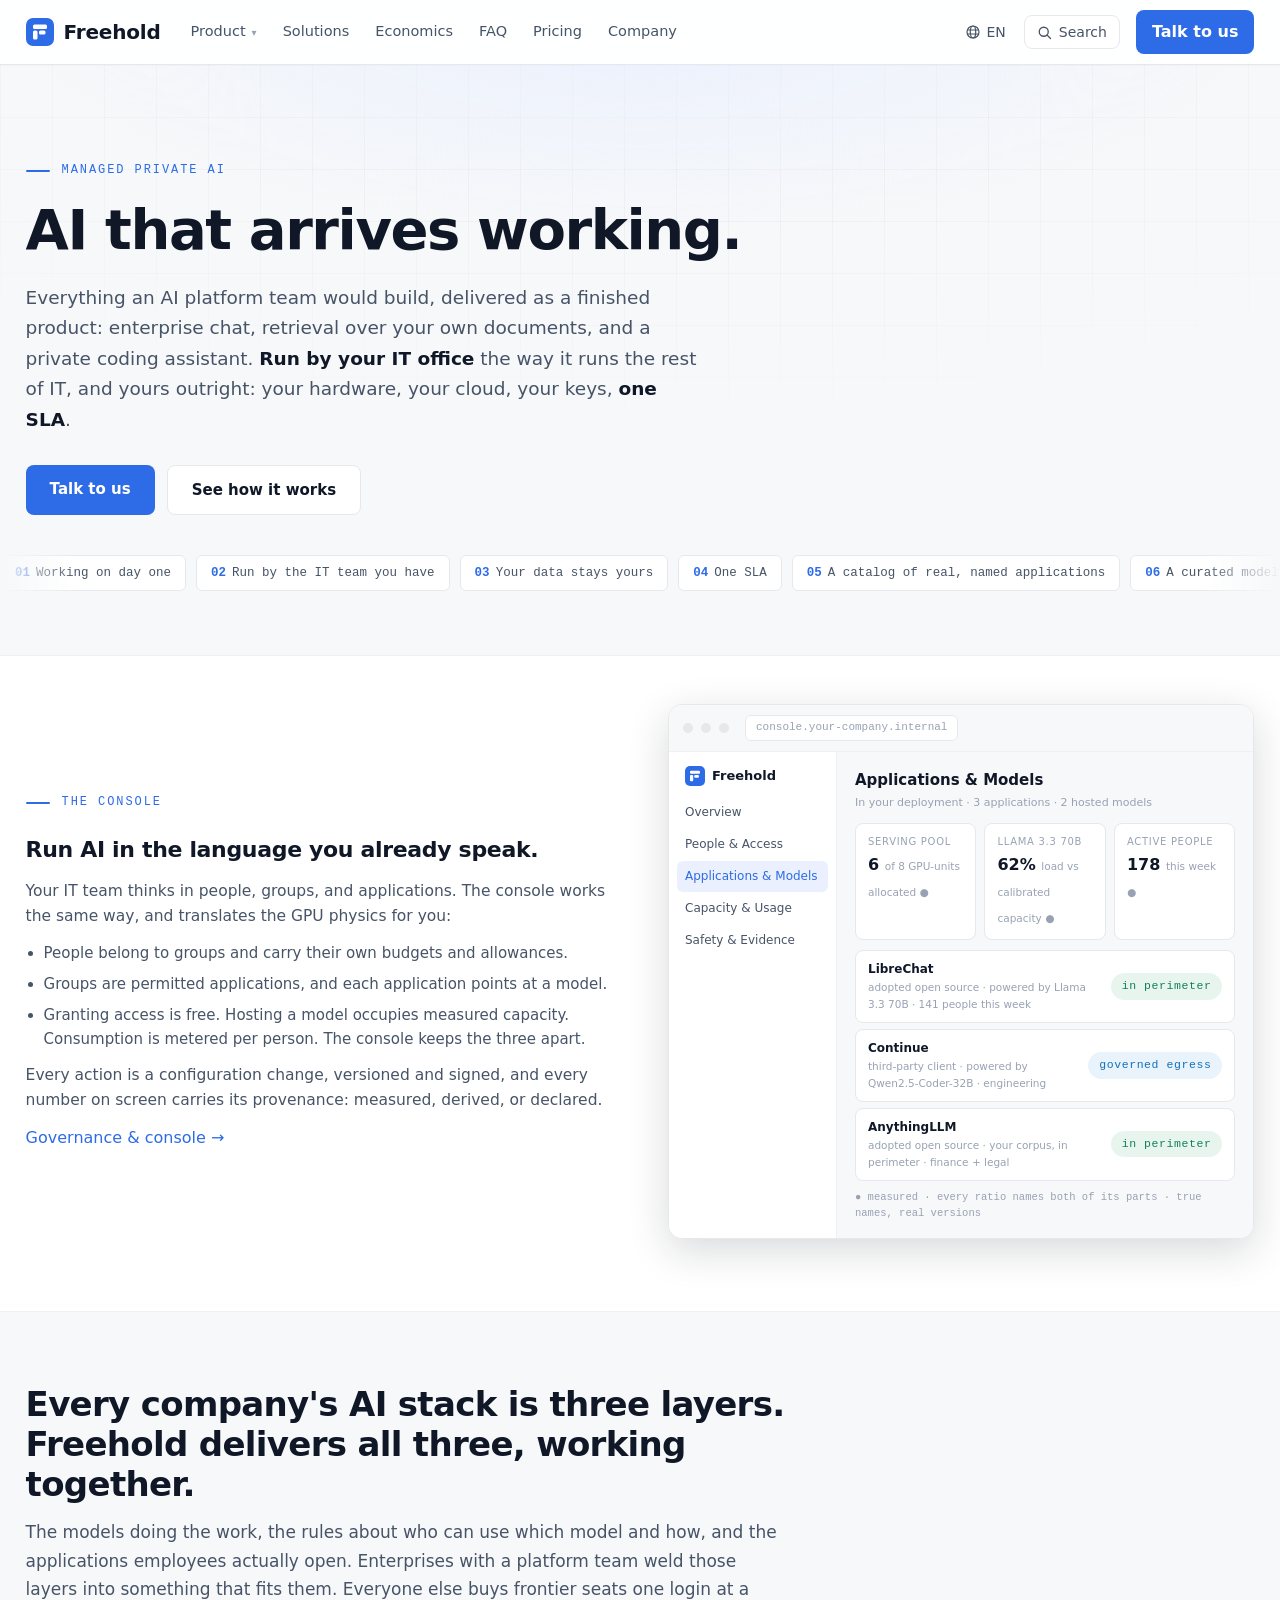
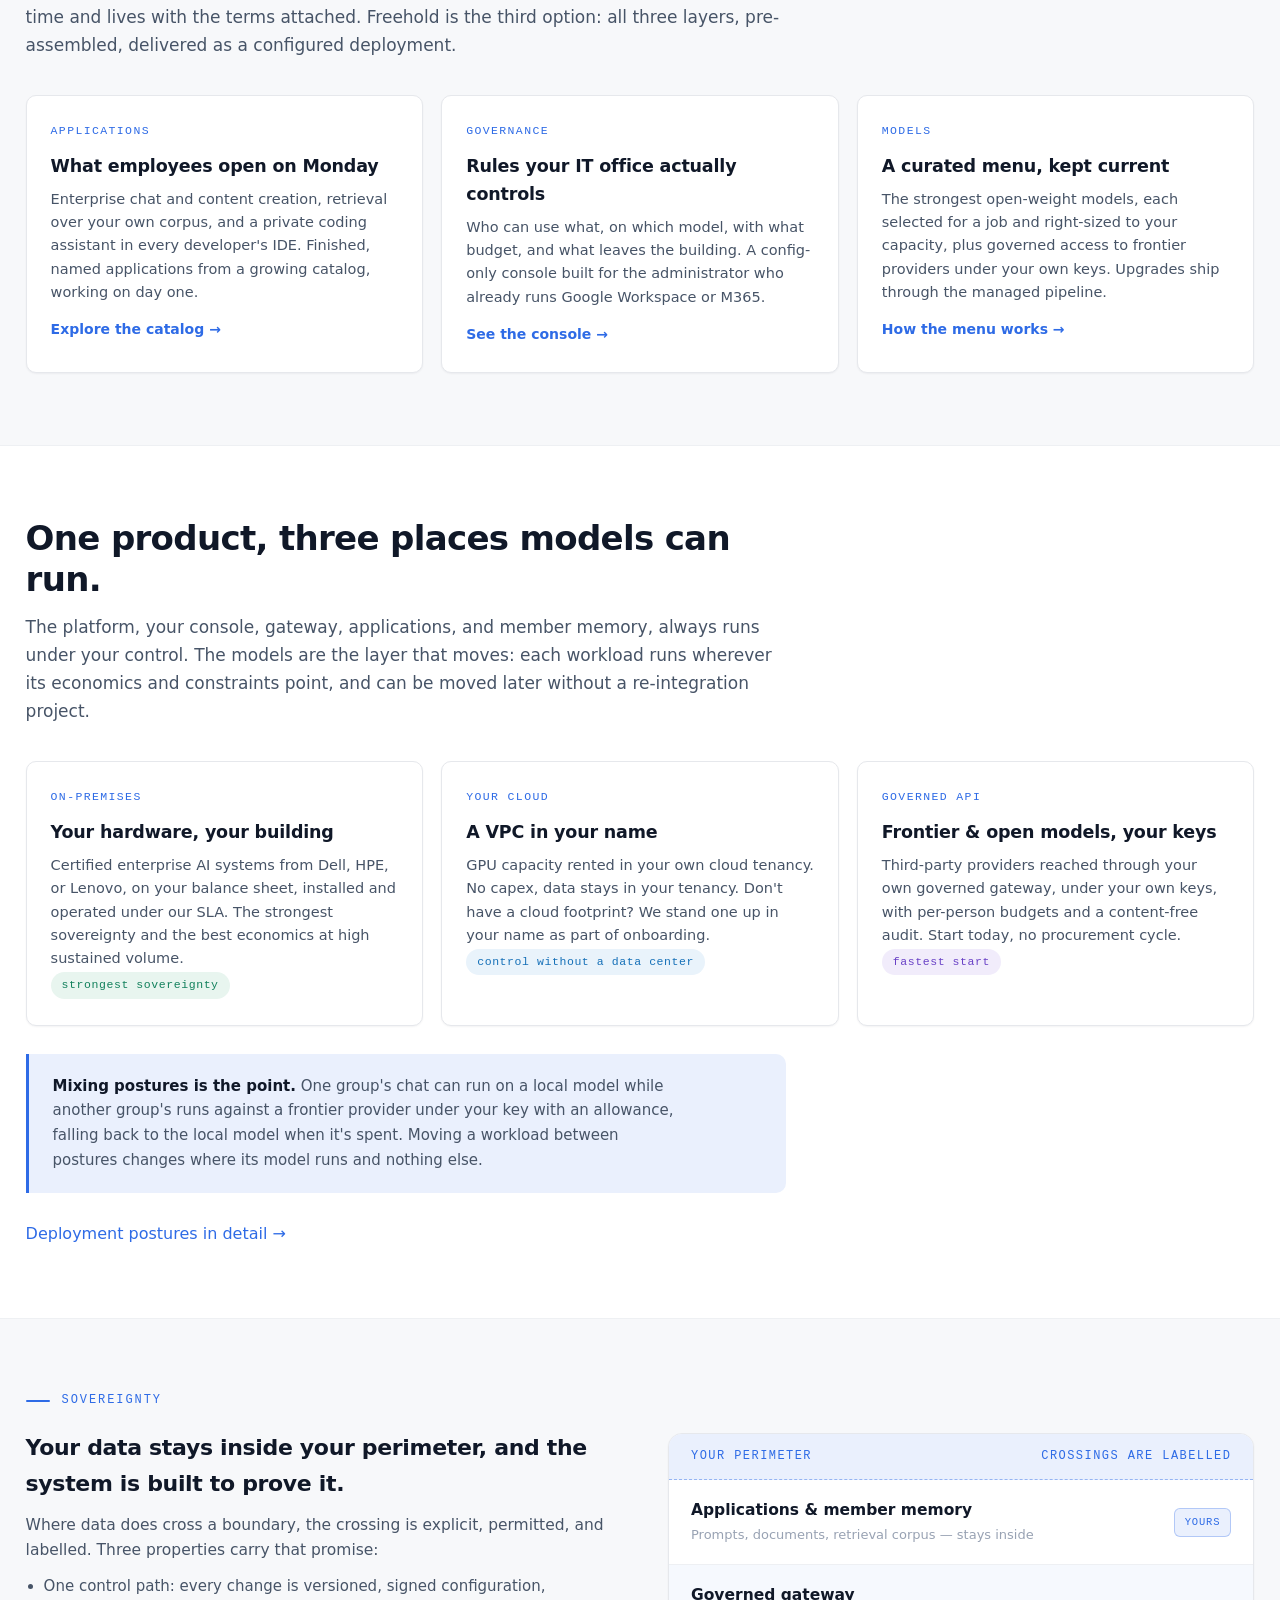
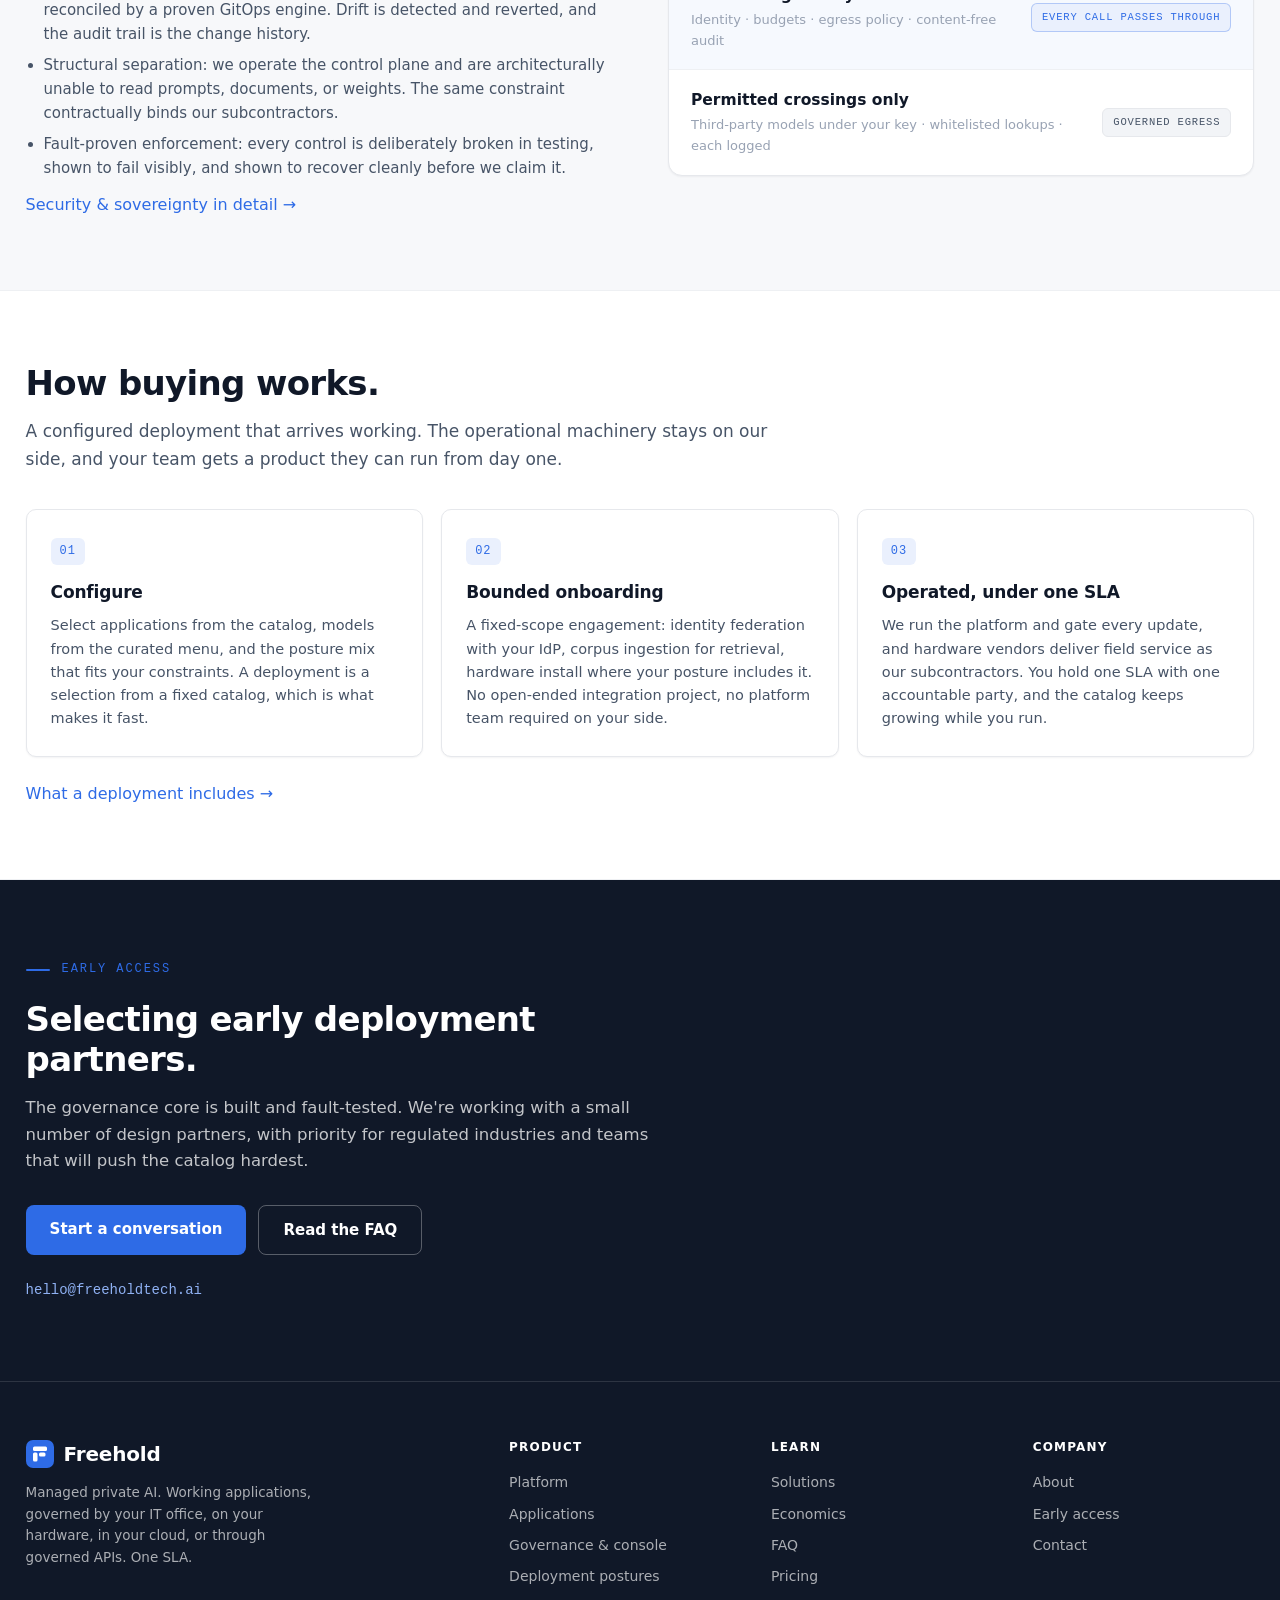
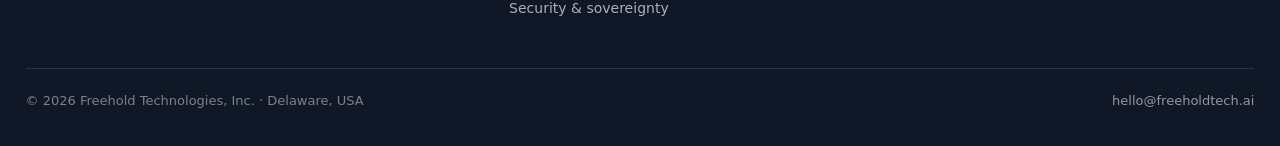
<file: index.html>
<!DOCTYPE html>
<html lang="en">
<head>
<meta charset="UTF-8">
<meta name="viewport" content="width=device-width, initial-scale=1.0">
<title>Freehold — AI that arrives working | Managed private AI</title>
<meta name="description" content="Everything an AI platform team would build, delivered as a finished product: enterprise chat, retrieval over your own documents, and a private coding assistant. Run by your IT office like the rest of IT, and yours outright: your hardware, your cloud, your keys. One SLA.">
<meta property="og:title" content="Freehold — AI that arrives working">
<meta property="og:description" content="Everything an AI platform team would build, delivered as a finished product, run by your IT office, and yours outright. One SLA.">
<meta property="og:type" content="website">
<meta property="og:url" content="https://freeholdtech.ai">
<link rel="canonical" href="https://freeholdtech.ai/">
<link rel="icon" href="data:image/svg+xml,%3Csvg xmlns='http://www.w3.org/2000/svg' viewBox='0 0 28 28'%3E%3Crect width='28' height='28' rx='7' fill='%232e6be6'/%3E%3Crect x='7' y='6.5' width='14' height='4.5' rx='1.5' fill='white'/%3E%3Crect x='7' y='12.5' width='4.5' height='9' rx='1.5' fill='white'/%3E%3Crect x='13' y='12.5' width='6.5' height='4' rx='1.5' fill='white'/%3E%3C/svg%3E">
<link rel="stylesheet" href="assets/site.css?v=10">
</head>
<body>

<header class="site-header">
  <div class="wrap header-inner">
    <a class="wordmark" href="./"><svg class="brand-tile" viewBox="0 0 28 28" aria-hidden="true"><rect width="28" height="28" rx="7" fill="var(--accent)"/><rect x="7" y="6.5" width="14" height="4.5" rx="1.5" fill="#fff"/><rect x="7" y="12.5" width="4.5" height="9" rx="1.5" fill="#fff"/><rect x="13" y="12.5" width="6.5" height="4" rx="1.5" fill="#fff"/></svg>Freehold</a>
    <input type="checkbox" id="nav-toggle" class="nav-toggle" aria-label="Toggle navigation">
    <nav class="main-nav" aria-label="Main">
      <ul>
        <li class="has-sub">
          <a href="platform/">Product</a>
          <ul class="submenu">
            <li><a href="platform/">Platform<span class="sub-d">A deployment that arrives working</span></a></li>
            <li><a href="applications/">Applications<span class="sub-d">The catalog your employees open</span></a></li>
            <li><a href="governance/">Governance &amp; console<span class="sub-d">Built for IT generalists</span></a></li>
            <li><a href="deployment/">Deployment postures<span class="sub-d">On-prem, your cloud, governed API</span></a></li>
            <li><a href="security/">Security &amp; sovereignty<span class="sub-d">Your data stays yours, by architecture</span></a></li>
          </ul>
        </li>
        <li><a href="solutions/">Solutions</a></li>
        <li><a href="economics/">Economics</a></li>
        <li><a href="faq/">FAQ</a></li>
        <li><a href="pricing/">Pricing</a></li>
        <li><a href="company/">Company</a></li>
      </ul>
    </nav>
    <div class="header-tools">
      <details class="lang-menu">
        <summary aria-label="Language: English"><svg width="16" height="16" viewBox="0 0 20 20" aria-hidden="true" fill="none" stroke="currentColor" stroke-width="1.5"><circle cx="10" cy="10" r="7.5"/><ellipse cx="10" cy="10" rx="3.4" ry="7.5"/><path d="M2.8 7.5h14.4M2.8 12.5h14.4"/></svg>EN</summary>
        <ul class="lang-list"><li><a href="./" aria-current="true">English</a></li></ul>
      </details>
      <button class="search-btn" type="button" data-search-open aria-label="Search the site"><svg width="15" height="15" viewBox="0 0 20 20" aria-hidden="true" fill="none" stroke="currentColor" stroke-width="1.8"><circle cx="9" cy="9" r="6"/><path d="M13.5 13.5L18 18" stroke-linecap="round"/></svg><span class="sb-label">Search</span></button>
      <a class="nav-cta" href="mailto:hello@freeholdtech.ai?subject=Freehold%20deployment">Talk to us</a>
      <label for="nav-toggle" class="nav-toggle-label"><svg width="20" height="20" viewBox="0 0 20 20" aria-hidden="true"><path d="M2 5h16M2 10h16M2 15h16" stroke="#101828" stroke-width="1.8" stroke-linecap="round"/></svg></label>
    </div>
  </div>
</header>

<div class="hero">
  <div class="hero-bg"></div>
  <div class="wrap">
    <div class="eyebrow">Managed Private AI</div>
    <h1>AI that arrives working.</h1>
    <p class="hero-sub">Everything an AI platform team would build, delivered as a finished product: enterprise chat, retrieval over your own documents, and a private coding assistant. <strong>Run by your IT office</strong> the way it runs the rest of IT, and yours outright: your hardware, your cloud, your keys, <strong>one SLA</strong>.</p>
    <div class="hero-ctas">
      <a class="btn btn-primary" href="mailto:hello@freeholdtech.ai?subject=Freehold%20deployment">Talk to us</a>
      <a class="btn btn-ghost" href="platform/">See how it works</a>
    </div>
    <div class="ticker" aria-label="Freehold in four points">
      <div class="ticker-track">
        <div class="tick-set"><span class="chip"><b>01</b>Working on day one</span><span class="chip"><b>02</b>Run by the IT team you have</span><span class="chip"><b>03</b>Your data stays yours</span><span class="chip"><b>04</b>One SLA</span><span class="chip"><b>05</b>A catalog of real, named applications</span><span class="chip"><b>06</b>A curated model menu, kept current</span><span class="chip"><b>07</b>Frontier providers under your own keys</span><span class="chip"><b>08</b>People, groups, applications, models</span><span class="chip"><b>09</b>Per-person budgets, enforced at the gateway</span><span class="chip"><b>10</b>Premium while it lasts, sovereign after</span><span class="chip"><b>11</b>A content-free audit trail</span><span class="chip"><b>12</b>Every number carries its provenance</span><span class="chip"><b>13</b>Changes versioned, signed, applied in seconds</span><span class="chip"><b>14</b>Egress allow-listed, logged, and labelled</span><span class="chip"><b>15</b>One governed memory beneath every app</span><span class="chip"><b>16</b>Air-gapped, controlled, or connected</span><span class="chip"><b>17</b>On-prem, your cloud, or governed APIs</span><span class="chip"><b>18</b>Offboard once, prove it everywhere</span></div>
        <div class="tick-set" aria-hidden="true"><span class="chip"><b>01</b>Working on day one</span><span class="chip"><b>02</b>Run by the IT team you have</span><span class="chip"><b>03</b>Your data stays yours</span><span class="chip"><b>04</b>One SLA</span><span class="chip"><b>05</b>A catalog of real, named applications</span><span class="chip"><b>06</b>A curated model menu, kept current</span><span class="chip"><b>07</b>Frontier providers under your own keys</span><span class="chip"><b>08</b>People, groups, applications, models</span><span class="chip"><b>09</b>Per-person budgets, enforced at the gateway</span><span class="chip"><b>10</b>Premium while it lasts, sovereign after</span><span class="chip"><b>11</b>A content-free audit trail</span><span class="chip"><b>12</b>Every number carries its provenance</span><span class="chip"><b>13</b>Changes versioned, signed, applied in seconds</span><span class="chip"><b>14</b>Egress allow-listed, logged, and labelled</span><span class="chip"><b>15</b>One governed memory beneath every app</span><span class="chip"><b>16</b>Air-gapped, controlled, or connected</span><span class="chip"><b>17</b>On-prem, your cloud, or governed APIs</span><span class="chip"><b>18</b>Offboard once, prove it everywhere</span></div>
      </div>
      </div>
    </div>
  </div>
</div>

<section class="alt">
  <div class="wrap">
    <div class="split">
      <div class="txt">
        <div class="eyebrow">The Console</div>
        <h3>Run AI in the language you already speak.</h3>
        <p>Your IT team thinks in people, groups, and applications. The console works the same way, and translates the GPU physics for you:</p>
        <ul>
          <li>People belong to groups and carry their own budgets and allowances.</li>
          <li>Groups are permitted applications, and each application points at a model.</li>
          <li>Granting access is free. Hosting a model occupies measured capacity. Consumption is metered per person. The console keeps the three apart.</li>
        </ul>
        <p>Every action is a configuration change, versioned and signed, and every number on screen carries its provenance: measured, derived, or declared.</p>
        <a class="foot-link" href="governance/">Governance &amp; console →</a>
      </div>
      <div>
        <div class="shot" role="img" aria-label="Illustration of the Freehold console's Applications and Models area">
          <div class="shot-top"><span class="shot-dot"></span><span class="shot-dot"></span><span class="shot-dot"></span><span class="shot-url">console.your-company.internal</span></div>
          <div class="shot-body">
            <div class="shot-side">
              <div class="shot-brand"><svg class="brand-tile" viewBox="0 0 28 28" aria-hidden="true"><rect width="28" height="28" rx="7" fill="var(--accent)"/><rect x="7" y="6.5" width="14" height="4.5" rx="1.5" fill="#fff"/><rect x="7" y="12.5" width="4.5" height="9" rx="1.5" fill="#fff"/><rect x="13" y="12.5" width="6.5" height="4" rx="1.5" fill="#fff"/></svg>Freehold</div>
              <ul class="shot-nav">
                <li>Overview</li>
                <li>People &amp; Access</li>
                <li class="on">Applications &amp; Models</li>
                <li>Capacity &amp; Usage</li>
                <li>Safety &amp; Evidence</li>
              </ul>
            </div>
            <div class="shot-main">
              <div class="shot-h">Applications &amp; Models</div>
              <div class="shot-sub">In your deployment · 3 applications · 2 hosted models</div>
              <div class="shot-kpis">
                <div class="shot-kpi"><div class="kl">Serving pool</div><div class="kv">6 <span class="u">of 8 GPU-units allocated &#9679;</span></div></div>
                <div class="shot-kpi"><div class="kl">Llama 3.3 70B</div><div class="kv">62% <span class="u">load vs calibrated capacity &#9679;</span></div></div>
                <div class="shot-kpi"><div class="kl">Active people</div><div class="kv">178 <span class="u">this week &#9679;</span></div></div>
              </div>
              <div class="shot-row"><div><div class="rn">LibreChat</div><div class="rd">adopted open source · powered by Llama 3.3 70B · 141 people this week</div></div><span class="pill pill-ok">in perimeter</span></div>
              <div class="shot-row"><div><div class="rn">Continue</div><div class="rd">third-party client · powered by Qwen2.5-Coder-32B · engineering</div></div><span class="pill pill-info">governed egress</span></div>
              <div class="shot-row"><div><div class="rn">AnythingLLM</div><div class="rd">adopted open source · your corpus, in perimeter · finance + legal</div></div><span class="pill pill-ok">in perimeter</span></div>
              <div class="shot-note">&#9679; measured · every ratio names both of its parts · true names, real versions</div>
            </div>
          </div>
        </div>
      </div>
    </div>
  </div>
</section>

<section>
  <div class="wrap">
    <div class="sec-head">
      <h2>Every company's AI stack is three layers. Freehold delivers all three, working together.</h2>
      <p>The models doing the work, the rules about who can use which model and how, and the applications employees actually open. Enterprises with a platform team weld those layers into something that fits them. Everyone else buys frontier seats one login at a time and lives with the terms attached. Freehold is the third option: all three layers, pre-assembled, delivered as a configured deployment.</p>
    </div>
    <div class="cards">
      <div class="card">
        <div class="k">Applications</div>
        <h3>What employees open on Monday</h3>
        <p>Enterprise chat and content creation, retrieval over your own corpus, and a private coding assistant in every developer's IDE. Finished, named applications from a growing catalog, working on day one.</p>
        <a class="foot-link" href="applications/">Explore the catalog →</a>
      </div>
      <div class="card">
        <div class="k">Governance</div>
        <h3>Rules your IT office actually controls</h3>
        <p>Who can use what, on which model, with what budget, and what leaves the building. A config-only console built for the administrator who already runs Google Workspace or M365.</p>
        <a class="foot-link" href="governance/">See the console →</a>
      </div>
      <div class="card">
        <div class="k">Models</div>
        <h3>A curated menu, kept current</h3>
        <p>The strongest open-weight models, each selected for a job and right-sized to your capacity, plus governed access to frontier providers under your own keys. Upgrades ship through the managed pipeline.</p>
        <a class="foot-link" href="platform/#models">How the menu works →</a>
      </div>
    </div>
  </div>
</section>

<section class="alt">
  <div class="wrap">
    <div class="sec-head">
      <h2>One product, three places models can run.</h2>
      <p>The platform, your console, gateway, applications, and member memory, always runs under your control. The models are the layer that moves: each workload runs wherever its economics and constraints point, and can be moved later without a re-integration project.</p>
    </div>
    <div class="cards">
      <div class="card">
        <div class="k">On-premises</div>
        <h3>Your hardware, your building</h3>
        <p>Certified enterprise AI systems from Dell, HPE, or Lenovo, on your balance sheet, installed and operated under our SLA. The strongest sovereignty and the best economics at high sustained volume.</p>
        <span class="pill pill-ok">strongest sovereignty</span>
      </div>
      <div class="card">
        <div class="k">Your cloud</div>
        <h3>A VPC in your name</h3>
        <p>GPU capacity rented in your own cloud tenancy. No capex, data stays in your tenancy. Don't have a cloud footprint? We stand one up in your name as part of onboarding.</p>
        <span class="pill pill-info">control without a data center</span>
      </div>
      <div class="card">
        <div class="k">Governed API</div>
        <h3>Frontier &amp; open models, your keys</h3>
        <p>Third-party providers reached through your own governed gateway, under your own keys, with per-person budgets and a content-free audit. Start today, no procurement cycle.</p>
        <span class="pill pill-pend">fastest start</span>
      </div>
    </div>
    <div class="callout">
      <p><strong>Mixing postures is the point.</strong> One group's chat can run on a local model while another group's runs against a frontier provider under your key with an allowance, falling back to the local model when it's spent. Moving a workload between postures changes where its model runs and nothing else.</p>
    </div>
    <div style="margin-top:8px"><a class="foot-link" href="deployment/">Deployment postures in detail →</a></div>
  </div>
</section>

<section>
  <div class="wrap">
    <div class="split">
      <div class="txt">
        <div class="eyebrow">Sovereignty</div>
        <h3>Your data stays inside your perimeter, and the system is built to prove it.</h3>
        <p>Where data does cross a boundary, the crossing is explicit, permitted, and labelled. Three properties carry that promise:</p>
        <ul>
          <li>One control path: every change is versioned, signed configuration, reconciled by a proven GitOps engine. Drift is detected and reverted, and the audit trail is the change history.</li>
          <li>Structural separation: we operate the control plane and are architecturally unable to read prompts, documents, or weights. The same constraint contractually binds our subcontractors.</li>
          <li>Fault-proven enforcement: every control is deliberately broken in testing, shown to fail visibly, and shown to recover cleanly before we claim it.</li>
        </ul>
        <a class="foot-link" href="security/">Security &amp; sovereignty in detail →</a>
      </div>
      <div>
        <div class="arch">
          <div class="arch-perimeter"><span>Your perimeter</span><span>crossings are labelled</span></div>
          <div class="layer">
            <div><div class="l-name">Applications &amp; member memory</div><div class="l-desc">Prompts, documents, retrieval corpus — stays inside</div></div>
            <span class="l-tag tag-ours">Yours</span>
          </div>
          <div class="layer layer-ours">
            <div><div class="l-name">Governed gateway</div><div class="l-desc">Identity · budgets · egress policy · content-free audit</div></div>
            <span class="l-tag tag-ours">Every call passes through</span>
          </div>
          <div class="layer">
            <div><div class="l-name">Permitted crossings only</div><div class="l-desc">Third-party models under your key · whitelisted lookups · each logged</div></div>
            <span class="l-tag tag-theirs">Governed egress</span>
          </div>
        </div>
      </div>
    </div>
  </div>
</section>

<section class="alt">
  <div class="wrap">
    <div class="sec-head">
      <h2>How buying works.</h2>
      <p>A configured deployment that arrives working. The operational machinery stays on our side, and your team gets a product they can run from day one.</p>
    </div>
    <div class="steps">
      <div class="step">
        <h3>Configure</h3>
        <p>Select applications from the catalog, models from the curated menu, and the posture mix that fits your constraints. A deployment is a selection from a fixed catalog, which is what makes it fast.</p>
      </div>
      <div class="step">
        <h3>Bounded onboarding</h3>
        <p>A fixed-scope engagement: identity federation with your IdP, corpus ingestion for retrieval, hardware install where your posture includes it. No open-ended integration project, no platform team required on your side.</p>
      </div>
      <div class="step">
        <h3>Operated, under one SLA</h3>
        <p>We run the platform and gate every update, and hardware vendors deliver field service as our subcontractors. You hold one SLA with one accountable party, and the catalog keeps growing while you run.</p>
      </div>
    </div>
    <div style="margin-top:24px"><a class="foot-link" href="platform/">What a deployment includes →</a></div>
  </div>
</section>

<div class="cta-band">
  <div class="wrap">
    <div class="eyebrow">Early access</div>
    <h2>Selecting early deployment partners.</h2>
    <p>The governance core is built and fault-tested. We're working with a small number of design partners, with priority for regulated industries and teams that will push the catalog hardest.</p>
    <div class="hero-ctas">
      <a class="btn btn-primary" href="mailto:hello@freeholdtech.ai?subject=Design%20partner%20conversation">Start a conversation</a>
      <a class="btn btn-ghost" href="faq/">Read the FAQ</a>
    </div>
    <div class="contact-line"><a href="mailto:hello@freeholdtech.ai">hello@freeholdtech.ai</a></div>
  </div>
</div>

<footer class="site-footer">
  <div class="wrap">
    <div class="foot-grid">
      <div class="foot-brand">
        <a class="wordmark" href="./"><svg class="brand-tile" viewBox="0 0 28 28" aria-hidden="true"><rect width="28" height="28" rx="7" fill="var(--accent)"/><rect x="7" y="6.5" width="14" height="4.5" rx="1.5" fill="#fff"/><rect x="7" y="12.5" width="4.5" height="9" rx="1.5" fill="#fff"/><rect x="13" y="12.5" width="6.5" height="4" rx="1.5" fill="#fff"/></svg>Freehold</a>
        <p>Managed private AI. Working applications, governed by your IT office, on your hardware, in your cloud, or through governed APIs. One SLA.</p>
      </div>
      <div class="foot-col">
        <h4>Product</h4>
        <ul>
          <li><a href="platform/">Platform</a></li>
          <li><a href="applications/">Applications</a></li>
          <li><a href="governance/">Governance &amp; console</a></li>
          <li><a href="deployment/">Deployment postures</a></li>
          <li><a href="security/">Security &amp; sovereignty</a></li>
        </ul>
      </div>
      <div class="foot-col">
        <h4>Learn</h4>
        <ul>
          <li><a href="solutions/">Solutions</a></li>
          <li><a href="economics/">Economics</a></li>
          <li><a href="faq/">FAQ</a></li>
          <li><a href="pricing/">Pricing</a></li>
        </ul>
      </div>
      <div class="foot-col">
        <h4>Company</h4>
        <ul>
          <li><a href="company/">About</a></li>
          <li><a href="company/#early-access">Early access</a></li>
          <li><a href="mailto:hello@freeholdtech.ai">Contact</a></li>
        </ul>
      </div>
    </div>
    <div class="foot-legal">
      <span>© <span id="yr">2026</span> Freehold Technologies, Inc. · Delaware, USA</span>
      <span><a href="mailto:hello@freeholdtech.ai">hello@freeholdtech.ai</a></span>
    </div>
  </div>
</footer>

<script src="assets/site.js?v=3"></script>
<div class="search-overlay" id="search-overlay" hidden>
  <div class="search-panel"><div id="search-box"></div></div>
</div>
<script src="assets/search.js?v=1" defer></script>
</body>
</html>
</file>
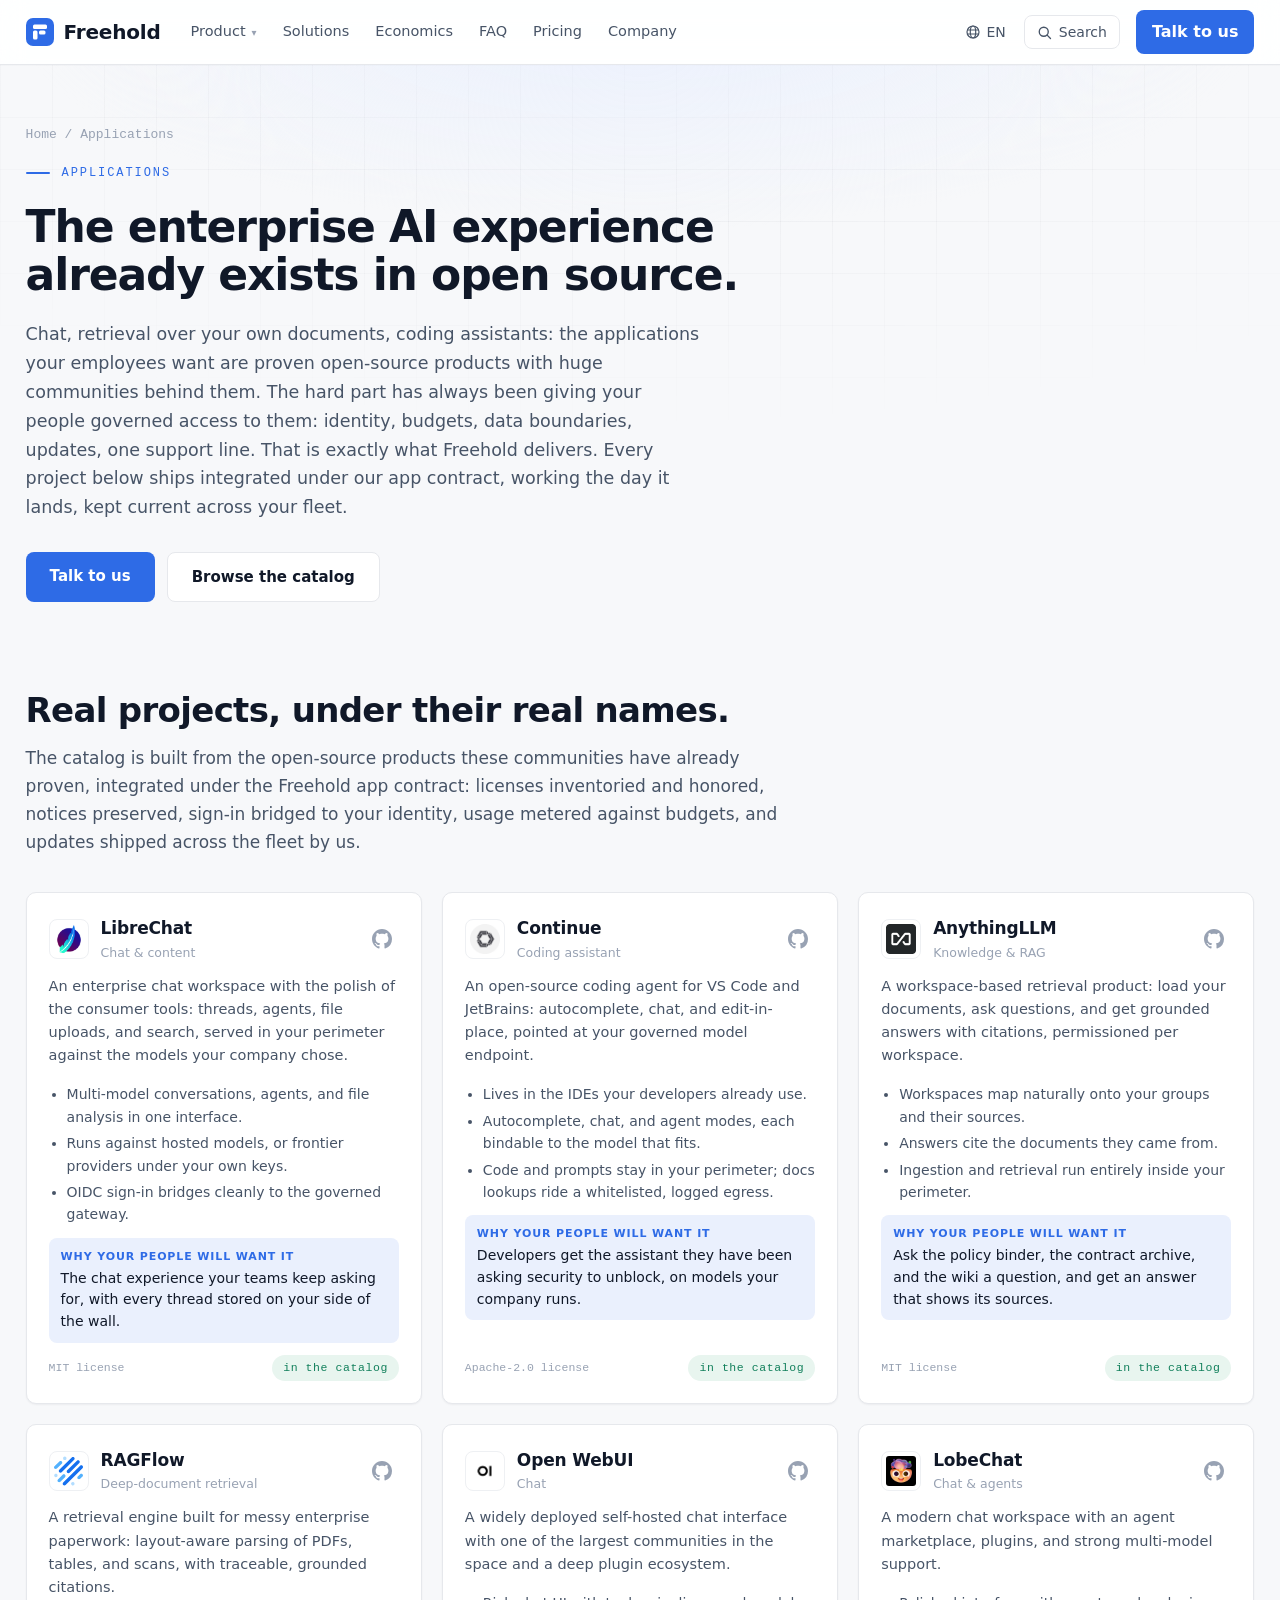
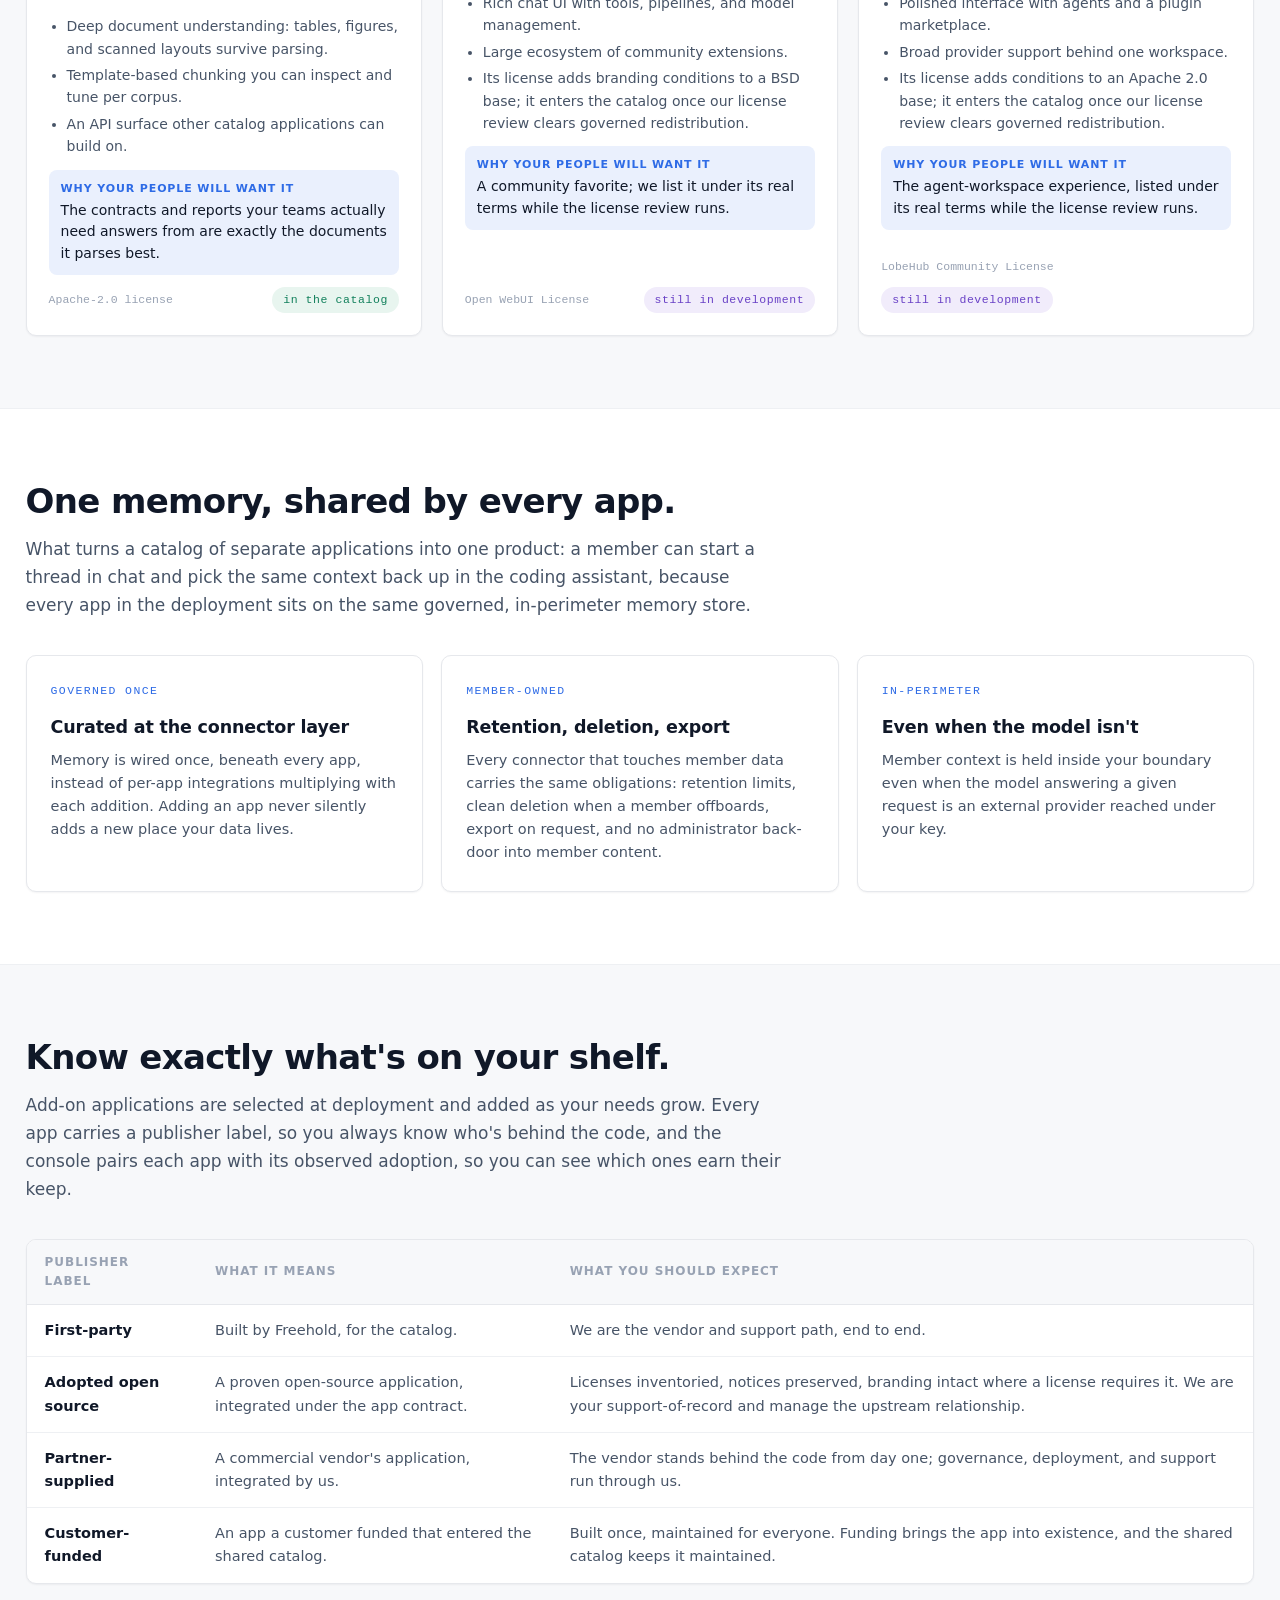
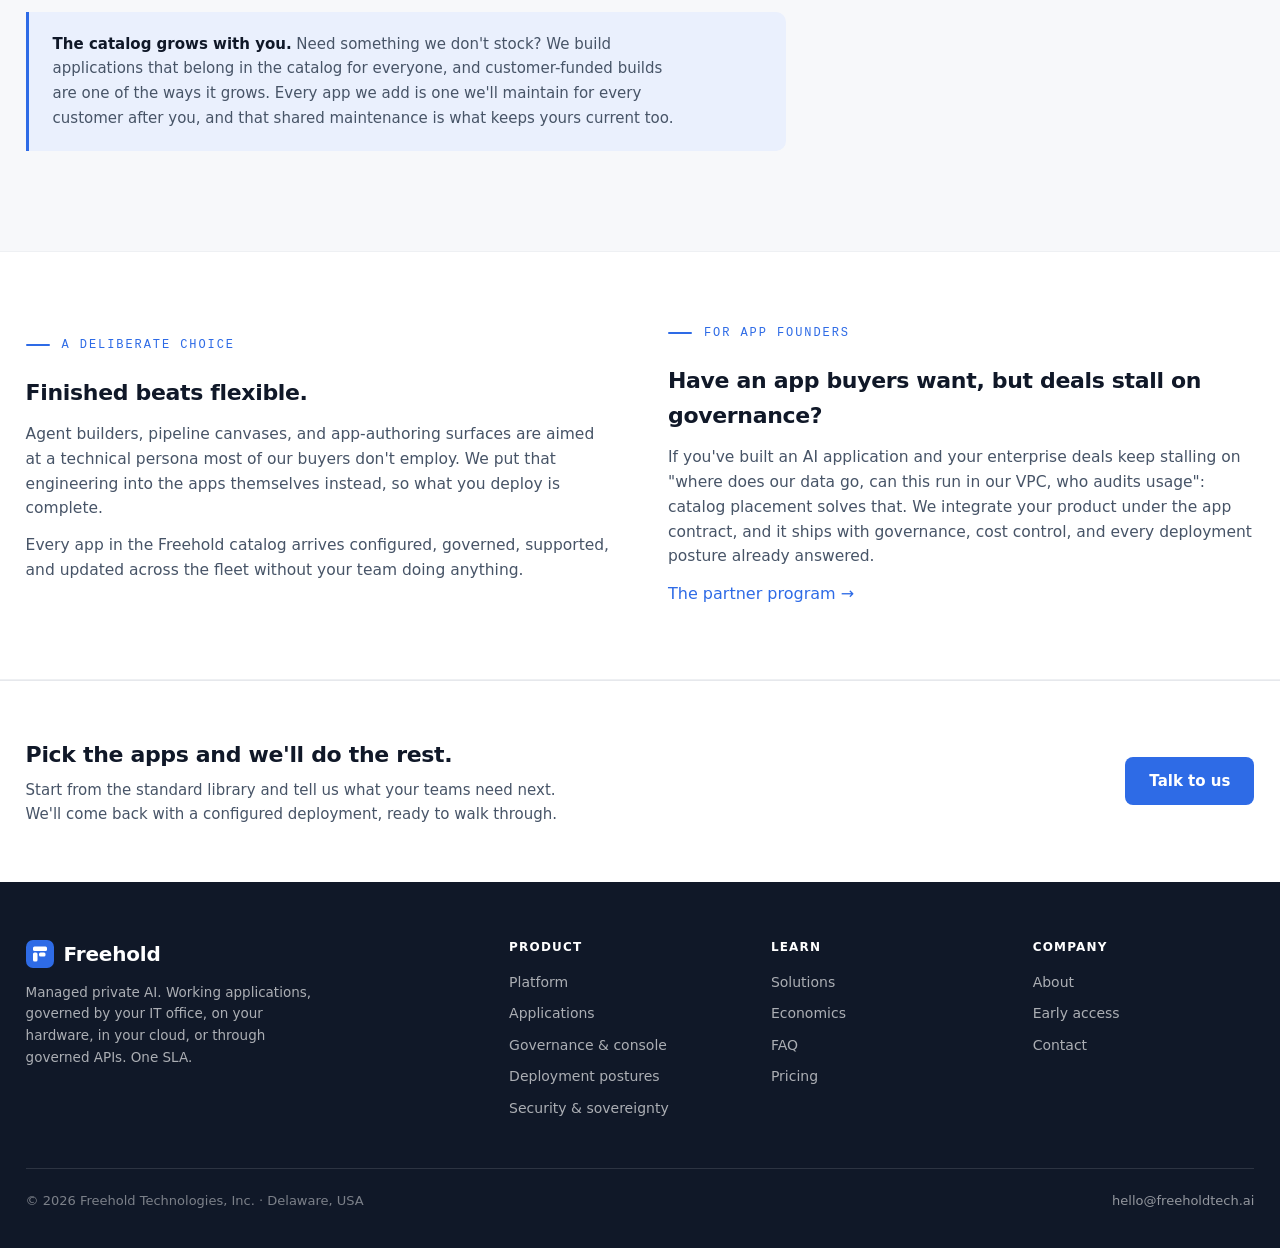
<file: applications/index.html>
<!DOCTYPE html>
<html lang="en">
<head>
<meta charset="UTF-8">
<meta name="viewport" content="width=device-width, initial-scale=1.0">
<title>Applications — The open-source catalog, governed | Freehold</title>
<meta name="description" content="The enterprise AI experience already exists in open source. The Freehold catalog delivers those proven projects governed: LibreChat, Continue, AnythingLLM, RAGFlow and more, integrated, metered, and kept current across your fleet.">
<meta property="og:title" content="Freehold Applications — The open-source catalog, governed">
<meta property="og:description" content="Proven open-source AI applications, delivered with enterprise control: identity, budgets, data boundaries, and updates, under one SLA.">
<meta property="og:type" content="website">
<meta property="og:url" content="https://freeholdtech.ai/applications/">
<link rel="canonical" href="https://freeholdtech.ai/applications/">
<link rel="icon" href="data:image/svg+xml,%3Csvg xmlns='http://www.w3.org/2000/svg' viewBox='0 0 28 28'%3E%3Crect width='28' height='28' rx='7' fill='%232e6be6'/%3E%3Crect x='7' y='6.5' width='14' height='4.5' rx='1.5' fill='white'/%3E%3Crect x='7' y='12.5' width='4.5' height='9' rx='1.5' fill='white'/%3E%3Crect x='13' y='12.5' width='6.5' height='4' rx='1.5' fill='white'/%3E%3C/svg%3E">
<link rel="stylesheet" href="../assets/site.css?v=10">
</head>
<body>

<header class="site-header">
  <div class="wrap header-inner">
    <a class="wordmark" href="../"><svg class="brand-tile" viewBox="0 0 28 28" aria-hidden="true"><rect width="28" height="28" rx="7" fill="var(--accent)"/><rect x="7" y="6.5" width="14" height="4.5" rx="1.5" fill="#fff"/><rect x="7" y="12.5" width="4.5" height="9" rx="1.5" fill="#fff"/><rect x="13" y="12.5" width="6.5" height="4" rx="1.5" fill="#fff"/></svg>Freehold</a>
    <input type="checkbox" id="nav-toggle" class="nav-toggle" aria-label="Toggle navigation">
    <nav class="main-nav" aria-label="Main">
      <ul>
        <li class="has-sub">
          <a href="../platform/">Product</a>
          <ul class="submenu">
            <li><a href="../platform/">Platform<span class="sub-d">A deployment that arrives working</span></a></li>
            <li><a href="../applications/" aria-current="page">Applications<span class="sub-d">The catalog your employees open</span></a></li>
            <li><a href="../governance/">Governance &amp; console<span class="sub-d">Built for IT generalists</span></a></li>
            <li><a href="../deployment/">Deployment postures<span class="sub-d">On-prem, your cloud, governed API</span></a></li>
            <li><a href="../security/">Security &amp; sovereignty<span class="sub-d">Your data stays yours, by architecture</span></a></li>
          </ul>
        </li>
        <li><a href="../solutions/">Solutions</a></li>
        <li><a href="../economics/">Economics</a></li>
        <li><a href="../faq/">FAQ</a></li>
        <li><a href="../pricing/">Pricing</a></li>
        <li><a href="../company/">Company</a></li>
      </ul>
    </nav>
    <div class="header-tools">
      <details class="lang-menu">
        <summary aria-label="Language: English"><svg width="16" height="16" viewBox="0 0 20 20" aria-hidden="true" fill="none" stroke="currentColor" stroke-width="1.5"><circle cx="10" cy="10" r="7.5"/><ellipse cx="10" cy="10" rx="3.4" ry="7.5"/><path d="M2.8 7.5h14.4M2.8 12.5h14.4"/></svg>EN</summary>
        <ul class="lang-list"><li><a href="./" aria-current="true">English</a></li></ul>
      </details>
      <button class="search-btn" type="button" data-search-open aria-label="Search the site"><svg width="15" height="15" viewBox="0 0 20 20" aria-hidden="true" fill="none" stroke="currentColor" stroke-width="1.8"><circle cx="9" cy="9" r="6"/><path d="M13.5 13.5L18 18" stroke-linecap="round"/></svg><span class="sb-label">Search</span></button>
      <a class="nav-cta" href="mailto:hello@freeholdtech.ai?subject=Freehold%20deployment">Talk to us</a>
      <label for="nav-toggle" class="nav-toggle-label"><svg width="20" height="20" viewBox="0 0 20 20" aria-hidden="true"><path d="M2 5h16M2 10h16M2 15h16" stroke="#101828" stroke-width="1.8" stroke-linecap="round"/></svg></label>
    </div>
  </div>
</header>

<div class="page-hero">
  <div class="hero-bg"></div>
  <div class="wrap">
    <div class="crumbs"><a href="../">Home</a> / Applications</div>
    <div class="eyebrow">Applications</div>
    <h1>The enterprise AI experience already exists in open source.</h1>
    <p class="hero-sub">Chat, retrieval over your own documents, coding assistants: the applications your employees want are proven open-source products with huge communities behind them. The hard part has always been giving your people governed access to them: identity, budgets, data boundaries, updates, one support line. That is exactly what Freehold delivers. Every project below ships integrated under our app contract, working the day it lands, kept current across your fleet.</p>
    <div class="hero-ctas">
      <a class="btn btn-primary" href="mailto:hello@freeholdtech.ai?subject=Freehold%20catalog">Talk to us</a>
      <a class="btn btn-ghost" href="#catalog">Browse the catalog</a>
    </div>
  </div>
</div>

<section id="catalog">
  <div class="wrap">
    <div class="sec-head">
      <h2>Real projects, under their real names.</h2>
      <p>The catalog is built from the open-source products these communities have already proven, integrated under the Freehold app contract: licenses inventoried and honored, notices preserved, sign-in bridged to your identity, usage metered against budgets, and updates shipped across the fleet by us.</p>
    </div>
    <div class="app-grid">
      <div class="app-card">
        <div class="app-head">
          <img class="app-logo" src="../assets/apps/librechat.png" alt="" width="40" height="40">
          <div><h3>LibreChat</h3><div class="app-cat">Chat &amp; content</div></div>
          <a class="app-git" href="https://github.com/danny-avila/LibreChat" aria-label="LibreChat on GitHub"><svg viewBox="0 0 16 16" width="20" height="20" aria-hidden="true" fill="currentColor"><path d="M8 0C3.58 0 0 3.58 0 8c0 3.54 2.29 6.53 5.47 7.59.4.07.55-.17.55-.38 0-.19-.01-.82-.01-1.49-2.01.37-2.53-.49-2.69-.94-.09-.23-.48-.94-.82-1.13-.28-.15-.68-.52-.01-.53.63-.01 1.08.58 1.23.82.72 1.21 1.87.87 2.33.66.07-.52.28-.87.51-1.07-1.78-.2-3.64-.89-3.64-3.95 0-.87.31-1.59.82-2.15-.08-.2-.36-1.02.08-2.12 0 0 .67-.21 2.2.82.64-.18 1.32-.27 2-.27.68 0 1.36.09 2 .27 1.53-1.04 2.2-.82 2.2-.82.44 1.1.16 1.92.08 2.12.51.56.82 1.27.82 2.15 0 3.07-1.87 3.75-3.65 3.95.29.25.54.73.54 1.48 0 1.07-.01 1.93-.01 2.2 0 .21.15.46.55.38A8.01 8.01 0 0 0 16 8c0-4.42-3.58-8-8-8z"/></svg></a>
        </div>
        <p>An enterprise chat workspace with the polish of the consumer tools: threads, agents, file uploads, and search, served in your perimeter against the models your company chose.</p>
        <ul>
          <li>Multi-model conversations, agents, and file analysis in one interface.</li>
          <li>Runs against hosted models, or frontier providers under your own keys.</li>
          <li>OIDC sign-in bridges cleanly to the governed gateway.</li>
        </ul>
        <div class="app-why"><div class="k">Why your people will want it</div>The chat experience your teams keep asking for, with every thread stored on your side of the wall.</div>
        <div class="app-meta">
          <span class="app-lic">MIT license</span>
          <span class="pill pill-ok">in the catalog</span>
        </div>
      </div>
      <div class="app-card">
        <div class="app-head">
          <img class="app-logo" src="../assets/apps/continue.png" alt="" width="40" height="40">
          <div><h3>Continue</h3><div class="app-cat">Coding assistant</div></div>
          <a class="app-git" href="https://github.com/continuedev/continue" aria-label="Continue on GitHub"><svg viewBox="0 0 16 16" width="20" height="20" aria-hidden="true" fill="currentColor"><path d="M8 0C3.58 0 0 3.58 0 8c0 3.54 2.29 6.53 5.47 7.59.4.07.55-.17.55-.38 0-.19-.01-.82-.01-1.49-2.01.37-2.53-.49-2.69-.94-.09-.23-.48-.94-.82-1.13-.28-.15-.68-.52-.01-.53.63-.01 1.08.58 1.23.82.72 1.21 1.87.87 2.33.66.07-.52.28-.87.51-1.07-1.78-.2-3.64-.89-3.64-3.95 0-.87.31-1.59.82-2.15-.08-.2-.36-1.02.08-2.12 0 0 .67-.21 2.2.82.64-.18 1.32-.27 2-.27.68 0 1.36.09 2 .27 1.53-1.04 2.2-.82 2.2-.82.44 1.1.16 1.92.08 2.12.51.56.82 1.27.82 2.15 0 3.07-1.87 3.75-3.65 3.95.29.25.54.73.54 1.48 0 1.07-.01 1.93-.01 2.2 0 .21.15.46.55.38A8.01 8.01 0 0 0 16 8c0-4.42-3.58-8-8-8z"/></svg></a>
        </div>
        <p>An open-source coding agent for VS Code and JetBrains: autocomplete, chat, and edit-in-place, pointed at your governed model endpoint.</p>
        <ul>
          <li>Lives in the IDEs your developers already use.</li>
          <li>Autocomplete, chat, and agent modes, each bindable to the model that fits.</li>
          <li>Code and prompts stay in your perimeter; docs lookups ride a whitelisted, logged egress.</li>
        </ul>
        <div class="app-why"><div class="k">Why your people will want it</div>Developers get the assistant they have been asking security to unblock, on models your company runs.</div>
        <div class="app-meta">
          <span class="app-lic">Apache-2.0 license</span>
          <span class="pill pill-ok">in the catalog</span>
        </div>
      </div>
      <div class="app-card">
        <div class="app-head">
          <img class="app-logo" src="../assets/apps/anythingllm.png" alt="" width="40" height="40">
          <div><h3>AnythingLLM</h3><div class="app-cat">Knowledge &amp; RAG</div></div>
          <a class="app-git" href="https://github.com/Mintplex-Labs/anything-llm" aria-label="AnythingLLM on GitHub"><svg viewBox="0 0 16 16" width="20" height="20" aria-hidden="true" fill="currentColor"><path d="M8 0C3.58 0 0 3.58 0 8c0 3.54 2.29 6.53 5.47 7.59.4.07.55-.17.55-.38 0-.19-.01-.82-.01-1.49-2.01.37-2.53-.49-2.69-.94-.09-.23-.48-.94-.82-1.13-.28-.15-.68-.52-.01-.53.63-.01 1.08.58 1.23.82.72 1.21 1.87.87 2.33.66.07-.52.28-.87.51-1.07-1.78-.2-3.64-.89-3.64-3.95 0-.87.31-1.59.82-2.15-.08-.2-.36-1.02.08-2.12 0 0 .67-.21 2.2.82.64-.18 1.32-.27 2-.27.68 0 1.36.09 2 .27 1.53-1.04 2.2-.82 2.2-.82.44 1.1.16 1.92.08 2.12.51.56.82 1.27.82 2.15 0 3.07-1.87 3.75-3.65 3.95.29.25.54.73.54 1.48 0 1.07-.01 1.93-.01 2.2 0 .21.15.46.55.38A8.01 8.01 0 0 0 16 8c0-4.42-3.58-8-8-8z"/></svg></a>
        </div>
        <p>A workspace-based retrieval product: load your documents, ask questions, and get grounded answers with citations, permissioned per workspace.</p>
        <ul>
          <li>Workspaces map naturally onto your groups and their sources.</li>
          <li>Answers cite the documents they came from.</li>
          <li>Ingestion and retrieval run entirely inside your perimeter.</li>
        </ul>
        <div class="app-why"><div class="k">Why your people will want it</div>Ask the policy binder, the contract archive, and the wiki a question, and get an answer that shows its sources.</div>
        <div class="app-meta">
          <span class="app-lic">MIT license</span>
          <span class="pill pill-ok">in the catalog</span>
        </div>
      </div>
      <div class="app-card">
        <div class="app-head">
          <img class="app-logo" src="../assets/apps/ragflow.svg" alt="" width="40" height="40">
          <div><h3>RAGFlow</h3><div class="app-cat">Deep-document retrieval</div></div>
          <a class="app-git" href="https://github.com/infiniflow/ragflow" aria-label="RAGFlow on GitHub"><svg viewBox="0 0 16 16" width="20" height="20" aria-hidden="true" fill="currentColor"><path d="M8 0C3.58 0 0 3.58 0 8c0 3.54 2.29 6.53 5.47 7.59.4.07.55-.17.55-.38 0-.19-.01-.82-.01-1.49-2.01.37-2.53-.49-2.69-.94-.09-.23-.48-.94-.82-1.13-.28-.15-.68-.52-.01-.53.63-.01 1.08.58 1.23.82.72 1.21 1.87.87 2.33.66.07-.52.28-.87.51-1.07-1.78-.2-3.64-.89-3.64-3.95 0-.87.31-1.59.82-2.15-.08-.2-.36-1.02.08-2.12 0 0 .67-.21 2.2.82.64-.18 1.32-.27 2-.27.68 0 1.36.09 2 .27 1.53-1.04 2.2-.82 2.2-.82.44 1.1.16 1.92.08 2.12.51.56.82 1.27.82 2.15 0 3.07-1.87 3.75-3.65 3.95.29.25.54.73.54 1.48 0 1.07-.01 1.93-.01 2.2 0 .21.15.46.55.38A8.01 8.01 0 0 0 16 8c0-4.42-3.58-8-8-8z"/></svg></a>
        </div>
        <p>A retrieval engine built for messy enterprise paperwork: layout-aware parsing of PDFs, tables, and scans, with traceable, grounded citations.</p>
        <ul>
          <li>Deep document understanding: tables, figures, and scanned layouts survive parsing.</li>
          <li>Template-based chunking you can inspect and tune per corpus.</li>
          <li>An API surface other catalog applications can build on.</li>
        </ul>
        <div class="app-why"><div class="k">Why your people will want it</div>The contracts and reports your teams actually need answers from are exactly the documents it parses best.</div>
        <div class="app-meta">
          <span class="app-lic">Apache-2.0 license</span>
          <span class="pill pill-ok">in the catalog</span>
        </div>
      </div>
      <div class="app-card">
        <div class="app-head">
          <img class="app-logo" src="../assets/apps/openwebui.png" alt="" width="40" height="40">
          <div><h3>Open WebUI</h3><div class="app-cat">Chat</div></div>
          <a class="app-git" href="https://github.com/open-webui/open-webui" aria-label="Open WebUI on GitHub"><svg viewBox="0 0 16 16" width="20" height="20" aria-hidden="true" fill="currentColor"><path d="M8 0C3.58 0 0 3.58 0 8c0 3.54 2.29 6.53 5.47 7.59.4.07.55-.17.55-.38 0-.19-.01-.82-.01-1.49-2.01.37-2.53-.49-2.69-.94-.09-.23-.48-.94-.82-1.13-.28-.15-.68-.52-.01-.53.63-.01 1.08.58 1.23.82.72 1.21 1.87.87 2.33.66.07-.52.28-.87.51-1.07-1.78-.2-3.64-.89-3.64-3.95 0-.87.31-1.59.82-2.15-.08-.2-.36-1.02.08-2.12 0 0 .67-.21 2.2.82.64-.18 1.32-.27 2-.27.68 0 1.36.09 2 .27 1.53-1.04 2.2-.82 2.2-.82.44 1.1.16 1.92.08 2.12.51.56.82 1.27.82 2.15 0 3.07-1.87 3.75-3.65 3.95.29.25.54.73.54 1.48 0 1.07-.01 1.93-.01 2.2 0 .21.15.46.55.38A8.01 8.01 0 0 0 16 8c0-4.42-3.58-8-8-8z"/></svg></a>
        </div>
        <p>A widely deployed self-hosted chat interface with one of the largest communities in the space and a deep plugin ecosystem.</p>
        <ul>
          <li>Rich chat UI with tools, pipelines, and model management.</li>
          <li>Large ecosystem of community extensions.</li>
          <li>Its license adds branding conditions to a BSD base; it enters the catalog once our license review clears governed redistribution.</li>
        </ul>
        <div class="app-why"><div class="k">Why your people will want it</div>A community favorite; we list it under its real terms while the license review runs.</div>
        <div class="app-meta">
          <span class="app-lic">Open WebUI License</span>
          <span class="pill pill-pend">still in development</span>
        </div>
      </div>
      <div class="app-card">
        <div class="app-head">
          <img class="app-logo" src="../assets/apps/lobechat.png" alt="" width="40" height="40">
          <div><h3>LobeChat</h3><div class="app-cat">Chat &amp; agents</div></div>
          <a class="app-git" href="https://github.com/lobehub/lobe-chat" aria-label="LobeChat on GitHub"><svg viewBox="0 0 16 16" width="20" height="20" aria-hidden="true" fill="currentColor"><path d="M8 0C3.58 0 0 3.58 0 8c0 3.54 2.29 6.53 5.47 7.59.4.07.55-.17.55-.38 0-.19-.01-.82-.01-1.49-2.01.37-2.53-.49-2.69-.94-.09-.23-.48-.94-.82-1.13-.28-.15-.68-.52-.01-.53.63-.01 1.08.58 1.23.82.72 1.21 1.87.87 2.33.66.07-.52.28-.87.51-1.07-1.78-.2-3.64-.89-3.64-3.95 0-.87.31-1.59.82-2.15-.08-.2-.36-1.02.08-2.12 0 0 .67-.21 2.2.82.64-.18 1.32-.27 2-.27.68 0 1.36.09 2 .27 1.53-1.04 2.2-.82 2.2-.82.44 1.1.16 1.92.08 2.12.51.56.82 1.27.82 2.15 0 3.07-1.87 3.75-3.65 3.95.29.25.54.73.54 1.48 0 1.07-.01 1.93-.01 2.2 0 .21.15.46.55.38A8.01 8.01 0 0 0 16 8c0-4.42-3.58-8-8-8z"/></svg></a>
        </div>
        <p>A modern chat workspace with an agent marketplace, plugins, and strong multi-model support.</p>
        <ul>
          <li>Polished interface with agents and a plugin marketplace.</li>
          <li>Broad provider support behind one workspace.</li>
          <li>Its license adds conditions to an Apache 2.0 base; it enters the catalog once our license review clears governed redistribution.</li>
        </ul>
        <div class="app-why"><div class="k">Why your people will want it</div>The agent-workspace experience, listed under its real terms while the license review runs.</div>
        <div class="app-meta">
          <span class="app-lic">LobeHub Community License</span>
          <span class="pill pill-pend">still in development</span>
        </div>
      </div>
    </div>
  </div>
</section>

<section class="alt">
  <div class="wrap">
    <div class="sec-head">
      <h2>One memory, shared by every app.</h2>
      <p>What turns a catalog of separate applications into one product: a member can start a thread in chat and pick the same context back up in the coding assistant, because every app in the deployment sits on the same governed, in-perimeter memory store.</p>
    </div>
    <div class="cards">
      <div class="card">
        <div class="k">Governed once</div>
        <h3>Curated at the connector layer</h3>
        <p>Memory is wired once, beneath every app, instead of per-app integrations multiplying with each addition. Adding an app never silently adds a new place your data lives.</p>
      </div>
      <div class="card">
        <div class="k">Member-owned</div>
        <h3>Retention, deletion, export</h3>
        <p>Every connector that touches member data carries the same obligations: retention limits, clean deletion when a member offboards, export on request, and no administrator back-door into member content.</p>
      </div>
      <div class="card">
        <div class="k">In-perimeter</div>
        <h3>Even when the model isn't</h3>
        <p>Member context is held inside your boundary even when the model answering a given request is an external provider reached under your key.</p>
      </div>
    </div>
  </div>
</section>

<section>
  <div class="wrap">
    <div class="sec-head">
      <h2>Know exactly what's on your shelf.</h2>
      <p>Add-on applications are selected at deployment and added as your needs grow. Every app carries a publisher label, so you always know who's behind the code, and the console pairs each app with its observed adoption, so you can see which ones earn their keep.</p>
    </div>
    <div class="tbl-scroll">
      <table>
        <thead><tr><th>Publisher label</th><th>What it means</th><th>What you should expect</th></tr></thead>
        <tbody>
          <tr>
            <td>First-party</td>
            <td>Built by Freehold, for the catalog.</td>
            <td>We are the vendor and support path, end to end.</td>
          </tr>
          <tr>
            <td>Adopted open source</td>
            <td>A proven open-source application, integrated under the app contract.</td>
            <td>Licenses inventoried, notices preserved, branding intact where a license requires it. We are your support-of-record and manage the upstream relationship.</td>
          </tr>
          <tr>
            <td>Partner-supplied</td>
            <td>A commercial vendor's application, integrated by us.</td>
            <td>The vendor stands behind the code from day one; governance, deployment, and support run through us.</td>
          </tr>
          <tr>
            <td>Customer-funded</td>
            <td>An app a customer funded that entered the shared catalog.</td>
            <td>Built once, maintained for everyone. Funding brings the app into existence, and the shared catalog keeps it maintained.</td>
          </tr>
        </tbody>
      </table>
    </div>
    <div class="callout">
      <p><strong>The catalog grows with you.</strong> Need something we don't stock? We build applications that belong in the catalog for everyone, and customer-funded builds are one of the ways it grows. Every app we add is one we'll maintain for every customer after you, and that shared maintenance is what keeps yours current too.</p>
    </div>
  </div>
</section>

<section class="alt">
  <div class="wrap">
    <div class="split">
      <div class="txt">
        <div class="eyebrow">A deliberate choice</div>
        <h3>Finished beats flexible.</h3>
        <p>Agent builders, pipeline canvases, and app-authoring surfaces are aimed at a technical persona most of our buyers don't employ. We put that engineering into the apps themselves instead, so what you deploy is complete.</p>
        <p>Every app in the Freehold catalog arrives configured, governed, supported, and updated across the fleet without your team doing anything.</p>
      </div>
      <div class="txt">
        <div class="eyebrow">For app founders</div>
        <h3>Have an app buyers want, but deals stall on governance?</h3>
        <p>If you've built an AI application and your enterprise deals keep stalling on "where does our data go, can this run in our VPC, who audits usage": catalog placement solves that. We integrate your product under the app contract, and it ships with governance, cost control, and every deployment posture already answered.</p>
        <a class="foot-link" href="../company/#partners">The partner program →</a>
      </div>
    </div>
  </div>
</section>

<div class="closer">
  <div class="wrap closer-inner">
    <div>
      <h3>Pick the apps and we'll do the rest.</h3>
      <p>Start from the standard library and tell us what your teams need next. We'll come back with a configured deployment, ready to walk through.</p>
    </div>
    <a class="btn btn-primary" href="mailto:hello@freeholdtech.ai?subject=Freehold%20catalog">Talk to us</a>
  </div>
</div>

<footer class="site-footer">
  <div class="wrap">
    <div class="foot-grid">
      <div class="foot-brand">
        <a class="wordmark" href="../"><svg class="brand-tile" viewBox="0 0 28 28" aria-hidden="true"><rect width="28" height="28" rx="7" fill="var(--accent)"/><rect x="7" y="6.5" width="14" height="4.5" rx="1.5" fill="#fff"/><rect x="7" y="12.5" width="4.5" height="9" rx="1.5" fill="#fff"/><rect x="13" y="12.5" width="6.5" height="4" rx="1.5" fill="#fff"/></svg>Freehold</a>
        <p>Managed private AI. Working applications, governed by your IT office, on your hardware, in your cloud, or through governed APIs. One SLA.</p>
      </div>
      <div class="foot-col">
        <h4>Product</h4>
        <ul>
          <li><a href="../platform/">Platform</a></li>
          <li><a href="../applications/">Applications</a></li>
          <li><a href="../governance/">Governance &amp; console</a></li>
          <li><a href="../deployment/">Deployment postures</a></li>
          <li><a href="../security/">Security &amp; sovereignty</a></li>
        </ul>
      </div>
      <div class="foot-col">
        <h4>Learn</h4>
        <ul>
          <li><a href="../solutions/">Solutions</a></li>
          <li><a href="../economics/">Economics</a></li>
          <li><a href="../faq/">FAQ</a></li>
          <li><a href="../pricing/">Pricing</a></li>
        </ul>
      </div>
      <div class="foot-col">
        <h4>Company</h4>
        <ul>
          <li><a href="../company/">About</a></li>
          <li><a href="../company/#early-access">Early access</a></li>
          <li><a href="mailto:hello@freeholdtech.ai">Contact</a></li>
        </ul>
      </div>
    </div>
    <div class="foot-legal">
      <span>© <span id="yr">2026</span> Freehold Technologies, Inc. · Delaware, USA</span>
      <span><a href="mailto:hello@freeholdtech.ai">hello@freeholdtech.ai</a></span>
    </div>
  </div>
</footer>

<script src="../assets/site.js?v=3"></script>
<div class="search-overlay" id="search-overlay" hidden>
  <div class="search-panel"><div id="search-box"></div></div>
</div>
<script src="../assets/search.js?v=1" defer></script>
</body>
</html>
</file>
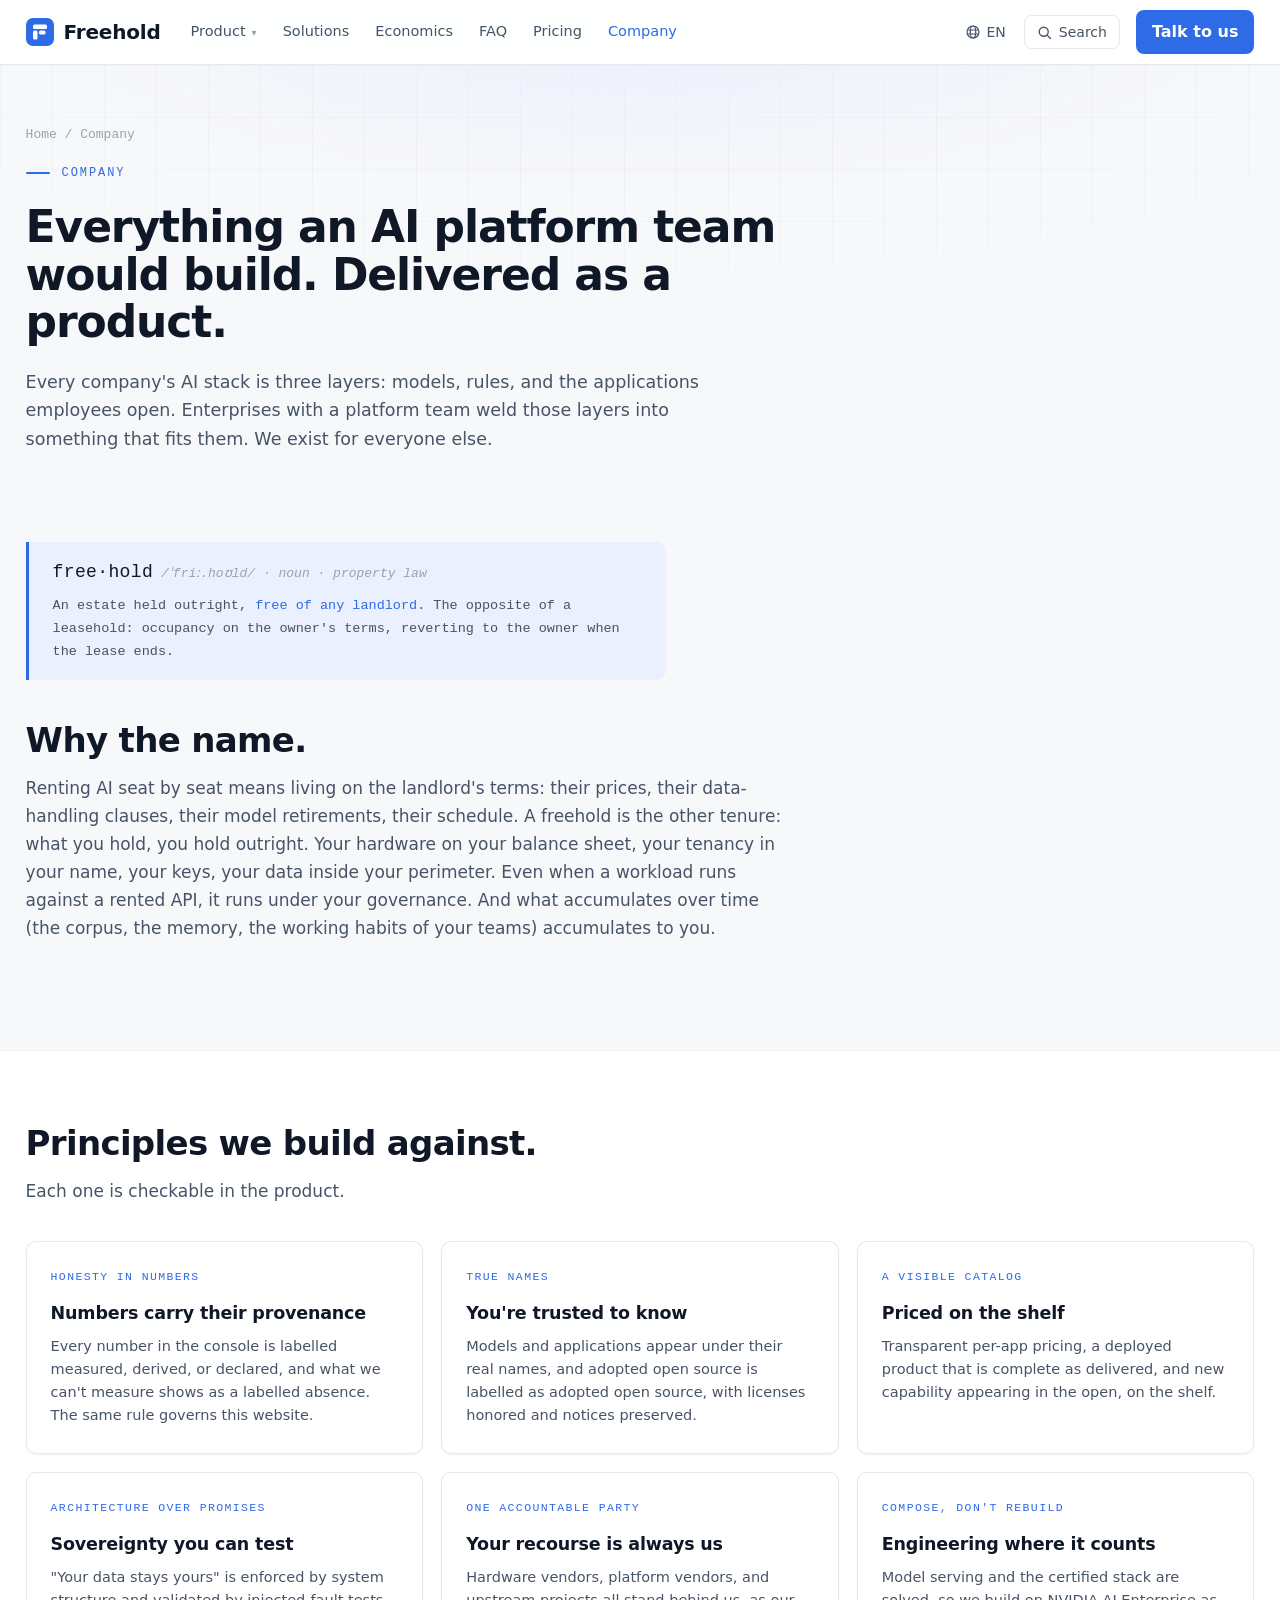
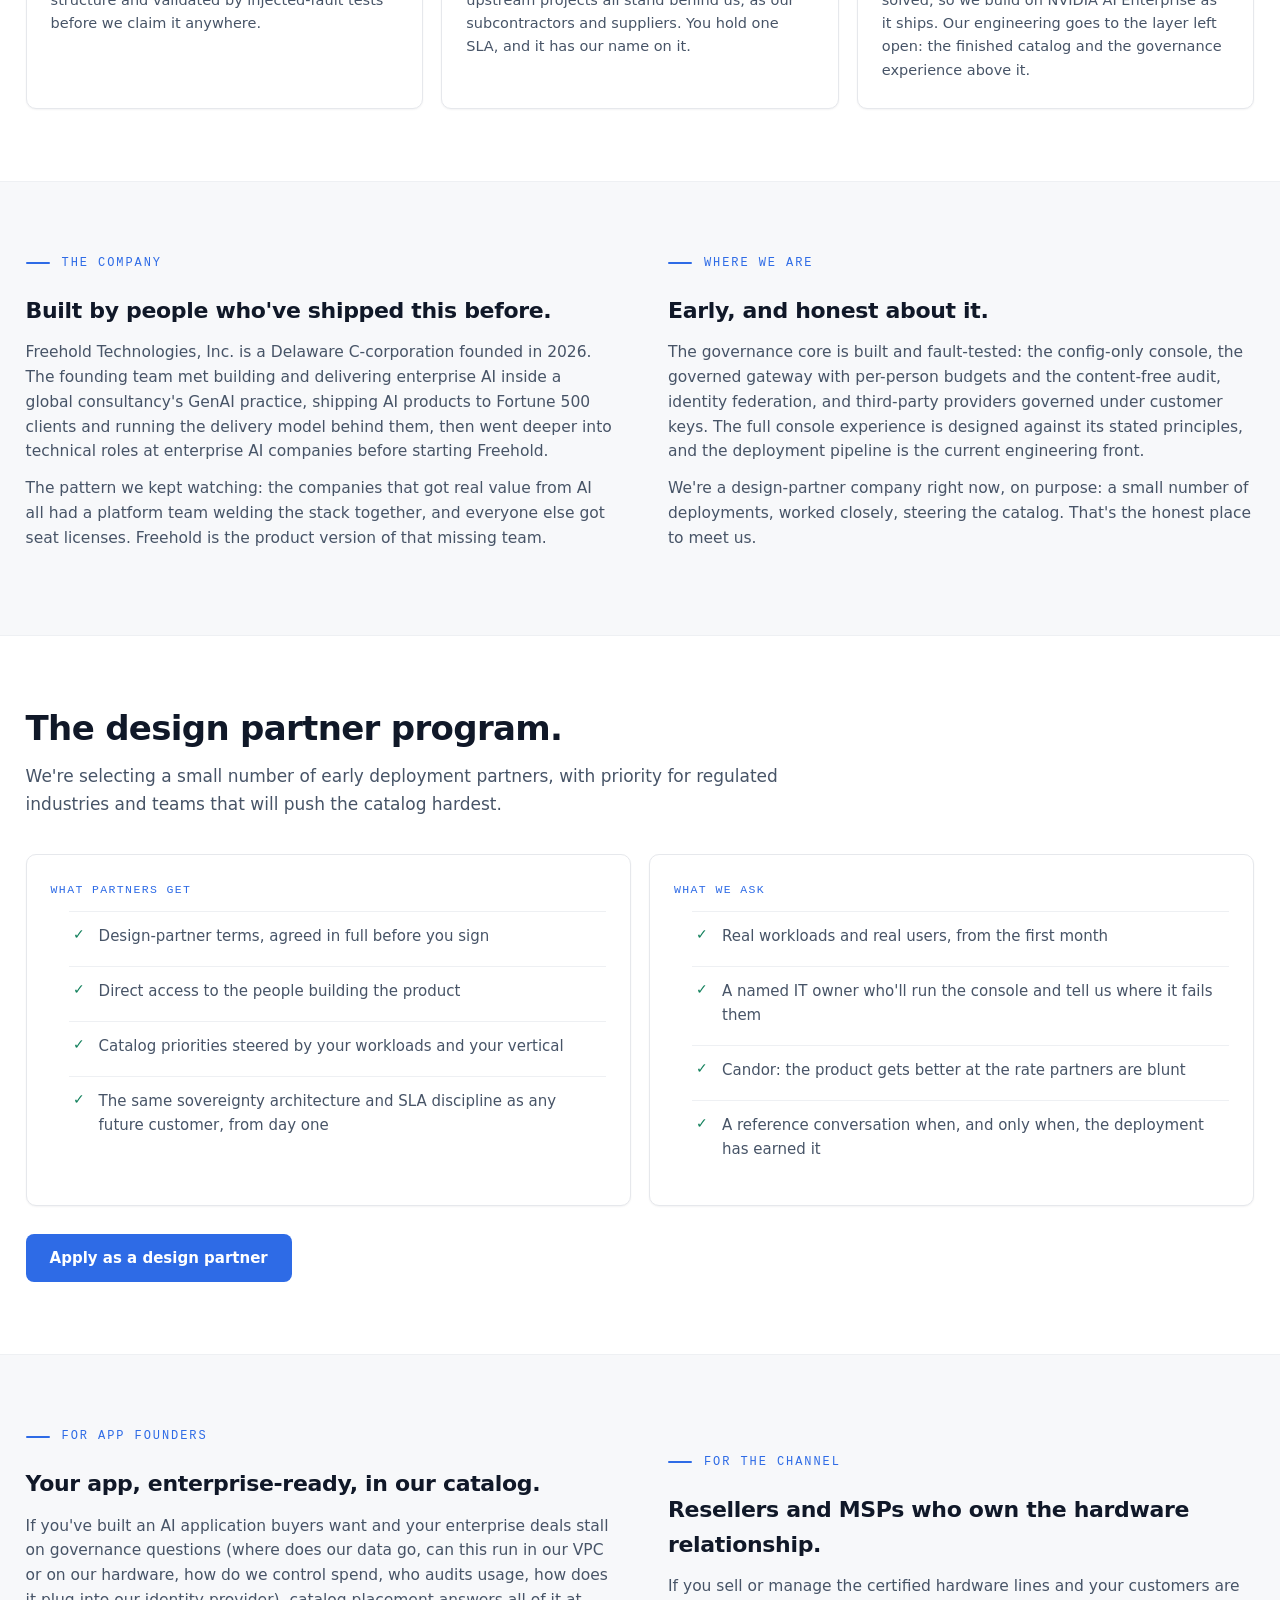
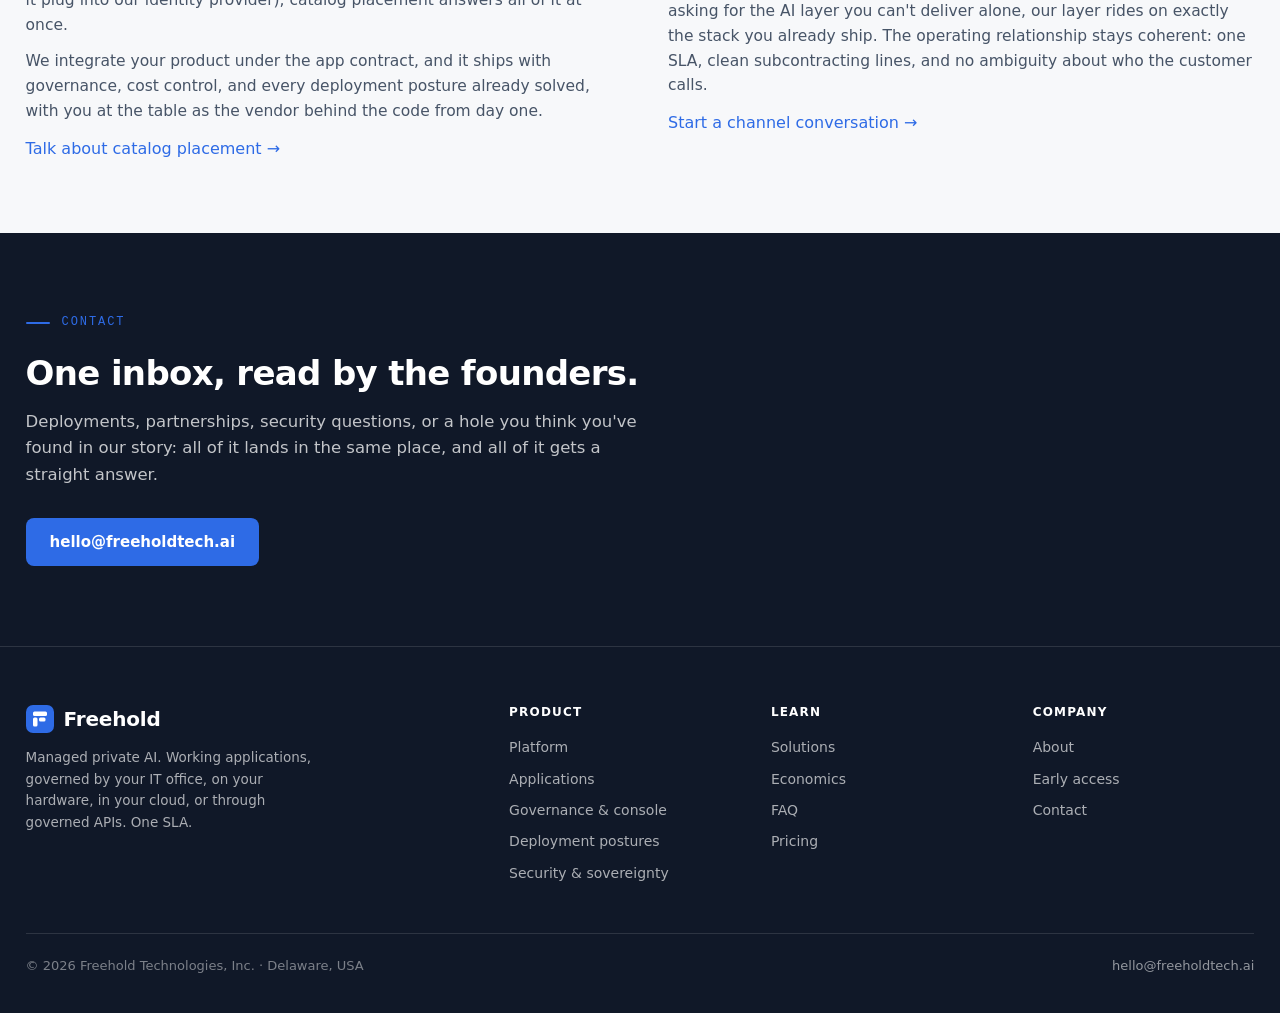
<file: company/index.html>
<!DOCTYPE html>
<html lang="en">
<head>
<meta charset="UTF-8">
<meta name="viewport" content="width=device-width, initial-scale=1.0">
<title>Company — About Freehold | Freehold</title>
<meta name="description" content="Freehold Technologies builds everything an AI platform team would, delivered as a product. What we believe, how we work, and how to become a design partner.">
<meta property="og:title" content="About Freehold">
<meta property="og:description" content="Everything an AI platform team would build, delivered as a product. What we believe, how we work, and how to become a design partner.">
<meta property="og:type" content="website">
<meta property="og:url" content="https://freeholdtech.ai/company/">
<link rel="canonical" href="https://freeholdtech.ai/company/">
<link rel="icon" href="data:image/svg+xml,%3Csvg xmlns='http://www.w3.org/2000/svg' viewBox='0 0 28 28'%3E%3Crect width='28' height='28' rx='7' fill='%232e6be6'/%3E%3Crect x='7' y='6.5' width='14' height='4.5' rx='1.5' fill='white'/%3E%3Crect x='7' y='12.5' width='4.5' height='9' rx='1.5' fill='white'/%3E%3Crect x='13' y='12.5' width='6.5' height='4' rx='1.5' fill='white'/%3E%3C/svg%3E">
<link rel="stylesheet" href="../assets/site.css?v=10">
</head>
<body>

<header class="site-header">
  <div class="wrap header-inner">
    <a class="wordmark" href="../"><svg class="brand-tile" viewBox="0 0 28 28" aria-hidden="true"><rect width="28" height="28" rx="7" fill="var(--accent)"/><rect x="7" y="6.5" width="14" height="4.5" rx="1.5" fill="#fff"/><rect x="7" y="12.5" width="4.5" height="9" rx="1.5" fill="#fff"/><rect x="13" y="12.5" width="6.5" height="4" rx="1.5" fill="#fff"/></svg>Freehold</a>
    <input type="checkbox" id="nav-toggle" class="nav-toggle" aria-label="Toggle navigation">
    <nav class="main-nav" aria-label="Main">
      <ul>
        <li class="has-sub">
          <a href="../platform/">Product</a>
          <ul class="submenu">
            <li><a href="../platform/">Platform<span class="sub-d">A deployment that arrives working</span></a></li>
            <li><a href="../applications/">Applications<span class="sub-d">The catalog your employees open</span></a></li>
            <li><a href="../governance/">Governance &amp; console<span class="sub-d">Built for IT generalists</span></a></li>
            <li><a href="../deployment/">Deployment postures<span class="sub-d">On-prem, your cloud, governed API</span></a></li>
            <li><a href="../security/">Security &amp; sovereignty<span class="sub-d">Your data stays yours, by architecture</span></a></li>
          </ul>
        </li>
        <li><a href="../solutions/">Solutions</a></li>
        <li><a href="../economics/">Economics</a></li>
        <li><a href="../faq/">FAQ</a></li>
        <li><a href="../pricing/">Pricing</a></li>
        <li><a href="../company/" aria-current="page">Company</a></li>
      </ul>
    </nav>
    <div class="header-tools">
      <details class="lang-menu">
        <summary aria-label="Language: English"><svg width="16" height="16" viewBox="0 0 20 20" aria-hidden="true" fill="none" stroke="currentColor" stroke-width="1.5"><circle cx="10" cy="10" r="7.5"/><ellipse cx="10" cy="10" rx="3.4" ry="7.5"/><path d="M2.8 7.5h14.4M2.8 12.5h14.4"/></svg>EN</summary>
        <ul class="lang-list"><li><a href="./" aria-current="true">English</a></li></ul>
      </details>
      <button class="search-btn" type="button" data-search-open aria-label="Search the site"><svg width="15" height="15" viewBox="0 0 20 20" aria-hidden="true" fill="none" stroke="currentColor" stroke-width="1.8"><circle cx="9" cy="9" r="6"/><path d="M13.5 13.5L18 18" stroke-linecap="round"/></svg><span class="sb-label">Search</span></button>
      <a class="nav-cta" href="mailto:hello@freeholdtech.ai?subject=Freehold%20deployment">Talk to us</a>
      <label for="nav-toggle" class="nav-toggle-label"><svg width="20" height="20" viewBox="0 0 20 20" aria-hidden="true"><path d="M2 5h16M2 10h16M2 15h16" stroke="#101828" stroke-width="1.8" stroke-linecap="round"/></svg></label>
    </div>
  </div>
</header>

<div class="page-hero">
  <div class="hero-bg"></div>
  <div class="wrap">
    <div class="crumbs"><a href="../">Home</a> / Company</div>
    <div class="eyebrow">Company</div>
    <h1>Everything an AI platform team would build. Delivered as a product.</h1>
    <p class="hero-sub">Every company's AI stack is three layers: models, rules, and the applications employees open. Enterprises with a platform team weld those layers into something that fits them. We exist for everyone else.</p>
  </div>
</div>

<section>
  <div class="wrap">
    <div class="definition">
      <span class="word">free·hold</span><span class="pos">/ˈfriː.hoʊld/ · noun · property law</span>
      <span class="sense">An estate held outright, <em>free of any landlord</em>. The opposite of a leasehold: occupancy on the owner's terms, reverting to the owner when the lease ends.</span>
    </div>
    <div class="sec-head">
      <h2>Why the name.</h2>
      <p>Renting AI seat by seat means living on the landlord's terms: their prices, their data-handling clauses, their model retirements, their schedule. A freehold is the other tenure: what you hold, you hold outright. Your hardware on your balance sheet, your tenancy in your name, your keys, your data inside your perimeter. Even when a workload runs against a rented API, it runs under your governance. And what accumulates over time (the corpus, the memory, the working habits of your teams) accumulates to you.</p>
    </div>
  </div>
</section>

<section class="alt">
  <div class="wrap">
    <div class="sec-head">
      <h2>Principles we build against.</h2>
      <p>Each one is checkable in the product.</p>
    </div>
    <div class="cards">
      <div class="card">
        <div class="k">Honesty in numbers</div>
        <h3>Numbers carry their provenance</h3>
        <p>Every number in the console is labelled measured, derived, or declared, and what we can't measure shows as a labelled absence. The same rule governs this website.</p>
      </div>
      <div class="card">
        <div class="k">True names</div>
        <h3>You're trusted to know</h3>
        <p>Models and applications appear under their real names, and adopted open source is labelled as adopted open source, with licenses honored and notices preserved.</p>
      </div>
      <div class="card">
        <div class="k">A visible catalog</div>
        <h3>Priced on the shelf</h3>
        <p>Transparent per-app pricing, a deployed product that is complete as delivered, and new capability appearing in the open, on the shelf.</p>
      </div>
      <div class="card">
        <div class="k">Architecture over promises</div>
        <h3>Sovereignty you can test</h3>
        <p>"Your data stays yours" is enforced by system structure and validated by injected-fault tests before we claim it anywhere.</p>
      </div>
      <div class="card">
        <div class="k">One accountable party</div>
        <h3>Your recourse is always us</h3>
        <p>Hardware vendors, platform vendors, and upstream projects all stand behind us, as our subcontractors and suppliers. You hold one SLA, and it has our name on it.</p>
      </div>
      <div class="card">
        <div class="k">Compose, don't rebuild</div>
        <h3>Engineering where it counts</h3>
        <p>Model serving and the certified stack are solved, so we build on NVIDIA AI Enterprise as it ships. Our engineering goes to the layer left open: the finished catalog and the governance experience above it.</p>
      </div>
    </div>
  </div>
</section>

<section>
  <div class="wrap">
    <div class="split">
      <div class="txt">
        <div class="eyebrow">The company</div>
        <h3>Built by people who've shipped this before.</h3>
        <p>Freehold Technologies, Inc. is a Delaware C-corporation founded in 2026. The founding team met building and delivering enterprise AI inside a global consultancy's GenAI practice, shipping AI products to Fortune 500 clients and running the delivery model behind them, then went deeper into technical roles at enterprise AI companies before starting Freehold.</p>
        <p>The pattern we kept watching: the companies that got real value from AI all had a platform team welding the stack together, and everyone else got seat licenses. Freehold is the product version of that missing team.</p>
      </div>
      <div class="txt">
        <div class="eyebrow">Where we are</div>
        <h3>Early, and honest about it.</h3>
        <p>The governance core is built and fault-tested: the config-only console, the governed gateway with per-person budgets and the content-free audit, identity federation, and third-party providers governed under customer keys. The full console experience is designed against its stated principles, and the deployment pipeline is the current engineering front.</p>
        <p>We're a design-partner company right now, on purpose: a small number of deployments, worked closely, steering the catalog. That's the honest place to meet us.</p>
      </div>
    </div>
  </div>
</section>

<section class="alt" id="early-access">
  <div class="wrap">
    <div class="sec-head">
      <h2>The design partner program.</h2>
      <p>We're selecting a small number of early deployment partners, with priority for regulated industries and teams that will push the catalog hardest.</p>
    </div>
    <div class="cards two">
      <div class="card">
        <div class="k">What partners get</div>
        <ul class="checks">
          <li>Design-partner terms, agreed in full before you sign</li>
          <li>Direct access to the people building the product</li>
          <li>Catalog priorities steered by your workloads and your vertical</li>
          <li>The same sovereignty architecture and SLA discipline as any future customer, from day one</li>
        </ul>
      </div>
      <div class="card">
        <div class="k">What we ask</div>
        <ul class="checks">
          <li>Real workloads and real users, from the first month</li>
          <li>A named IT owner who'll run the console and tell us where it fails them</li>
          <li>Candor: the product gets better at the rate partners are blunt</li>
          <li>A reference conversation when, and only when, the deployment has earned it</li>
        </ul>
      </div>
    </div>
    <div class="hero-ctas" style="margin-top:28px">
      <a class="btn btn-primary" href="mailto:hello@freeholdtech.ai?subject=Design%20partner%20conversation">Apply as a design partner</a>
    </div>
  </div>
</section>

<section id="partners">
  <div class="wrap">
    <div class="split">
      <div class="txt">
        <div class="eyebrow">For app founders</div>
        <h3>Your app, enterprise-ready, in our catalog.</h3>
        <p>If you've built an AI application buyers want and your enterprise deals stall on governance questions (where does our data go, can this run in our VPC or on our hardware, how do we control spend, who audits usage, how does it plug into our identity provider), catalog placement answers all of it at once.</p>
        <p>We integrate your product under the app contract, and it ships with governance, cost control, and every deployment posture already solved, with you at the table as the vendor behind the code from day one.</p>
        <a class="foot-link" href="mailto:hello@freeholdtech.ai?subject=Catalog%20partnership">Talk about catalog placement →</a>
      </div>
      <div class="txt">
        <div class="eyebrow">For the channel</div>
        <h3>Resellers and MSPs who own the hardware relationship.</h3>
        <p>If you sell or manage the certified hardware lines and your customers are asking for the AI layer you can't deliver alone, our layer rides on exactly the stack you already ship. The operating relationship stays coherent: one SLA, clean subcontracting lines, and no ambiguity about who the customer calls.</p>
        <a class="foot-link" href="mailto:hello@freeholdtech.ai?subject=Channel%20partnership">Start a channel conversation →</a>
      </div>
    </div>
  </div>
</section>

<div class="cta-band">
  <div class="wrap">
    <div class="eyebrow">Contact</div>
    <h2>One inbox, read by the founders.</h2>
    <p>Deployments, partnerships, security questions, or a hole you think you've found in our story: all of it lands in the same place, and all of it gets a straight answer.</p>
    <div class="hero-ctas">
      <a class="btn btn-primary" href="mailto:hello@freeholdtech.ai">hello@freeholdtech.ai</a>
    </div>
  </div>
</div>

<footer class="site-footer">
  <div class="wrap">
    <div class="foot-grid">
      <div class="foot-brand">
        <a class="wordmark" href="../"><svg class="brand-tile" viewBox="0 0 28 28" aria-hidden="true"><rect width="28" height="28" rx="7" fill="var(--accent)"/><rect x="7" y="6.5" width="14" height="4.5" rx="1.5" fill="#fff"/><rect x="7" y="12.5" width="4.5" height="9" rx="1.5" fill="#fff"/><rect x="13" y="12.5" width="6.5" height="4" rx="1.5" fill="#fff"/></svg>Freehold</a>
        <p>Managed private AI. Working applications, governed by your IT office, on your hardware, in your cloud, or through governed APIs. One SLA.</p>
      </div>
      <div class="foot-col">
        <h4>Product</h4>
        <ul>
          <li><a href="../platform/">Platform</a></li>
          <li><a href="../applications/">Applications</a></li>
          <li><a href="../governance/">Governance &amp; console</a></li>
          <li><a href="../deployment/">Deployment postures</a></li>
          <li><a href="../security/">Security &amp; sovereignty</a></li>
        </ul>
      </div>
      <div class="foot-col">
        <h4>Learn</h4>
        <ul>
          <li><a href="../solutions/">Solutions</a></li>
          <li><a href="../economics/">Economics</a></li>
          <li><a href="../faq/">FAQ</a></li>
          <li><a href="../pricing/">Pricing</a></li>
        </ul>
      </div>
      <div class="foot-col">
        <h4>Company</h4>
        <ul>
          <li><a href="../company/">About</a></li>
          <li><a href="../company/#early-access">Early access</a></li>
          <li><a href="mailto:hello@freeholdtech.ai">Contact</a></li>
        </ul>
      </div>
    </div>
    <div class="foot-legal">
      <span>© <span id="yr">2026</span> Freehold Technologies, Inc. · Delaware, USA</span>
      <span><a href="mailto:hello@freeholdtech.ai">hello@freeholdtech.ai</a></span>
    </div>
  </div>
</footer>

<script src="../assets/site.js?v=3"></script>
<div class="search-overlay" id="search-overlay" hidden>
  <div class="search-panel"><div id="search-box"></div></div>
</div>
<script src="../assets/search.js?v=1" defer></script>
</body>
</html>
</file>
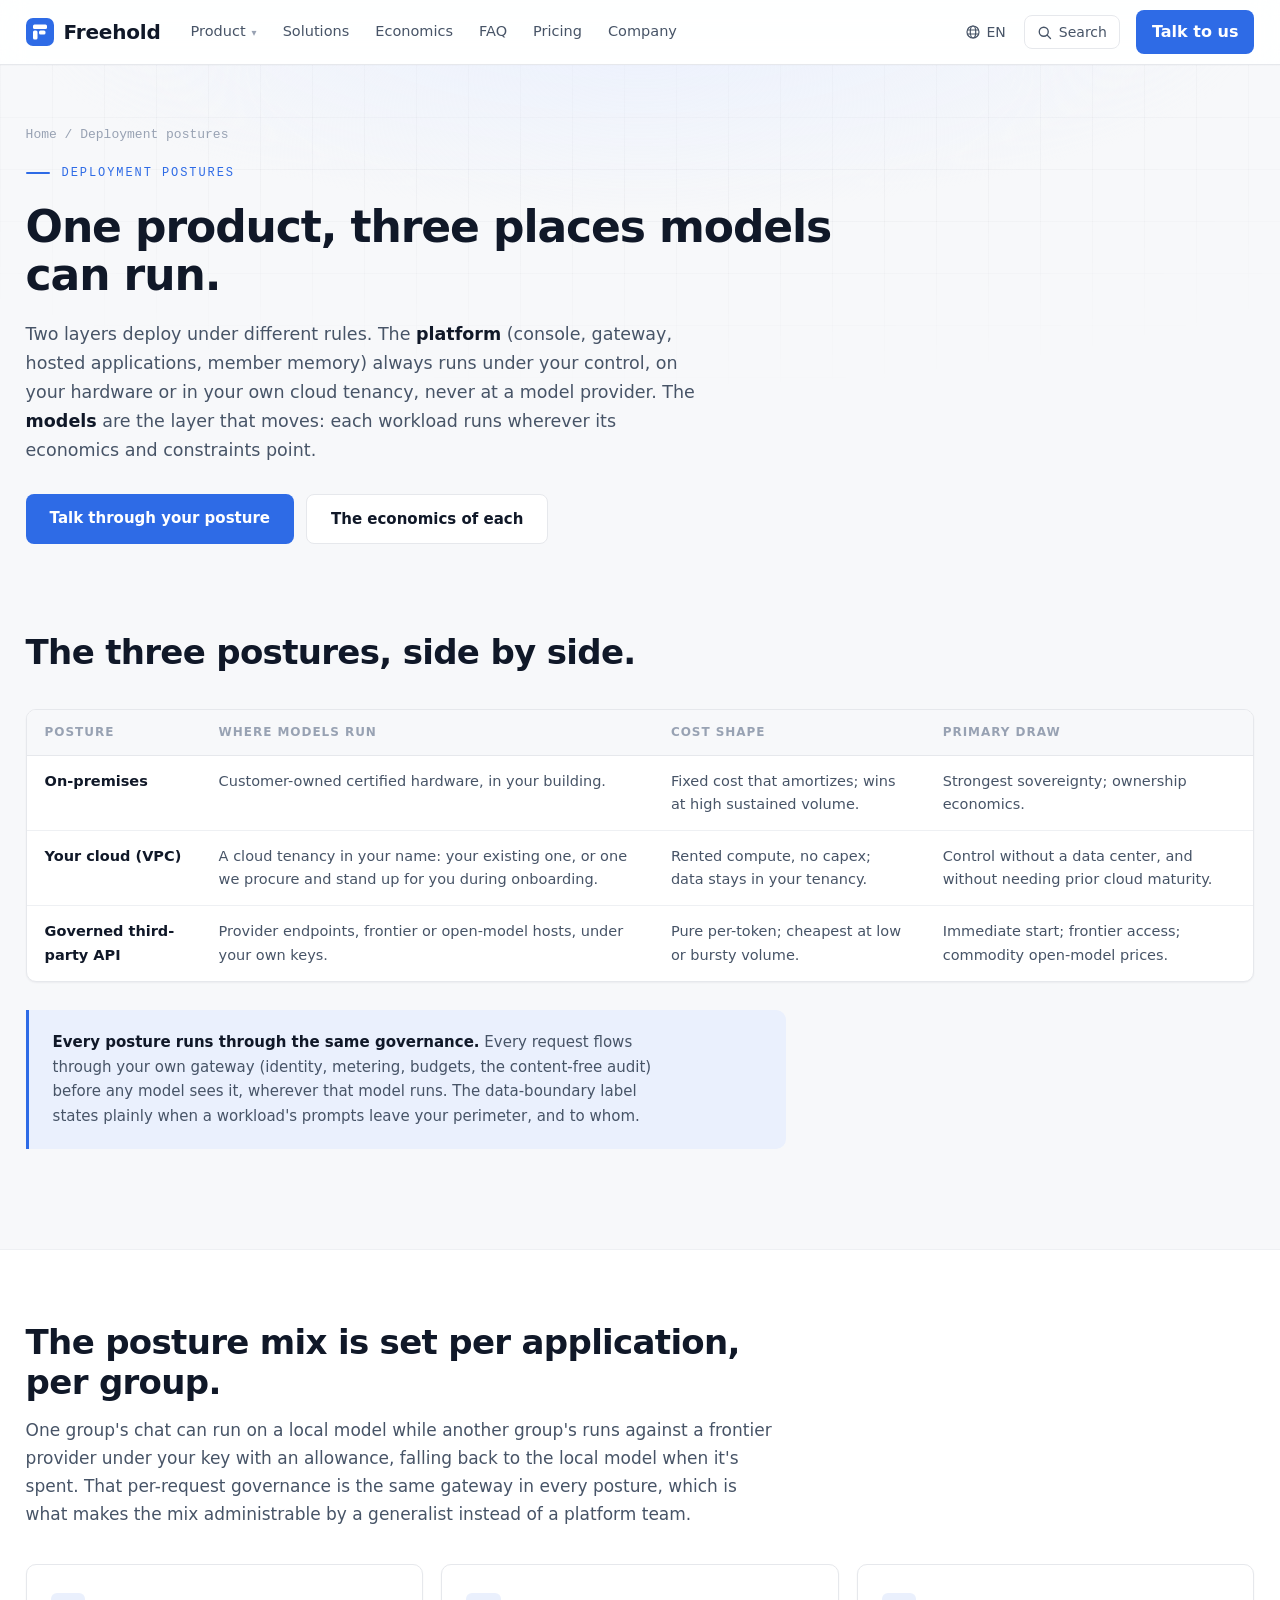
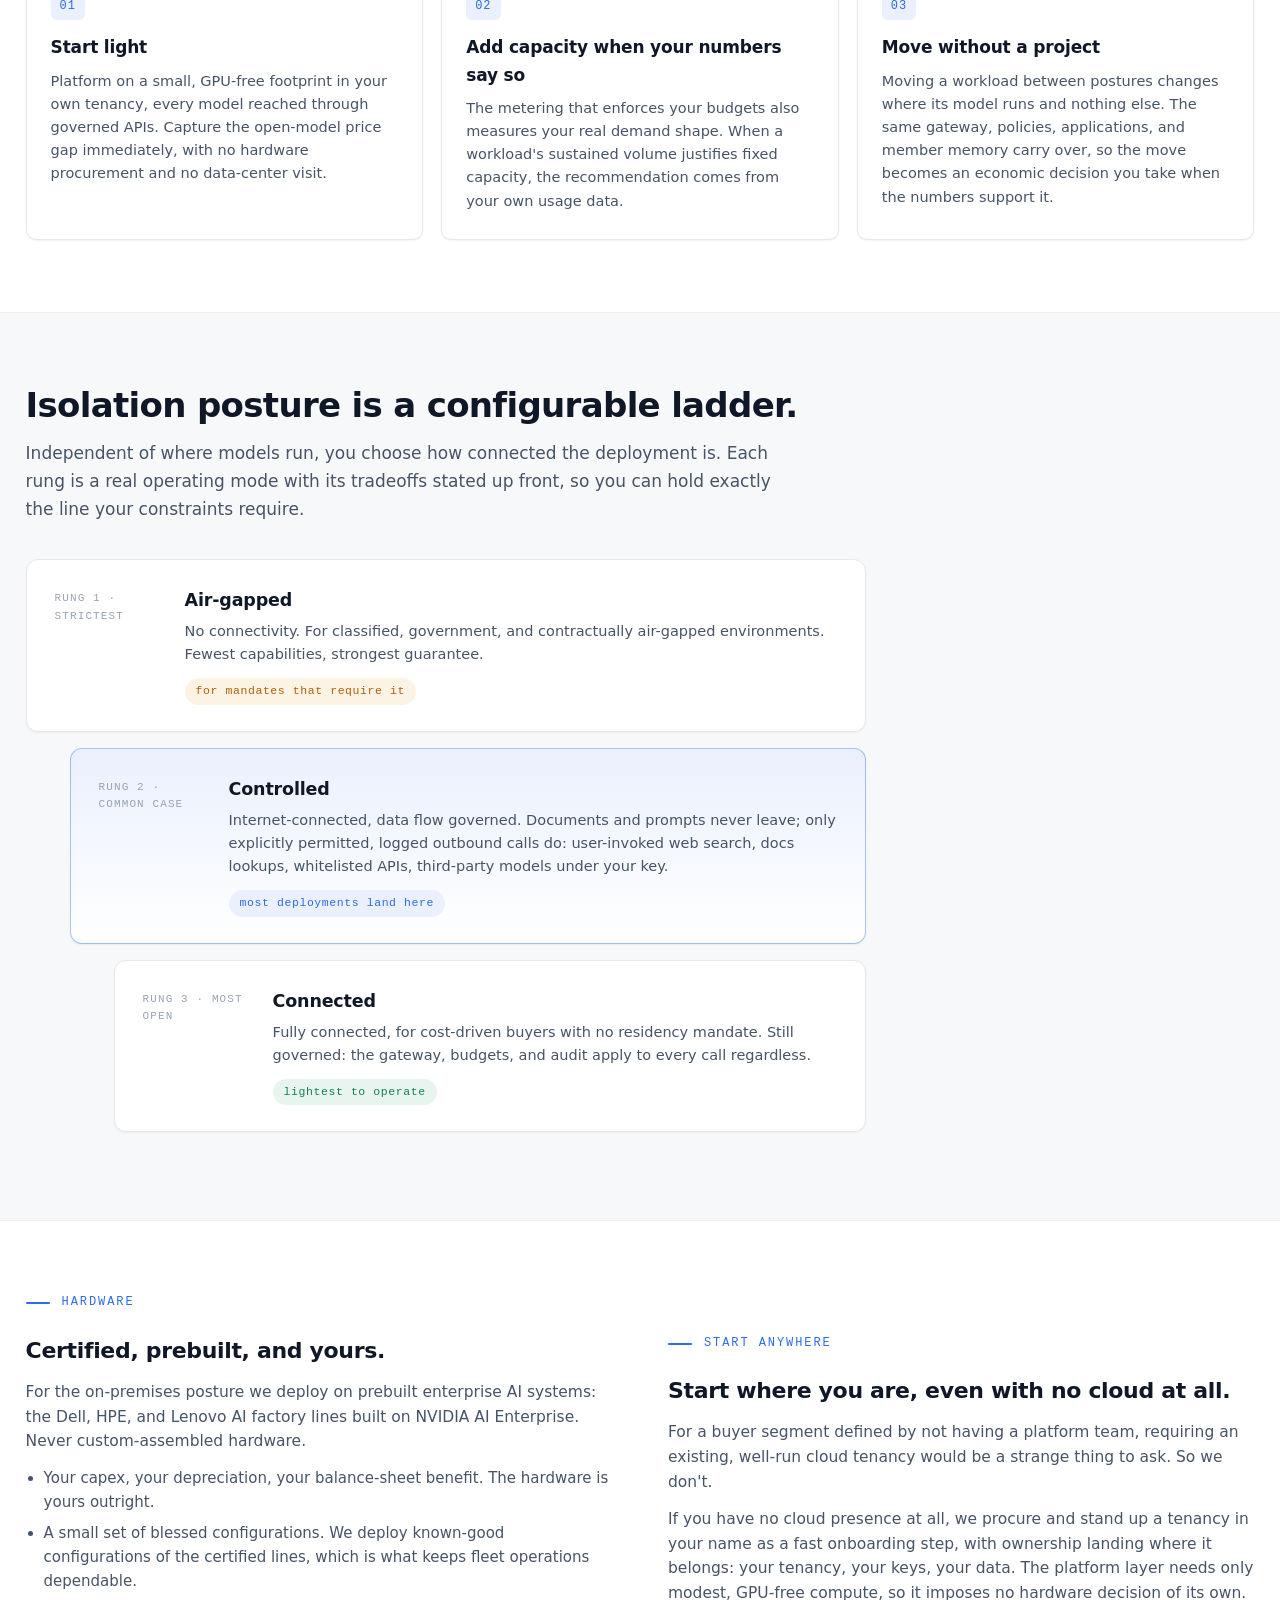
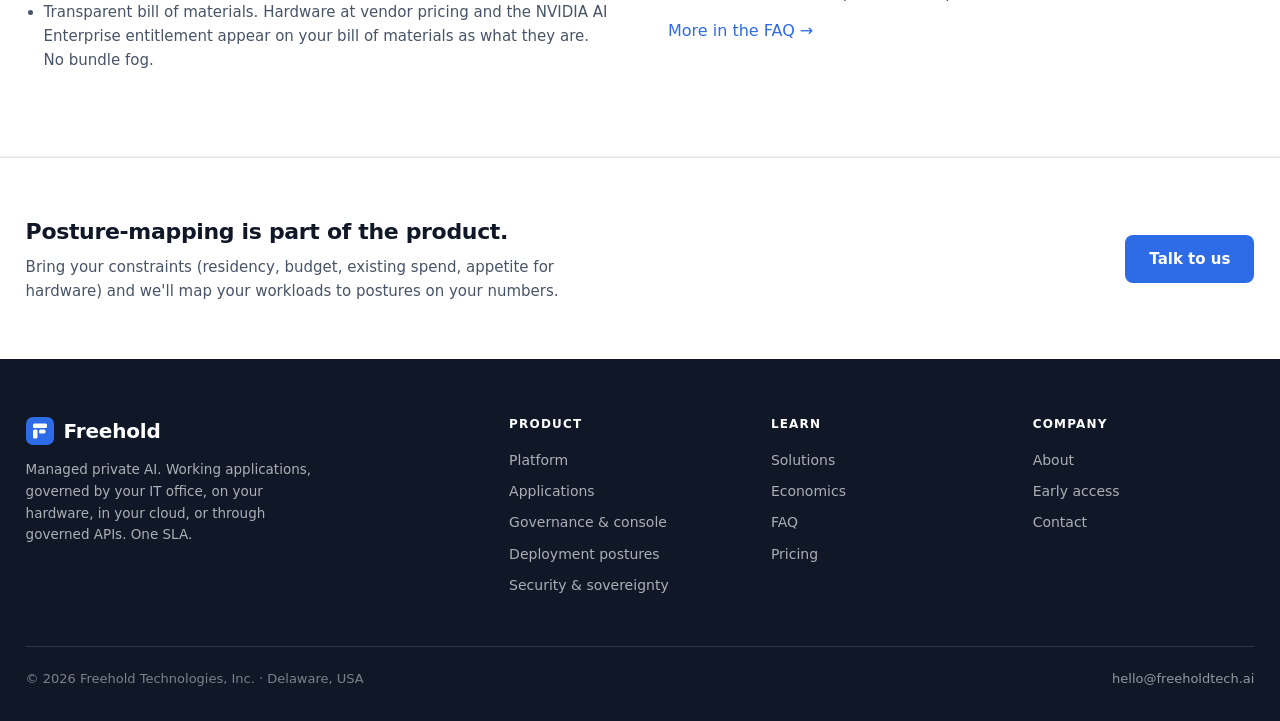
<file: deployment/index.html>
<!DOCTYPE html>
<html lang="en">
<head>
<meta charset="UTF-8">
<meta name="viewport" content="width=device-width, initial-scale=1.0">
<title>Deployment postures — On-prem, your cloud, or governed APIs | Freehold</title>
<meta name="description" content="One product, three places models can run: customer-owned certified hardware, a VPC in your name, or governed third-party APIs under your own keys. Mix postures per workload and move later without a re-integration project.">
<meta property="og:title" content="Freehold Deployment — On-prem, your cloud, or governed APIs">
<meta property="og:description" content="Mix postures per workload: your hardware, your cloud tenancy, or governed APIs under your keys, with workloads free to move as your numbers change.">
<meta property="og:type" content="website">
<meta property="og:url" content="https://freeholdtech.ai/deployment/">
<link rel="canonical" href="https://freeholdtech.ai/deployment/">
<link rel="icon" href="data:image/svg+xml,%3Csvg xmlns='http://www.w3.org/2000/svg' viewBox='0 0 28 28'%3E%3Crect width='28' height='28' rx='7' fill='%232e6be6'/%3E%3Crect x='7' y='6.5' width='14' height='4.5' rx='1.5' fill='white'/%3E%3Crect x='7' y='12.5' width='4.5' height='9' rx='1.5' fill='white'/%3E%3Crect x='13' y='12.5' width='6.5' height='4' rx='1.5' fill='white'/%3E%3C/svg%3E">
<link rel="stylesheet" href="../assets/site.css?v=10">
</head>
<body>

<header class="site-header">
  <div class="wrap header-inner">
    <a class="wordmark" href="../"><svg class="brand-tile" viewBox="0 0 28 28" aria-hidden="true"><rect width="28" height="28" rx="7" fill="var(--accent)"/><rect x="7" y="6.5" width="14" height="4.5" rx="1.5" fill="#fff"/><rect x="7" y="12.5" width="4.5" height="9" rx="1.5" fill="#fff"/><rect x="13" y="12.5" width="6.5" height="4" rx="1.5" fill="#fff"/></svg>Freehold</a>
    <input type="checkbox" id="nav-toggle" class="nav-toggle" aria-label="Toggle navigation">
    <nav class="main-nav" aria-label="Main">
      <ul>
        <li class="has-sub">
          <a href="../platform/">Product</a>
          <ul class="submenu">
            <li><a href="../platform/">Platform<span class="sub-d">A deployment that arrives working</span></a></li>
            <li><a href="../applications/">Applications<span class="sub-d">The catalog your employees open</span></a></li>
            <li><a href="../governance/">Governance &amp; console<span class="sub-d">Built for IT generalists</span></a></li>
            <li><a href="../deployment/" aria-current="page">Deployment postures<span class="sub-d">On-prem, your cloud, governed API</span></a></li>
            <li><a href="../security/">Security &amp; sovereignty<span class="sub-d">Your data stays yours, by architecture</span></a></li>
          </ul>
        </li>
        <li><a href="../solutions/">Solutions</a></li>
        <li><a href="../economics/">Economics</a></li>
        <li><a href="../faq/">FAQ</a></li>
        <li><a href="../pricing/">Pricing</a></li>
        <li><a href="../company/">Company</a></li>
      </ul>
    </nav>
    <div class="header-tools">
      <details class="lang-menu">
        <summary aria-label="Language: English"><svg width="16" height="16" viewBox="0 0 20 20" aria-hidden="true" fill="none" stroke="currentColor" stroke-width="1.5"><circle cx="10" cy="10" r="7.5"/><ellipse cx="10" cy="10" rx="3.4" ry="7.5"/><path d="M2.8 7.5h14.4M2.8 12.5h14.4"/></svg>EN</summary>
        <ul class="lang-list"><li><a href="./" aria-current="true">English</a></li></ul>
      </details>
      <button class="search-btn" type="button" data-search-open aria-label="Search the site"><svg width="15" height="15" viewBox="0 0 20 20" aria-hidden="true" fill="none" stroke="currentColor" stroke-width="1.8"><circle cx="9" cy="9" r="6"/><path d="M13.5 13.5L18 18" stroke-linecap="round"/></svg><span class="sb-label">Search</span></button>
      <a class="nav-cta" href="mailto:hello@freeholdtech.ai?subject=Freehold%20deployment">Talk to us</a>
      <label for="nav-toggle" class="nav-toggle-label"><svg width="20" height="20" viewBox="0 0 20 20" aria-hidden="true"><path d="M2 5h16M2 10h16M2 15h16" stroke="#101828" stroke-width="1.8" stroke-linecap="round"/></svg></label>
    </div>
  </div>
</header>

<div class="page-hero">
  <div class="hero-bg"></div>
  <div class="wrap">
    <div class="crumbs"><a href="../">Home</a> / Deployment postures</div>
    <div class="eyebrow">Deployment Postures</div>
    <h1>One product, three places models can run.</h1>
    <p class="hero-sub">Two layers deploy under different rules. The <strong>platform</strong> (console, gateway, hosted applications, member memory) always runs under your control, on your hardware or in your own cloud tenancy, never at a model provider. The <strong>models</strong> are the layer that moves: each workload runs wherever its economics and constraints point.</p>
    <div class="hero-ctas">
      <a class="btn btn-primary" href="mailto:hello@freeholdtech.ai?subject=Deployment%20postures">Talk through your posture</a>
      <a class="btn btn-ghost" href="../economics/">The economics of each</a>
    </div>
  </div>
</div>

<section>
  <div class="wrap">
    <div class="sec-head">
      <h2>The three postures, side by side.</h2>
    </div>
    <div class="tbl-scroll">
      <table>
        <thead><tr><th>Posture</th><th>Where models run</th><th>Cost shape</th><th>Primary draw</th></tr></thead>
        <tbody>
          <tr>
            <td>On-premises</td>
            <td>Customer-owned certified hardware, in your building.</td>
            <td>Fixed cost that amortizes; wins at high sustained volume.</td>
            <td>Strongest sovereignty; ownership economics.</td>
          </tr>
          <tr>
            <td>Your cloud (VPC)</td>
            <td>A cloud tenancy in your name: your existing one, or one we procure and stand up for you during onboarding.</td>
            <td>Rented compute, no capex; data stays in your tenancy.</td>
            <td>Control without a data center, and without needing prior cloud maturity.</td>
          </tr>
          <tr>
            <td>Governed third-party API</td>
            <td>Provider endpoints, frontier or open-model hosts, under your own keys.</td>
            <td>Pure per-token; cheapest at low or bursty volume.</td>
            <td>Immediate start; frontier access; commodity open-model prices.</td>
          </tr>
        </tbody>
      </table>
    </div>
    <div class="callout">
      <p><strong>Every posture runs through the same governance.</strong> Every request flows through your own gateway (identity, metering, budgets, the content-free audit) before any model sees it, wherever that model runs. The data-boundary label states plainly when a workload's prompts leave your perimeter, and to whom.</p>
    </div>
  </div>
</section>

<section class="alt">
  <div class="wrap">
    <div class="sec-head">
      <h2>The posture mix is set per application, per group.</h2>
      <p>One group's chat can run on a local model while another group's runs against a frontier provider under your key with an allowance, falling back to the local model when it's spent. That per-request governance is the same gateway in every posture, which is what makes the mix administrable by a generalist instead of a platform team.</p>
    </div>
    <div class="steps">
      <div class="step">
        <h3>Start light</h3>
        <p>Platform on a small, GPU-free footprint in your own tenancy, every model reached through governed APIs. Capture the open-model price gap immediately, with no hardware procurement and no data-center visit.</p>
      </div>
      <div class="step">
        <h3>Add capacity when your numbers say so</h3>
        <p>The metering that enforces your budgets also measures your real demand shape. When a workload's sustained volume justifies fixed capacity, the recommendation comes from your own usage data.</p>
      </div>
      <div class="step">
        <h3>Move without a project</h3>
        <p>Moving a workload between postures changes where its model runs and nothing else. The same gateway, policies, applications, and member memory carry over, so the move becomes an economic decision you take when the numbers support it.</p>
      </div>
    </div>
  </div>
</section>

<section>
  <div class="wrap">
    <div class="sec-head">
      <h2>Isolation posture is a configurable ladder.</h2>
      <p>Independent of where models run, you choose how connected the deployment is. Each rung is a real operating mode with its tradeoffs stated up front, so you can hold exactly the line your constraints require.</p>
    </div>
    <div class="ladder">
      <div class="rung">
        <div class="rung-step">Rung 1 · strictest</div>
        <div>
          <h3>Air-gapped</h3>
          <p>No connectivity. For classified, government, and contractually air-gapped environments. Fewest capabilities, strongest guarantee.</p>
          <span class="pill pill-warn">for mandates that require it</span>
        </div>
      </div>
      <div class="rung common">
        <div class="rung-step">Rung 2 · common case</div>
        <div>
          <h3>Controlled</h3>
          <p>Internet-connected, data flow governed. Documents and prompts never leave; only explicitly permitted, logged outbound calls do: user-invoked web search, docs lookups, whitelisted APIs, third-party models under your key.</p>
          <span class="pill pill-accent">most deployments land here</span>
        </div>
      </div>
      <div class="rung">
        <div class="rung-step">Rung 3 · most open</div>
        <div>
          <h3>Connected</h3>
          <p>Fully connected, for cost-driven buyers with no residency mandate. Still governed: the gateway, budgets, and audit apply to every call regardless.</p>
          <span class="pill pill-ok">lightest to operate</span>
        </div>
      </div>
    </div>
  </div>
</section>

<section class="alt">
  <div class="wrap">
    <div class="split">
      <div class="txt">
        <div class="eyebrow">Hardware</div>
        <h3>Certified, prebuilt, and yours.</h3>
        <p>For the on-premises posture we deploy on prebuilt enterprise AI systems: the Dell, HPE, and Lenovo AI factory lines built on NVIDIA AI Enterprise. Never custom-assembled hardware.</p>
        <ul>
          <li>Your capex, your depreciation, your balance-sheet benefit. The hardware is yours outright.</li>
          <li>A small set of blessed configurations. We deploy known-good configurations of the certified lines, which is what keeps fleet operations dependable.</li>
          <li>Transparent bill of materials. Hardware at vendor pricing and the NVIDIA AI Enterprise entitlement appear on your bill of materials as what they are. No bundle fog.</li>
        </ul>
      </div>
      <div class="txt">
        <div class="eyebrow">Start anywhere</div>
        <h3>Start where you are, even with no cloud at all.</h3>
        <p>For a buyer segment defined by not having a platform team, requiring an existing, well-run cloud tenancy would be a strange thing to ask. So we don't.</p>
        <p>If you have no cloud presence at all, we procure and stand up a tenancy in your name as a fast onboarding step, with ownership landing where it belongs: your tenancy, your keys, your data. The platform layer needs only modest, GPU-free compute, so it imposes no hardware decision of its own.</p>
        <a class="foot-link" href="../faq/">More in the FAQ →</a>
      </div>
    </div>
  </div>
</section>

<div class="closer">
  <div class="wrap closer-inner">
    <div>
      <h3>Posture-mapping is part of the product.</h3>
      <p>Bring your constraints (residency, budget, existing spend, appetite for hardware) and we'll map your workloads to postures on your numbers.</p>
    </div>
    <a class="btn btn-primary" href="mailto:hello@freeholdtech.ai?subject=Deployment%20postures">Talk to us</a>
  </div>
</div>

<footer class="site-footer">
  <div class="wrap">
    <div class="foot-grid">
      <div class="foot-brand">
        <a class="wordmark" href="../"><svg class="brand-tile" viewBox="0 0 28 28" aria-hidden="true"><rect width="28" height="28" rx="7" fill="var(--accent)"/><rect x="7" y="6.5" width="14" height="4.5" rx="1.5" fill="#fff"/><rect x="7" y="12.5" width="4.5" height="9" rx="1.5" fill="#fff"/><rect x="13" y="12.5" width="6.5" height="4" rx="1.5" fill="#fff"/></svg>Freehold</a>
        <p>Managed private AI. Working applications, governed by your IT office, on your hardware, in your cloud, or through governed APIs. One SLA.</p>
      </div>
      <div class="foot-col">
        <h4>Product</h4>
        <ul>
          <li><a href="../platform/">Platform</a></li>
          <li><a href="../applications/">Applications</a></li>
          <li><a href="../governance/">Governance &amp; console</a></li>
          <li><a href="../deployment/">Deployment postures</a></li>
          <li><a href="../security/">Security &amp; sovereignty</a></li>
        </ul>
      </div>
      <div class="foot-col">
        <h4>Learn</h4>
        <ul>
          <li><a href="../solutions/">Solutions</a></li>
          <li><a href="../economics/">Economics</a></li>
          <li><a href="../faq/">FAQ</a></li>
          <li><a href="../pricing/">Pricing</a></li>
        </ul>
      </div>
      <div class="foot-col">
        <h4>Company</h4>
        <ul>
          <li><a href="../company/">About</a></li>
          <li><a href="../company/#early-access">Early access</a></li>
          <li><a href="mailto:hello@freeholdtech.ai">Contact</a></li>
        </ul>
      </div>
    </div>
    <div class="foot-legal">
      <span>© <span id="yr">2026</span> Freehold Technologies, Inc. · Delaware, USA</span>
      <span><a href="mailto:hello@freeholdtech.ai">hello@freeholdtech.ai</a></span>
    </div>
  </div>
</footer>

<script src="../assets/site.js?v=3"></script>
<div class="search-overlay" id="search-overlay" hidden>
  <div class="search-panel"><div id="search-box"></div></div>
</div>
<script src="../assets/search.js?v=1" defer></script>
</body>
</html>
</file>
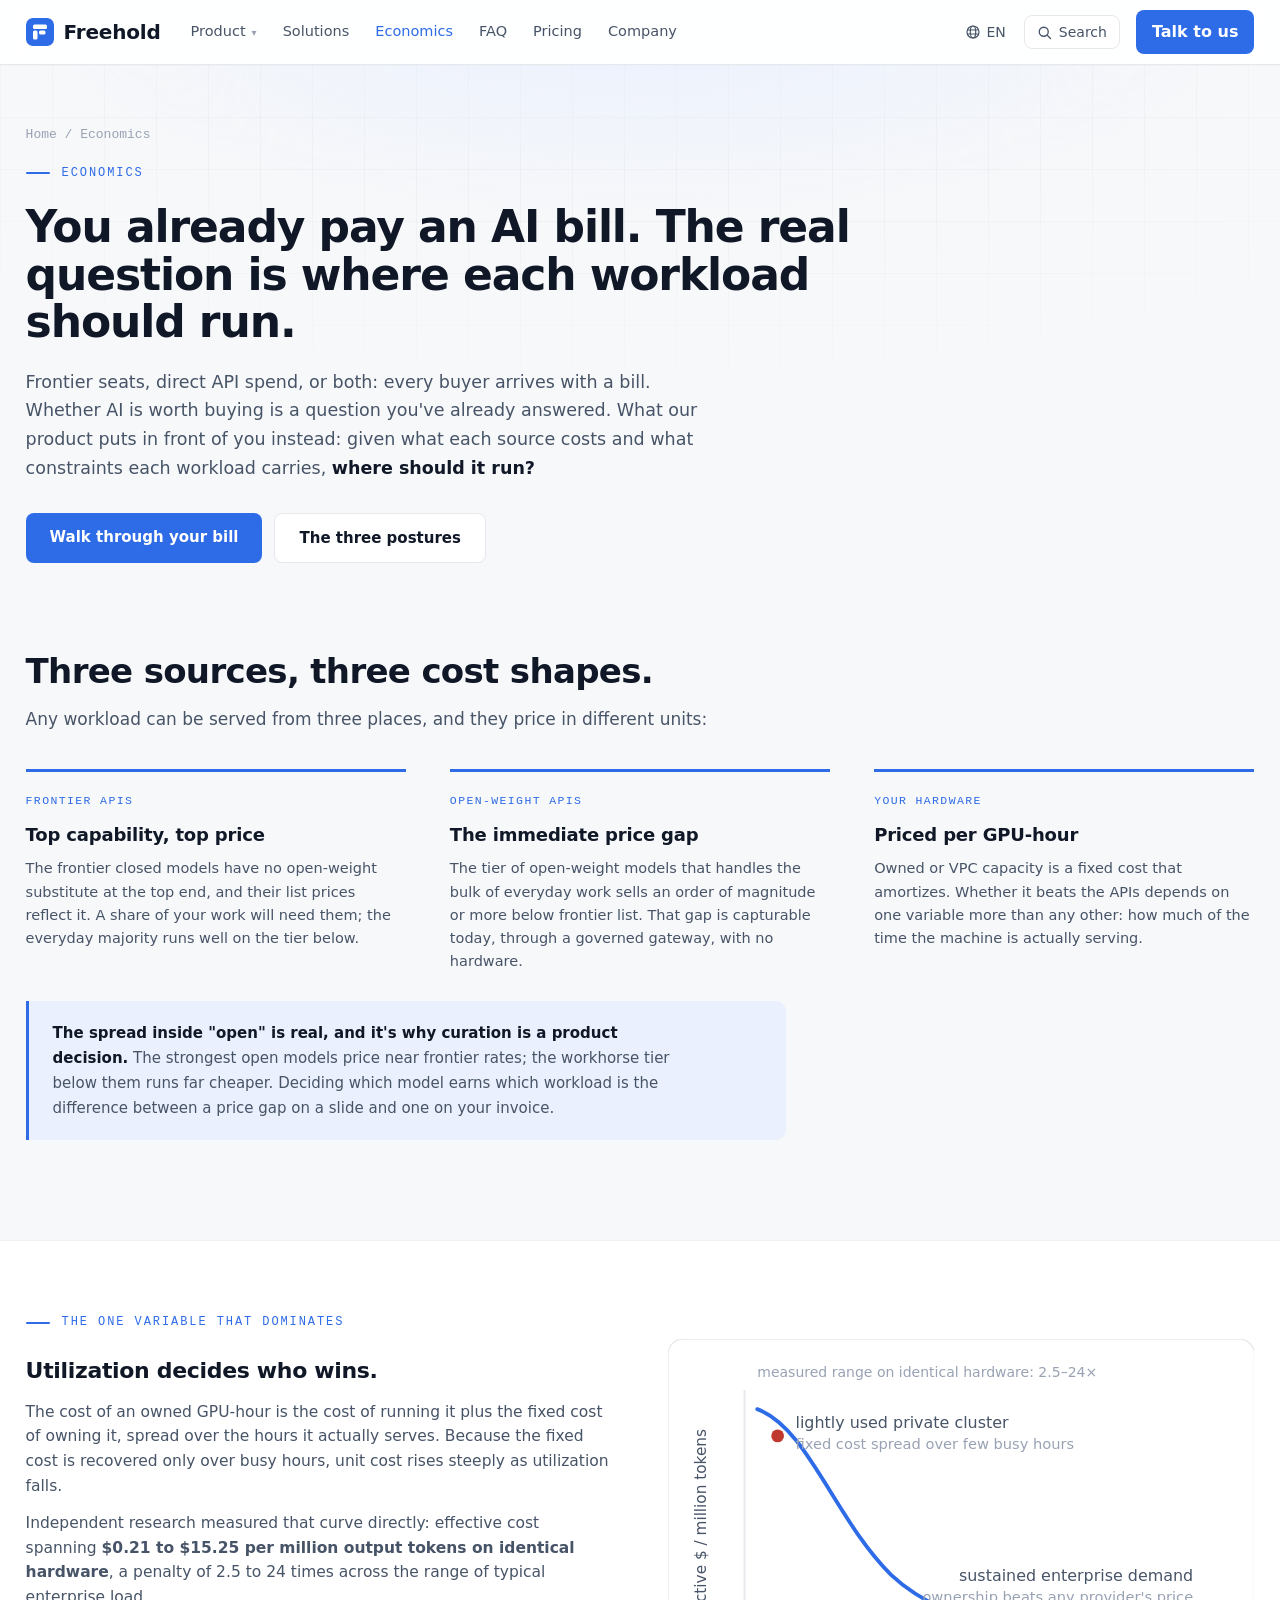
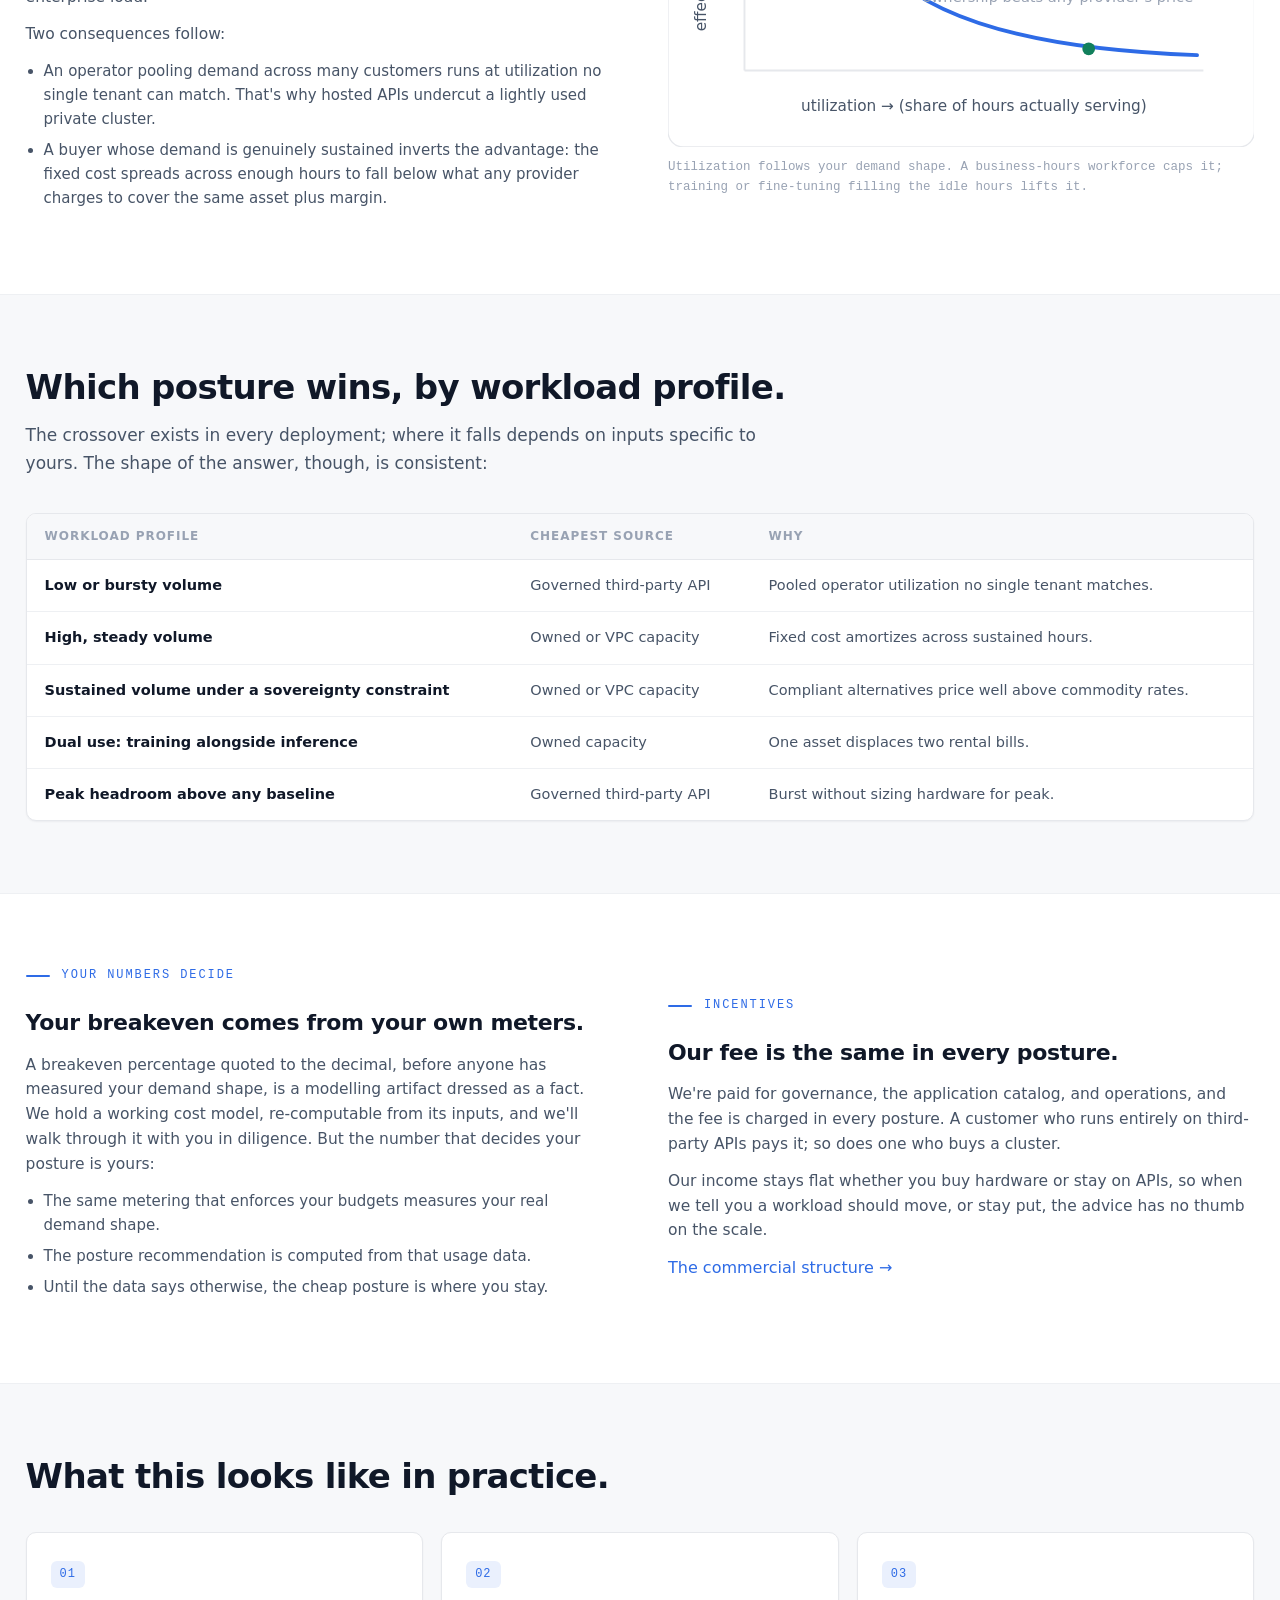
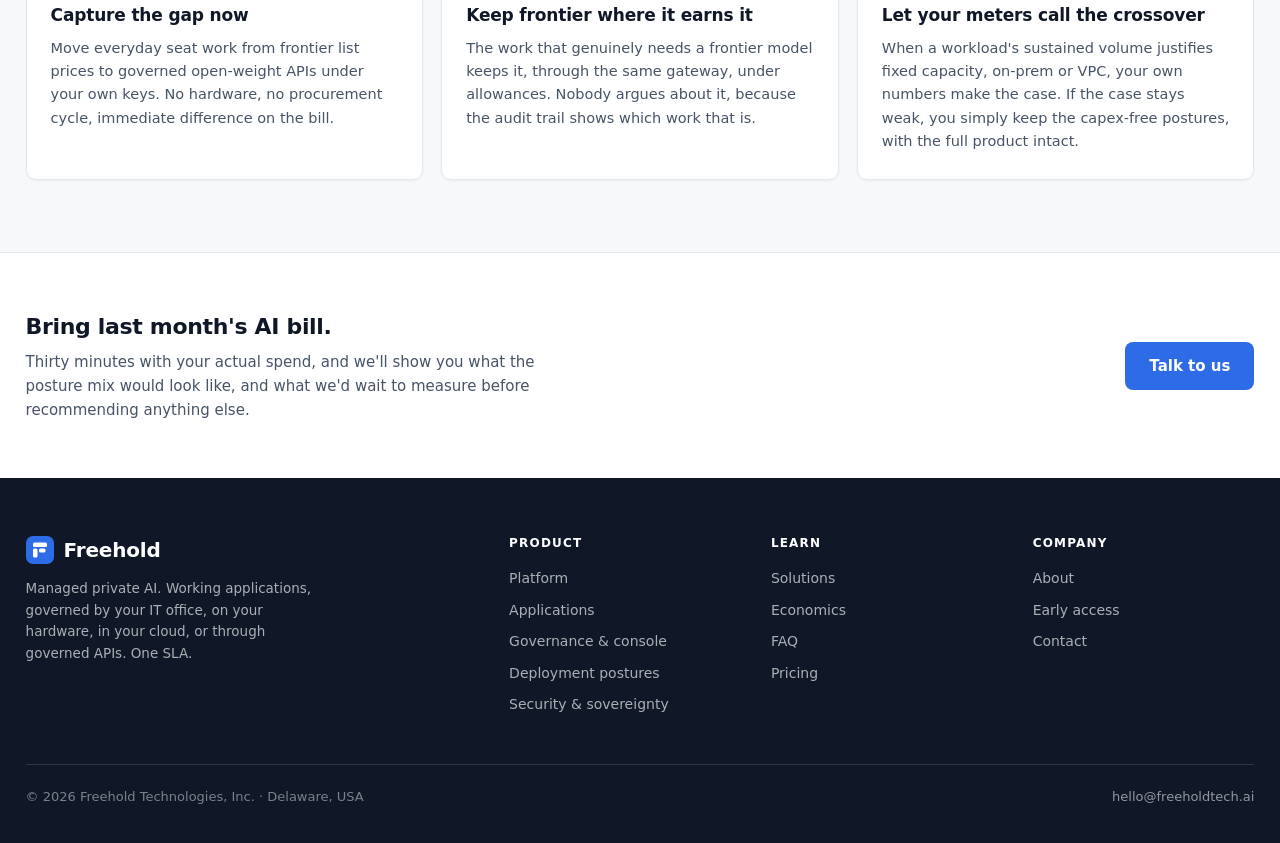
<file: economics/index.html>
<!DOCTYPE html>
<html lang="en">
<head>
<meta charset="UTF-8">
<meta name="viewport" content="width=device-width, initial-scale=1.0">
<title>Economics — Where should each workload run? | Freehold</title>
<meta name="description" content="Frontier APIs, open-weight APIs, or your own hardware: each is cheapest for a different demand shape. Freehold meters your real usage and recommends the posture your numbers support. Our fee is the same in every posture, so the advice has no thumb on the scale.">
<meta property="og:title" content="Freehold Economics — Where should each workload run?">
<meta property="og:description" content="Each posture is cheapest for a different demand shape. Your metered usage decides; our fee is posture-neutral, so the advice has no thumb on the scale.">
<meta property="og:type" content="website">
<meta property="og:url" content="https://freeholdtech.ai/economics/">
<link rel="canonical" href="https://freeholdtech.ai/economics/">
<link rel="icon" href="data:image/svg+xml,%3Csvg xmlns='http://www.w3.org/2000/svg' viewBox='0 0 28 28'%3E%3Crect width='28' height='28' rx='7' fill='%232e6be6'/%3E%3Crect x='7' y='6.5' width='14' height='4.5' rx='1.5' fill='white'/%3E%3Crect x='7' y='12.5' width='4.5' height='9' rx='1.5' fill='white'/%3E%3Crect x='13' y='12.5' width='6.5' height='4' rx='1.5' fill='white'/%3E%3C/svg%3E">
<link rel="stylesheet" href="../assets/site.css?v=10">
</head>
<body>

<header class="site-header">
  <div class="wrap header-inner">
    <a class="wordmark" href="../"><svg class="brand-tile" viewBox="0 0 28 28" aria-hidden="true"><rect width="28" height="28" rx="7" fill="var(--accent)"/><rect x="7" y="6.5" width="14" height="4.5" rx="1.5" fill="#fff"/><rect x="7" y="12.5" width="4.5" height="9" rx="1.5" fill="#fff"/><rect x="13" y="12.5" width="6.5" height="4" rx="1.5" fill="#fff"/></svg>Freehold</a>
    <input type="checkbox" id="nav-toggle" class="nav-toggle" aria-label="Toggle navigation">
    <nav class="main-nav" aria-label="Main">
      <ul>
        <li class="has-sub">
          <a href="../platform/">Product</a>
          <ul class="submenu">
            <li><a href="../platform/">Platform<span class="sub-d">A deployment that arrives working</span></a></li>
            <li><a href="../applications/">Applications<span class="sub-d">The catalog your employees open</span></a></li>
            <li><a href="../governance/">Governance &amp; console<span class="sub-d">Built for IT generalists</span></a></li>
            <li><a href="../deployment/">Deployment postures<span class="sub-d">On-prem, your cloud, governed API</span></a></li>
            <li><a href="../security/">Security &amp; sovereignty<span class="sub-d">Your data stays yours, by architecture</span></a></li>
          </ul>
        </li>
        <li><a href="../solutions/">Solutions</a></li>
        <li><a href="../economics/" aria-current="page">Economics</a></li>
        <li><a href="../faq/">FAQ</a></li>
        <li><a href="../pricing/">Pricing</a></li>
        <li><a href="../company/">Company</a></li>
      </ul>
    </nav>
    <div class="header-tools">
      <details class="lang-menu">
        <summary aria-label="Language: English"><svg width="16" height="16" viewBox="0 0 20 20" aria-hidden="true" fill="none" stroke="currentColor" stroke-width="1.5"><circle cx="10" cy="10" r="7.5"/><ellipse cx="10" cy="10" rx="3.4" ry="7.5"/><path d="M2.8 7.5h14.4M2.8 12.5h14.4"/></svg>EN</summary>
        <ul class="lang-list"><li><a href="./" aria-current="true">English</a></li></ul>
      </details>
      <button class="search-btn" type="button" data-search-open aria-label="Search the site"><svg width="15" height="15" viewBox="0 0 20 20" aria-hidden="true" fill="none" stroke="currentColor" stroke-width="1.8"><circle cx="9" cy="9" r="6"/><path d="M13.5 13.5L18 18" stroke-linecap="round"/></svg><span class="sb-label">Search</span></button>
      <a class="nav-cta" href="mailto:hello@freeholdtech.ai?subject=Freehold%20deployment">Talk to us</a>
      <label for="nav-toggle" class="nav-toggle-label"><svg width="20" height="20" viewBox="0 0 20 20" aria-hidden="true"><path d="M2 5h16M2 10h16M2 15h16" stroke="#101828" stroke-width="1.8" stroke-linecap="round"/></svg></label>
    </div>
  </div>
</header>

<div class="page-hero">
  <div class="hero-bg"></div>
  <div class="wrap">
    <div class="crumbs"><a href="../">Home</a> / Economics</div>
    <div class="eyebrow">Economics</div>
    <h1>You already pay an AI bill. The real question is where each workload should run.</h1>
    <p class="hero-sub">Frontier seats, direct API spend, or both: every buyer arrives with a bill. Whether AI is worth buying is a question you've already answered. What our product puts in front of you instead: given what each source costs and what constraints each workload carries, <strong>where should it run?</strong></p>
    <div class="hero-ctas">
      <a class="btn btn-primary" href="mailto:hello@freeholdtech.ai?subject=Workload%20economics">Walk through your bill</a>
      <a class="btn btn-ghost" href="../deployment/">The three postures</a>
    </div>
  </div>
</div>

<section>
  <div class="wrap">
    <div class="sec-head">
      <h2>Three sources, three cost shapes.</h2>
      <p>Any workload can be served from three places, and they price in different units:</p>
    </div>
    <div class="compare">
      <div class="compare-col">
        <div class="k">Frontier APIs</div>
        <h3>Top capability, top price</h3>
        <p>The frontier closed models have no open-weight substitute at the top end, and their list prices reflect it. A share of your work will need them; the everyday majority runs well on the tier below.</p>
      </div>
      <div class="compare-col">
        <div class="k">Open-weight APIs</div>
        <h3>The immediate price gap</h3>
        <p>The tier of open-weight models that handles the bulk of everyday work sells an order of magnitude or more below frontier list. That gap is capturable today, through a governed gateway, with no hardware.</p>
      </div>
      <div class="compare-col">
        <div class="k">Your hardware</div>
        <h3>Priced per GPU-hour</h3>
        <p>Owned or VPC capacity is a fixed cost that amortizes. Whether it beats the APIs depends on one variable more than any other: how much of the time the machine is actually serving.</p>
      </div>
    </div>
    <div class="callout">
      <p><strong>The spread inside "open" is real, and it's why curation is a product decision.</strong> The strongest open models price near frontier rates; the workhorse tier below them runs far cheaper. Deciding which model earns which workload is the difference between a price gap on a slide and one on your invoice.</p>
    </div>
  </div>
</section>

<section class="alt">
  <div class="wrap">
    <div class="split">
      <div class="txt">
        <div class="eyebrow">The one variable that dominates</div>
        <h3>Utilization decides who wins.</h3>
        <p>The cost of an owned GPU-hour is the cost of running it plus the fixed cost of owning it, spread over the hours it actually serves. Because the fixed cost is recovered only over busy hours, unit cost rises steeply as utilization falls.</p>
        <p>Independent research measured that curve directly: effective cost spanning <strong>$0.21 to $15.25 per million output tokens on identical hardware</strong>, a penalty of 2.5 to 24 times across the range of typical enterprise load.</p>
        <p>Two consequences follow:</p>
        <ul>
          <li>An operator pooling demand across many customers runs at utilization no single tenant can match. That's why hosted APIs undercut a lightly used private cluster.</li>
          <li>A buyer whose demand is genuinely sustained inverts the advantage: the fixed cost spreads across enough hours to fall below what any provider charges to cover the same asset plus margin.</li>
        </ul>
      </div>
      <div>
        <figure style="margin:0">
          <svg viewBox="0 0 460 320" style="width:100%;height:auto;display:block" role="img" aria-label="Chart: effective cost per token falls steeply as utilization rises">
            <rect x="0" y="0" width="460" height="320" rx="12" fill="#ffffff" stroke="#e6e8ec"/>
            <g font-family="Inter,system-ui,sans-serif">
              <line x1="60" y1="40" x2="60" y2="260" stroke="#e6e8ec" stroke-width="1.5"/>
              <line x1="60" y1="260" x2="420" y2="260" stroke="#e6e8ec" stroke-width="1.5"/>
              <path d="M 70 55 C 110 70, 130 140, 175 185 C 225 232, 330 245, 415 248" fill="none" stroke="#2e6be6" stroke-width="3" stroke-linecap="round"/>
              <circle cx="86" cy="76" r="5" fill="#c0392f"/>
              <text x="100" y="70" font-size="12.5" fill="#475467">lightly used private cluster</text>
              <text x="100" y="86" font-size="11.5" fill="#98a2b3">fixed cost spread over few busy hours</text>
              <circle cx="330" cy="243" r="5" fill="#12805c"/>
              <text x="412" y="190" font-size="12.5" fill="#475467" text-anchor="end">sustained enterprise demand</text>
              <text x="412" y="206" font-size="11.5" fill="#98a2b3" text-anchor="end">ownership beats any provider's price</text>
              <text x="240" y="292" font-size="12" fill="#475467" text-anchor="middle">utilization → (share of hours actually serving)</text>
              <text x="30" y="150" font-size="12" fill="#475467" text-anchor="middle" transform="rotate(-90 30 150)">effective $ / million tokens</text>
              <text x="70" y="30" font-size="11" fill="#98a2b3">measured range on identical hardware: 2.5–24× </text>
            </g>
          </svg>
          <figcaption style="font-size:12.5px;color:var(--muted);margin-top:10px;font-family:var(--mono)">Utilization follows your demand shape. A business-hours workforce caps it; training or fine-tuning filling the idle hours lifts it.</figcaption>
        </figure>
      </div>
    </div>
  </div>
</section>

<section>
  <div class="wrap">
    <div class="sec-head">
      <h2>Which posture wins, by workload profile.</h2>
      <p>The crossover exists in every deployment; where it falls depends on inputs specific to yours. The shape of the answer, though, is consistent:</p>
    </div>
    <div class="tbl-scroll">
      <table>
        <thead><tr><th>Workload profile</th><th>Cheapest source</th><th>Why</th></tr></thead>
        <tbody>
          <tr><td>Low or bursty volume</td><td>Governed third-party API</td><td>Pooled operator utilization no single tenant matches.</td></tr>
          <tr><td>High, steady volume</td><td>Owned or VPC capacity</td><td>Fixed cost amortizes across sustained hours.</td></tr>
          <tr><td>Sustained volume under a sovereignty constraint</td><td>Owned or VPC capacity</td><td>Compliant alternatives price well above commodity rates.</td></tr>
          <tr><td>Dual use: training alongside inference</td><td>Owned capacity</td><td>One asset displaces two rental bills.</td></tr>
          <tr><td>Peak headroom above any baseline</td><td>Governed third-party API</td><td>Burst without sizing hardware for peak.</td></tr>
        </tbody>
      </table>
    </div>
  </div>
</section>

<section class="alt">
  <div class="wrap">
    <div class="split">
      <div class="txt">
        <div class="eyebrow">Your numbers decide</div>
        <h3>Your breakeven comes from your own meters.</h3>
        <p>A breakeven percentage quoted to the decimal, before anyone has measured your demand shape, is a modelling artifact dressed as a fact. We hold a working cost model, re-computable from its inputs, and we'll walk through it with you in diligence. But the number that decides your posture is yours:</p>
        <ul>
          <li>The same metering that enforces your budgets measures your real demand shape.</li>
          <li>The posture recommendation is computed from that usage data.</li>
          <li>Until the data says otherwise, the cheap posture is where you stay.</li>
        </ul>
      </div>
      <div class="txt">
        <div class="eyebrow">Incentives</div>
        <h3>Our fee is the same in every posture.</h3>
        <p>We're paid for governance, the application catalog, and operations, and the fee is charged in every posture. A customer who runs entirely on third-party APIs pays it; so does one who buys a cluster.</p>
        <p>Our income stays flat whether you buy hardware or stay on APIs, so when we tell you a workload should move, or stay put, the advice has no thumb on the scale.</p>
        <a class="foot-link" href="../pricing/">The commercial structure →</a>
      </div>
    </div>
  </div>
</section>

<section>
  <div class="wrap">
    <div class="sec-head">
      <h2>What this looks like in practice.</h2>
    </div>
    <div class="steps">
      <div class="step">
        <h3>Capture the gap now</h3>
        <p>Move everyday seat work from frontier list prices to governed open-weight APIs under your own keys. No hardware, no procurement cycle, immediate difference on the bill.</p>
      </div>
      <div class="step">
        <h3>Keep frontier where it earns it</h3>
        <p>The work that genuinely needs a frontier model keeps it, through the same gateway, under allowances. Nobody argues about it, because the audit trail shows which work that is.</p>
      </div>
      <div class="step">
        <h3>Let your meters call the crossover</h3>
        <p>When a workload's sustained volume justifies fixed capacity, on-prem or VPC, your own numbers make the case. If the case stays weak, you simply keep the capex-free postures, with the full product intact.</p>
      </div>
    </div>
  </div>
</section>

<div class="closer">
  <div class="wrap closer-inner">
    <div>
      <h3>Bring last month's AI bill.</h3>
      <p>Thirty minutes with your actual spend, and we'll show you what the posture mix would look like, and what we'd wait to measure before recommending anything else.</p>
    </div>
    <a class="btn btn-primary" href="mailto:hello@freeholdtech.ai?subject=Workload%20economics">Talk to us</a>
  </div>
</div>

<footer class="site-footer">
  <div class="wrap">
    <div class="foot-grid">
      <div class="foot-brand">
        <a class="wordmark" href="../"><svg class="brand-tile" viewBox="0 0 28 28" aria-hidden="true"><rect width="28" height="28" rx="7" fill="var(--accent)"/><rect x="7" y="6.5" width="14" height="4.5" rx="1.5" fill="#fff"/><rect x="7" y="12.5" width="4.5" height="9" rx="1.5" fill="#fff"/><rect x="13" y="12.5" width="6.5" height="4" rx="1.5" fill="#fff"/></svg>Freehold</a>
        <p>Managed private AI. Working applications, governed by your IT office, on your hardware, in your cloud, or through governed APIs. One SLA.</p>
      </div>
      <div class="foot-col">
        <h4>Product</h4>
        <ul>
          <li><a href="../platform/">Platform</a></li>
          <li><a href="../applications/">Applications</a></li>
          <li><a href="../governance/">Governance &amp; console</a></li>
          <li><a href="../deployment/">Deployment postures</a></li>
          <li><a href="../security/">Security &amp; sovereignty</a></li>
        </ul>
      </div>
      <div class="foot-col">
        <h4>Learn</h4>
        <ul>
          <li><a href="../solutions/">Solutions</a></li>
          <li><a href="../economics/">Economics</a></li>
          <li><a href="../faq/">FAQ</a></li>
          <li><a href="../pricing/">Pricing</a></li>
        </ul>
      </div>
      <div class="foot-col">
        <h4>Company</h4>
        <ul>
          <li><a href="../company/">About</a></li>
          <li><a href="../company/#early-access">Early access</a></li>
          <li><a href="mailto:hello@freeholdtech.ai">Contact</a></li>
        </ul>
      </div>
    </div>
    <div class="foot-legal">
      <span>© <span id="yr">2026</span> Freehold Technologies, Inc. · Delaware, USA</span>
      <span><a href="mailto:hello@freeholdtech.ai">hello@freeholdtech.ai</a></span>
    </div>
  </div>
</footer>

<script src="../assets/site.js?v=3"></script>
<div class="search-overlay" id="search-overlay" hidden>
  <div class="search-panel"><div id="search-box"></div></div>
</div>
<script src="../assets/search.js?v=1" defer></script>
</body>
</html>
</file>
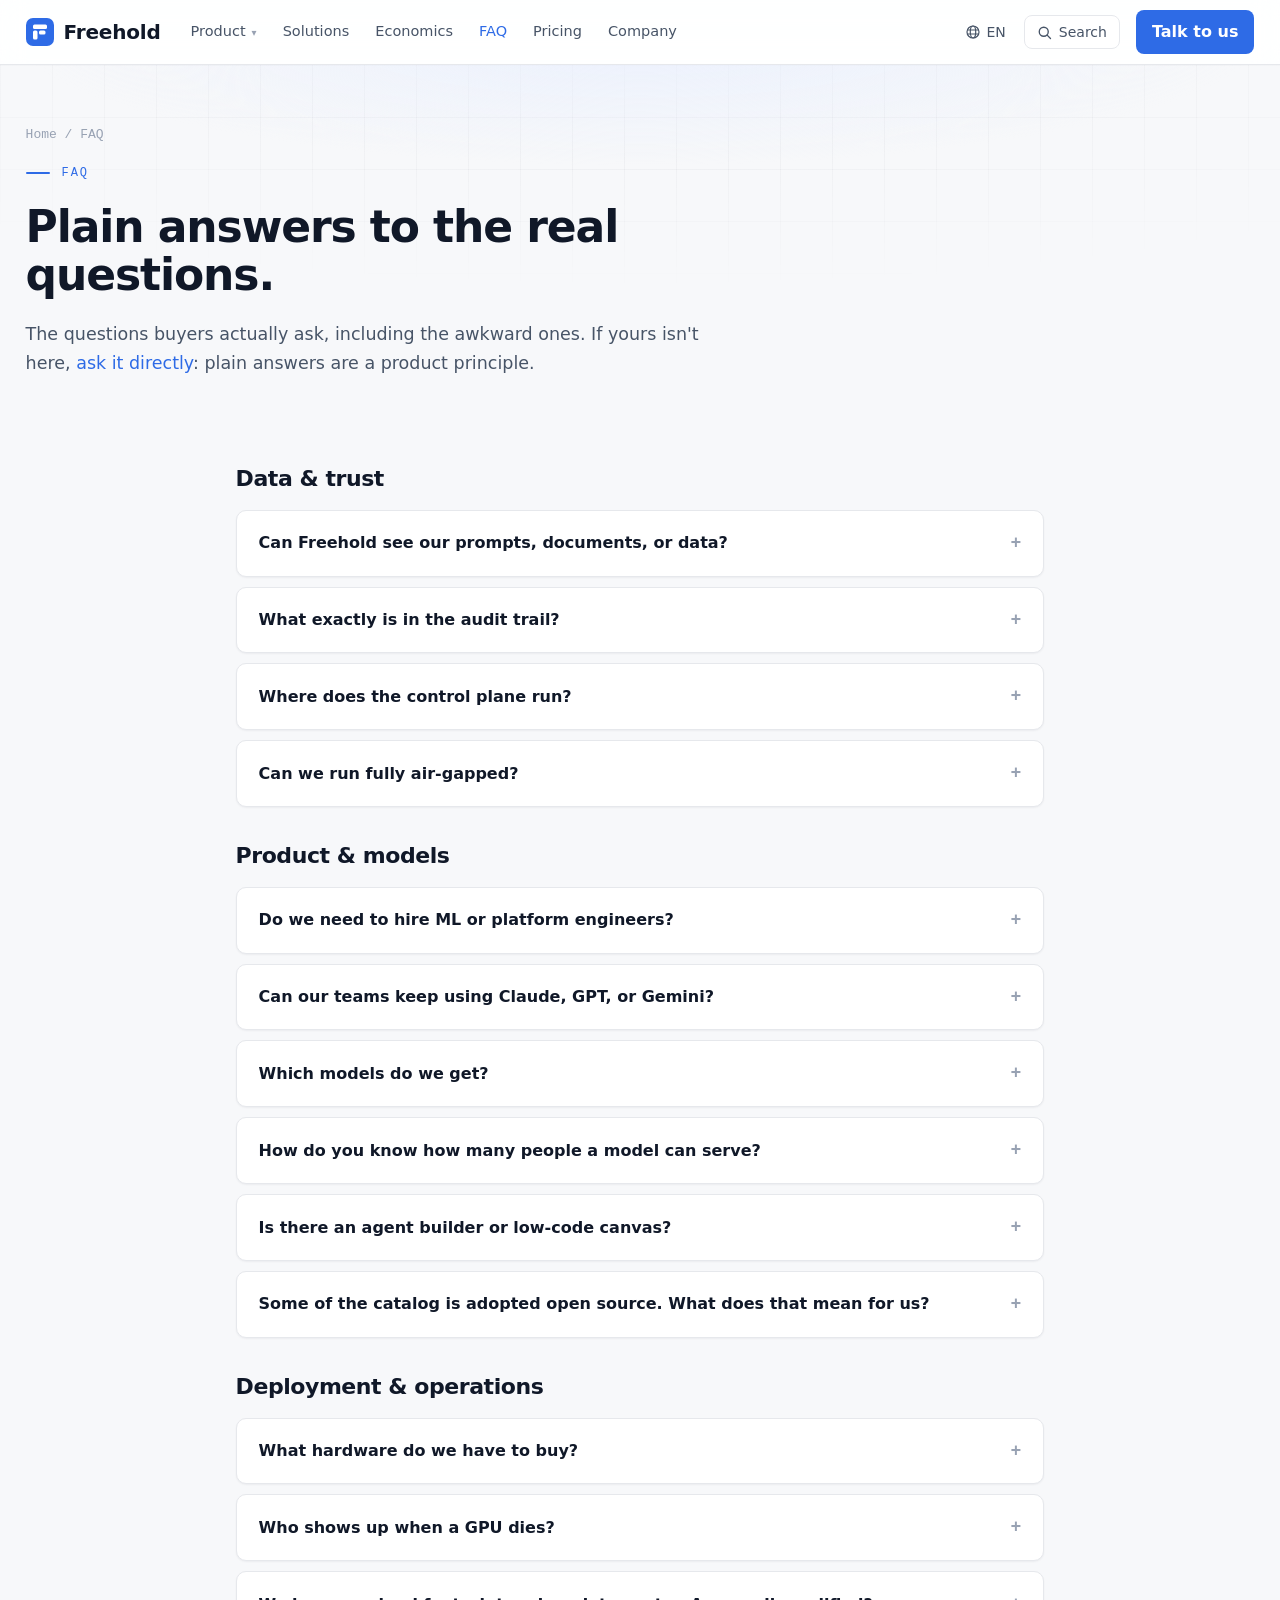
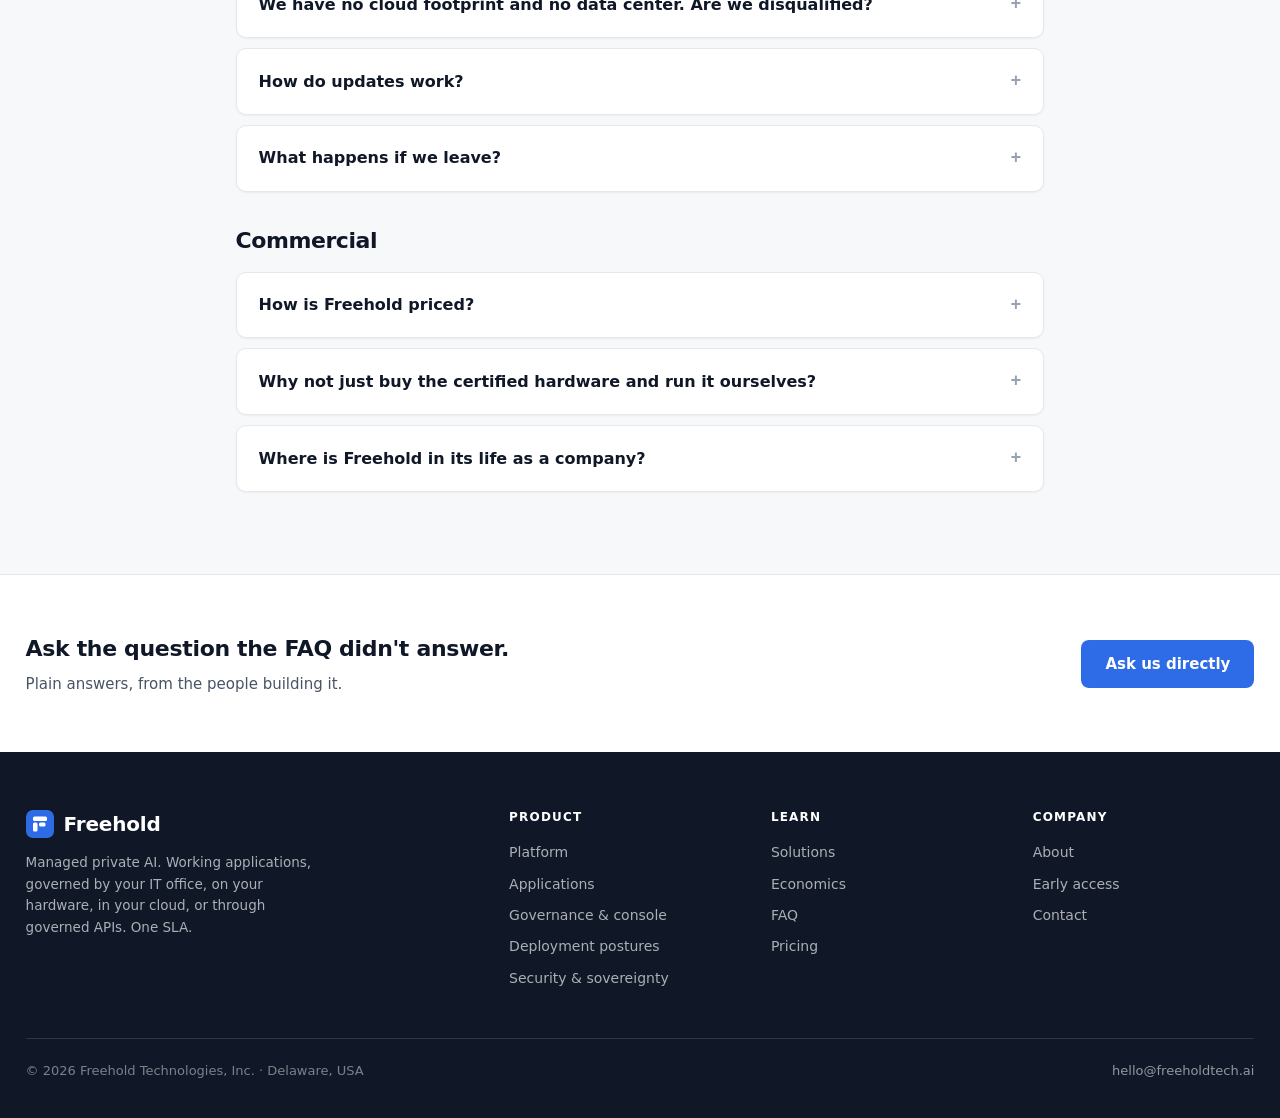
<file: faq/index.html>
<!DOCTYPE html>
<html lang="en">
<head>
<meta charset="UTF-8">
<meta name="viewport" content="width=device-width, initial-scale=1.0">
<title>FAQ — The questions buyers actually ask | Freehold</title>
<meta name="description" content="Do you see our data? Do we need ML staff? Can we keep Claude or GPT? What hardware do we buy, and who fixes it? Can we run air-gapped? The Freehold FAQ, answered plainly.">
<meta property="og:title" content="Freehold FAQ">
<meta property="og:description" content="The questions buyers actually ask about managed private AI, answered plainly.">
<meta property="og:type" content="website">
<meta property="og:url" content="https://freeholdtech.ai/faq/">
<link rel="canonical" href="https://freeholdtech.ai/faq/">
<link rel="icon" href="data:image/svg+xml,%3Csvg xmlns='http://www.w3.org/2000/svg' viewBox='0 0 28 28'%3E%3Crect width='28' height='28' rx='7' fill='%232e6be6'/%3E%3Crect x='7' y='6.5' width='14' height='4.5' rx='1.5' fill='white'/%3E%3Crect x='7' y='12.5' width='4.5' height='9' rx='1.5' fill='white'/%3E%3Crect x='13' y='12.5' width='6.5' height='4' rx='1.5' fill='white'/%3E%3C/svg%3E">
<link rel="stylesheet" href="../assets/site.css?v=10">
</head>
<body>

<header class="site-header">
  <div class="wrap header-inner">
    <a class="wordmark" href="../"><svg class="brand-tile" viewBox="0 0 28 28" aria-hidden="true"><rect width="28" height="28" rx="7" fill="var(--accent)"/><rect x="7" y="6.5" width="14" height="4.5" rx="1.5" fill="#fff"/><rect x="7" y="12.5" width="4.5" height="9" rx="1.5" fill="#fff"/><rect x="13" y="12.5" width="6.5" height="4" rx="1.5" fill="#fff"/></svg>Freehold</a>
    <input type="checkbox" id="nav-toggle" class="nav-toggle" aria-label="Toggle navigation">
    <nav class="main-nav" aria-label="Main">
      <ul>
        <li class="has-sub">
          <a href="../platform/">Product</a>
          <ul class="submenu">
            <li><a href="../platform/">Platform<span class="sub-d">A deployment that arrives working</span></a></li>
            <li><a href="../applications/">Applications<span class="sub-d">The catalog your employees open</span></a></li>
            <li><a href="../governance/">Governance &amp; console<span class="sub-d">Built for IT generalists</span></a></li>
            <li><a href="../deployment/">Deployment postures<span class="sub-d">On-prem, your cloud, governed API</span></a></li>
            <li><a href="../security/">Security &amp; sovereignty<span class="sub-d">Your data stays yours, by architecture</span></a></li>
          </ul>
        </li>
        <li><a href="../solutions/">Solutions</a></li>
        <li><a href="../economics/">Economics</a></li>
        <li><a href="../faq/" aria-current="page">FAQ</a></li>
        <li><a href="../pricing/">Pricing</a></li>
        <li><a href="../company/">Company</a></li>
      </ul>
    </nav>
    <div class="header-tools">
      <details class="lang-menu">
        <summary aria-label="Language: English"><svg width="16" height="16" viewBox="0 0 20 20" aria-hidden="true" fill="none" stroke="currentColor" stroke-width="1.5"><circle cx="10" cy="10" r="7.5"/><ellipse cx="10" cy="10" rx="3.4" ry="7.5"/><path d="M2.8 7.5h14.4M2.8 12.5h14.4"/></svg>EN</summary>
        <ul class="lang-list"><li><a href="./" aria-current="true">English</a></li></ul>
      </details>
      <button class="search-btn" type="button" data-search-open aria-label="Search the site"><svg width="15" height="15" viewBox="0 0 20 20" aria-hidden="true" fill="none" stroke="currentColor" stroke-width="1.8"><circle cx="9" cy="9" r="6"/><path d="M13.5 13.5L18 18" stroke-linecap="round"/></svg><span class="sb-label">Search</span></button>
      <a class="nav-cta" href="mailto:hello@freeholdtech.ai?subject=Freehold%20deployment">Talk to us</a>
      <label for="nav-toggle" class="nav-toggle-label"><svg width="20" height="20" viewBox="0 0 20 20" aria-hidden="true"><path d="M2 5h16M2 10h16M2 15h16" stroke="#101828" stroke-width="1.8" stroke-linecap="round"/></svg></label>
    </div>
  </div>
</header>

<div class="page-hero">
  <div class="hero-bg"></div>
  <div class="wrap">
    <div class="crumbs"><a href="../">Home</a> / FAQ</div>
    <div class="eyebrow">FAQ</div>
    <h1>Plain answers to the real questions.</h1>
    <p class="hero-sub">The questions buyers actually ask, including the awkward ones. If yours isn't here, <a href="mailto:hello@freeholdtech.ai?subject=Question">ask it directly</a>: plain answers are a product principle.</p>
  </div>
</div>

<section>
  <div class="wrap" style="max-width:860px">
    <div class="faq">

      <h2 style="margin:0 0 18px;font-size:22px">Data &amp; trust</h2>

      <details>
        <summary>Can Freehold see our prompts, documents, or data?</summary>
        <div class="a">
          <p>No. The separation is architectural: we operate the control plane (configuration, health, versions, metering) and are structurally unable to read the data plane (prompts, responses, documents, member memory, model weights). Telemetry that leaves your deployment carries control-plane fields only.</p>
          <p>The same constraint contractually binds our subcontractors: any vendor access is scoped to the control and operations plane, never to your data.</p>
        </div>
      </details>

      <details>
        <summary>What exactly is in the audit trail?</summary>
        <div class="a">
          <p>For every model call: identity, application, model, decision, timestamp, and token counts. Message content is never recorded, by construction. That makes the trail complete enough for an auditor ("who used what, when, how much") and structurally incapable of becoming a surveillance log of what your employees wrote.</p>
        </div>
      </details>

      <details>
        <summary>Where does the control plane run?</summary>
        <div class="a">
          <p>Inside your perimeter: on your hardware or in your own cloud tenancy, never as a SaaS we host. It holds your keys, your access rules, and your audit trail. Updates are pulled from a mirror inside the boundary on a schedule we gate; nothing is pushed in from outside, by any vendor, including us.</p>
        </div>
      </details>

      <details>
        <summary>Can we run fully air-gapped?</summary>
        <div class="a">
          <p>Yes. Isolation is a configurable ladder: air-gapped (no connectivity), controlled (the common case: data stays in, only explicitly permitted and logged calls go out), or connected. Stricter postures carry fewer conveniences and cost more to operate, and we price that honestly.</p>
        </div>
      </details>

      <h2 style="margin:36px 0 18px;font-size:22px">Product &amp; models</h2>

      <details>
        <summary>Do we need to hire ML or platform engineers?</summary>
        <div class="a">
          <p>No, and the whole product is built on that premise. The console is designed for the IT administrator who runs Google Workspace, Okta, or the M365 admin center, and it's measured against the concrete jobs that person must complete unaided: give a team an AI application, handle "the AI is slow," handle "we need model Y," offboard a person and prove it, pass an audit. Kubernetes stays on our side of the line.</p>
        </div>
      </details>

      <details>
        <summary>Can our teams keep using Claude, GPT, or Gemini?</summary>
        <div class="a">
          <p>Yes, through the governed third-party posture: frontier providers plug in under your own keys, behind your own gateway, with per-person allowances and the same content-free audit as everything else. When an allowance is spent, the app falls back automatically to a local model. Frontier access becomes something you govern.</p>
        </div>
      </details>

      <details>
        <summary>Which models do we get?</summary>
        <div class="a">
          <p>A curated menu with honest tiers. Hot models are pinned in GPU memory and answer instantly. Available models load on demand, with a first-call wait stated in the console. Everything else runs as an external model under your own provider keys, through the same gateway, with its capacity taken from the provider's own rate limit. Models appear under their real names, and the menu is kept current as the frontier moves, through the managed update pipeline.</p>
          <p>The tiering is honest physics: GPU memory is the real ceiling on what can answer instantly, and we'd rather disclose that than let you discover it mid-rollout.</p>
        </div>
      </details>

      <details>
        <summary>How do you know how many people a model can serve?</summary>
        <div class="a">
          <p>Two different questions get two different measurements. Whether a model fits is a question about GPU capacity, answered in units the console shows you. Whether it will hold up for everyone pointed at it is a question about measured throughput, and GPU count alone can't answer it: across model classes, the same hardware spans a roughly forty-fold range in tokens per second, so any tool converting GPU count into "people served" is guessing.</p>
          <p>Capacity starts as a labelled industry-benchmark estimate, gets measured on your own hardware, and reads out in human terms: "about 40 people comfortably," with the basis shown. The console also pairs what you've committed through grants with the peak actually observed, so you can see over-commitment before your users feel it.</p>
        </div>
      </details>

      <details>
        <summary>Is there an agent builder or low-code canvas?</summary>
        <div class="a">
          <p>No, by design. Builder surfaces are aimed at a technical persona most of our buyers don't employ, so we put that engineering into finished apps instead. If you need something beyond the shelf, customer-funded builds are one of the ways the catalog grows.</p>
        </div>
      </details>

      <details>
        <summary>Some of the catalog is adopted open source. What does that mean for us?</summary>
        <div class="a">
          <p>Some catalog applications are proven open-source products we've adopted and integrated: licenses inventoried, notices preserved, branding intact where a license requires it. Two things matter for you:</p>
          <ul>
            <li>We are your support-of-record for every catalog app, whoever wrote it. Your recourse is always us.</li>
            <li>We only adopt apps whose maintenance we could carry alone if the upstream project changes course, so a project's relicensing or abandonment never strands your deployment.</li>
          </ul>
        </div>
      </details>

      <h2 style="margin:36px 0 18px;font-size:22px">Deployment &amp; operations</h2>

      <details>
        <summary>What hardware do we have to buy?</summary>
        <div class="a">
          <p>Possibly none. Two of the three postures carry no hardware at all: your workloads can run in your own cloud tenancy or behind governed third-party APIs. If and when your sustained volume justifies owned capacity, we deploy on prebuilt certified enterprise AI systems (the Dell, HPE, and Lenovo AI factory lines), purchased by you, on your balance sheet, from a small set of blessed configurations we operate fleet-wide.</p>
        </div>
      </details>

      <details>
        <summary>Who shows up when a GPU dies?</summary>
        <div class="a">
          <p>The hardware vendor's field service, working as our subcontractor under back-to-back commitments. You hold one SLA, with us; we hold our vendors to response times that let us honor it. We manage Dell, Red Hat, and NVIDIA behind the scenes, and their access stops at the control plane.</p>
        </div>
      </details>

      <details>
        <summary>We have no cloud footprint and no data center. Are we disqualified?</summary>
        <div class="a">
          <p>No. The platform layer needs only modest, GPU-free compute. If you have no cloud presence, we procure and stand up a tenancy in your name as part of onboarding, with ownership landing with you: your tenancy, your keys, your data. A missing cloud footprint is an onboarding step for us, and ownership still lands with you.</p>
        </div>
      </details>

      <details>
        <summary>How do updates work?</summary>
        <div class="a">
          <p>Every update, platform, models, and applications, is validated against real workloads before your fleet takes it, then delivered through a signed release path and pulled from inside your perimeter on a schedule we gate. Drift between the running system and its declared configuration is detected and automatically reverted. Your team stays out of it unless you've asked to gate specific windows.</p>
        </div>
      </details>

      <details>
        <summary>What happens if we leave?</summary>
        <div class="a">
          <p>You keep what's yours, which is most of it: the hardware is on your balance sheet, the cloud tenancy is in your name, the keys are yours, and your data never left your perimeter to begin with. Adopted open-source applications remain licensed to run. What you lose is us: the governance layer, the catalog updates, and the operations. Exit is a conversation we'll have with you before you sign.</p>
        </div>
      </details>

      <h2 style="margin:36px 0 18px;font-size:22px">Commercial</h2>

      <details>
        <summary>How is Freehold priced?</summary>
        <div class="a">
          <p>A base deployment subscription (standard apps + governance + operations, with a per-seat governance license), per-app add-on subscriptions priced individually on the shelf, a one-time fixed-scope onboarding fee, and pass-throughs (hardware, the NVIDIA AI Enterprise entitlement, third-party model usage under your keys) visible at their real rates. The fee is the same in every posture, and we take no per-token margin. Details on the <a href="../pricing/">pricing page</a>.</p>
        </div>
      </details>

      <details>
        <summary>Why not just buy the certified hardware and run it ourselves?</summary>
        <div class="a">
          <p>If you have a platform team that wants to own model serving, GPU scheduling, upgrade gating, egress policy, and 24/7 on-call, that's a legitimate path, and the hardware vendors will happily sell it to you. Most of our customers don't have that team and never will. What they'd have to hire, we operate, and because we run a whole fleet, our operating cost per deployment keeps falling while a single self-hosted cluster pays its full cost alone.</p>
        </div>
      </details>

      <details>
        <summary>Where is Freehold in its life as a company?</summary>
        <div class="a">
          <p>Early, and we'd rather you hear it from us. The governance core, gateway, and console are built and fault-tested, and we're deploying with a small number of design partners now. What early buys you: direct access to the team that builds the product, catalog priorities steered by your needs, and design-partner terms. If you need a vendor with a decade of logos, we're not that yet, and we won't pretend otherwise.</p>
        </div>
      </details>

    </div>
  </div>
</section>

<div class="closer">
  <div class="wrap closer-inner">
    <div>
      <h3>Ask the question the FAQ didn't answer.</h3>
      <p>Plain answers, from the people building it.</p>
    </div>
    <a class="btn btn-primary" href="mailto:hello@freeholdtech.ai?subject=Question">Ask us directly</a>
  </div>
</div>

<footer class="site-footer">
  <div class="wrap">
    <div class="foot-grid">
      <div class="foot-brand">
        <a class="wordmark" href="../"><svg class="brand-tile" viewBox="0 0 28 28" aria-hidden="true"><rect width="28" height="28" rx="7" fill="var(--accent)"/><rect x="7" y="6.5" width="14" height="4.5" rx="1.5" fill="#fff"/><rect x="7" y="12.5" width="4.5" height="9" rx="1.5" fill="#fff"/><rect x="13" y="12.5" width="6.5" height="4" rx="1.5" fill="#fff"/></svg>Freehold</a>
        <p>Managed private AI. Working applications, governed by your IT office, on your hardware, in your cloud, or through governed APIs. One SLA.</p>
      </div>
      <div class="foot-col">
        <h4>Product</h4>
        <ul>
          <li><a href="../platform/">Platform</a></li>
          <li><a href="../applications/">Applications</a></li>
          <li><a href="../governance/">Governance &amp; console</a></li>
          <li><a href="../deployment/">Deployment postures</a></li>
          <li><a href="../security/">Security &amp; sovereignty</a></li>
        </ul>
      </div>
      <div class="foot-col">
        <h4>Learn</h4>
        <ul>
          <li><a href="../solutions/">Solutions</a></li>
          <li><a href="../economics/">Economics</a></li>
          <li><a href="../faq/">FAQ</a></li>
          <li><a href="../pricing/">Pricing</a></li>
        </ul>
      </div>
      <div class="foot-col">
        <h4>Company</h4>
        <ul>
          <li><a href="../company/">About</a></li>
          <li><a href="../company/#early-access">Early access</a></li>
          <li><a href="mailto:hello@freeholdtech.ai">Contact</a></li>
        </ul>
      </div>
    </div>
    <div class="foot-legal">
      <span>© <span id="yr">2026</span> Freehold Technologies, Inc. · Delaware, USA</span>
      <span><a href="mailto:hello@freeholdtech.ai">hello@freeholdtech.ai</a></span>
    </div>
  </div>
</footer>

<script src="../assets/site.js?v=3"></script>
<div class="search-overlay" id="search-overlay" hidden>
  <div class="search-panel"><div id="search-box"></div></div>
</div>
<script src="../assets/search.js?v=1" defer></script>
</body>
</html>
</file>
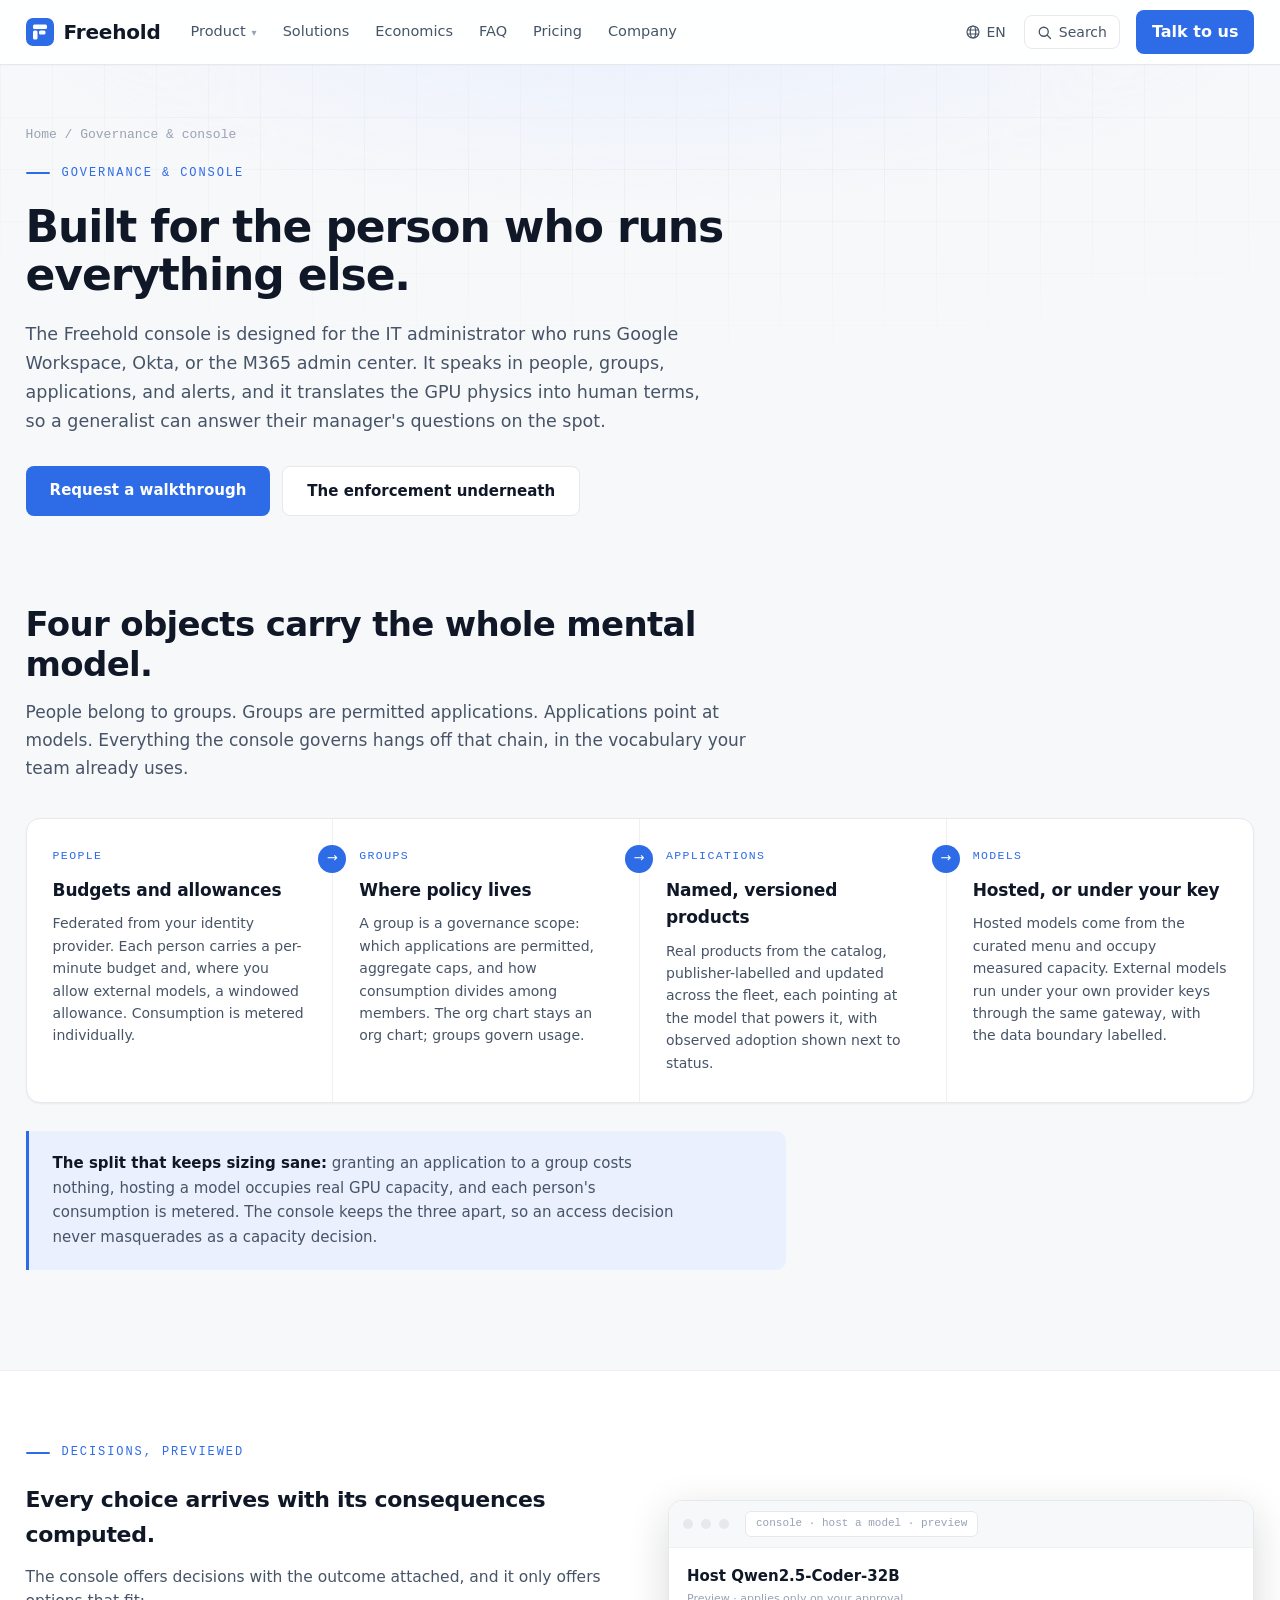
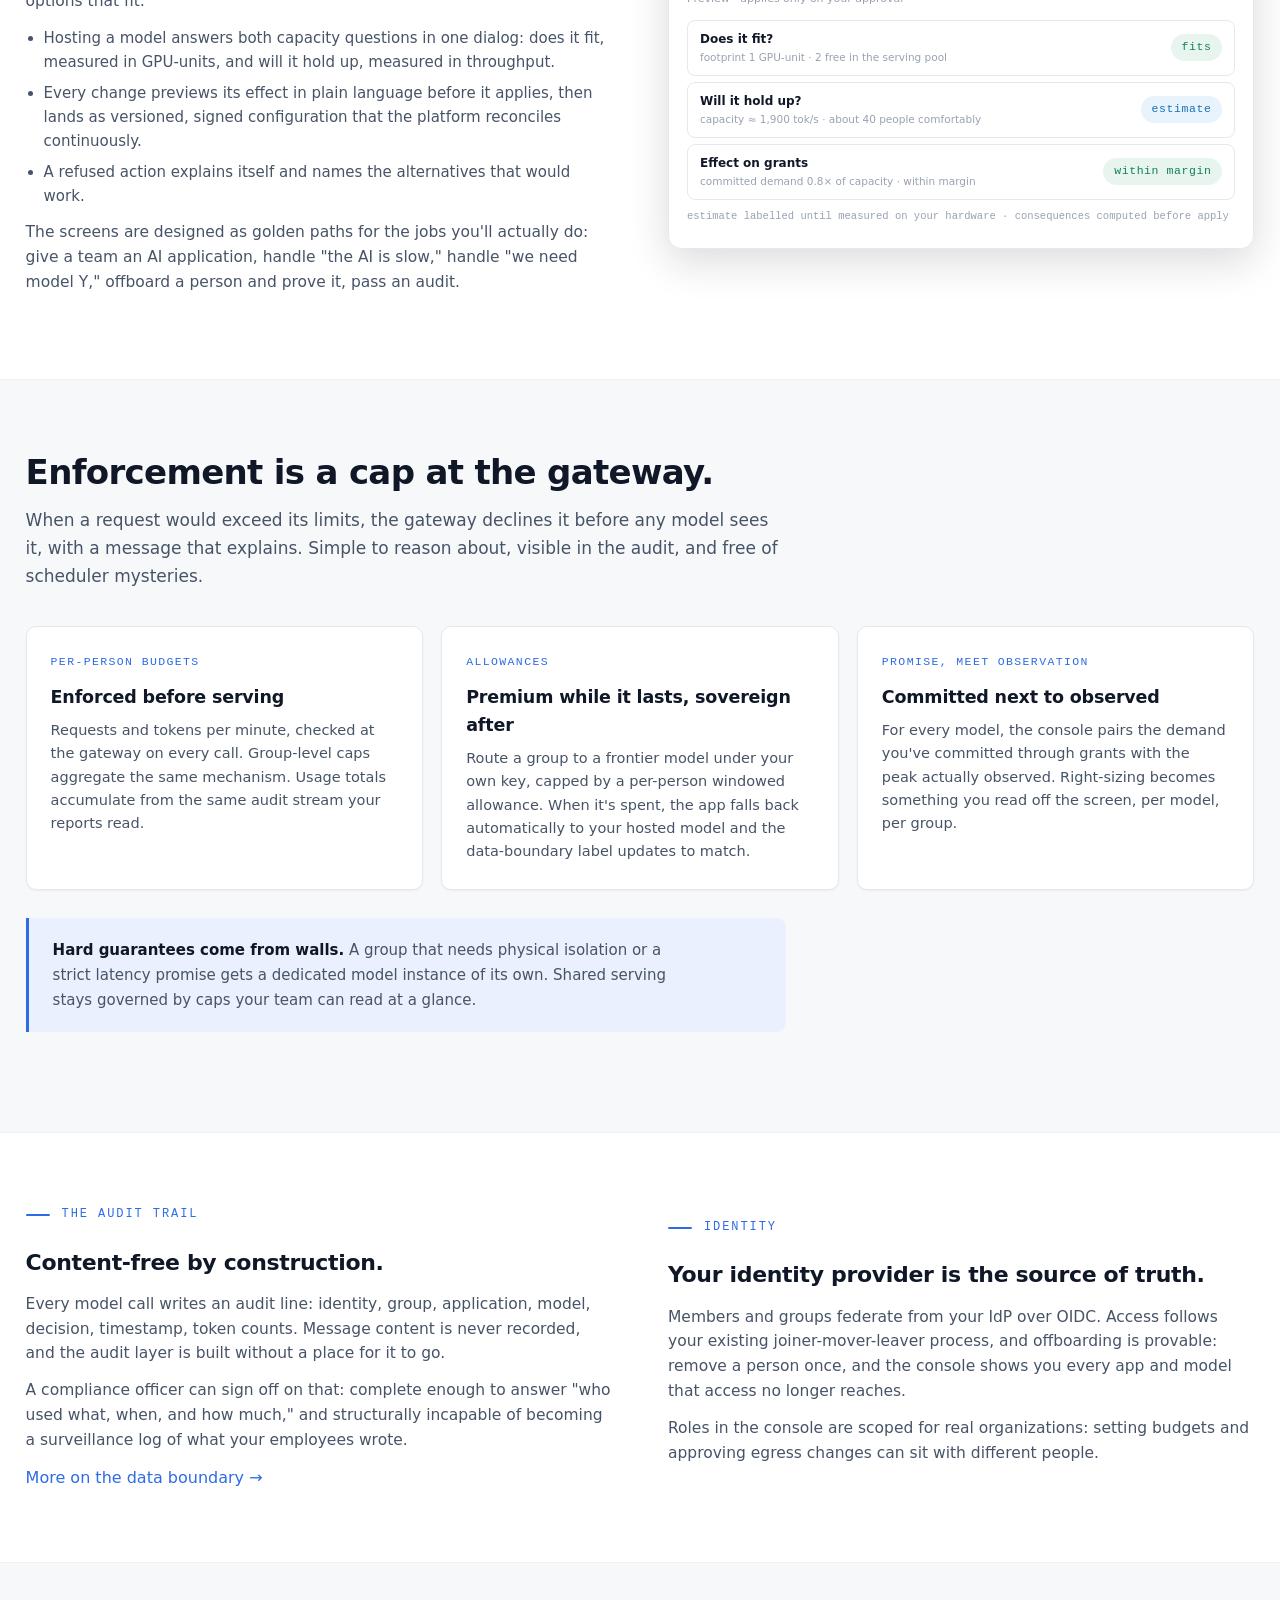
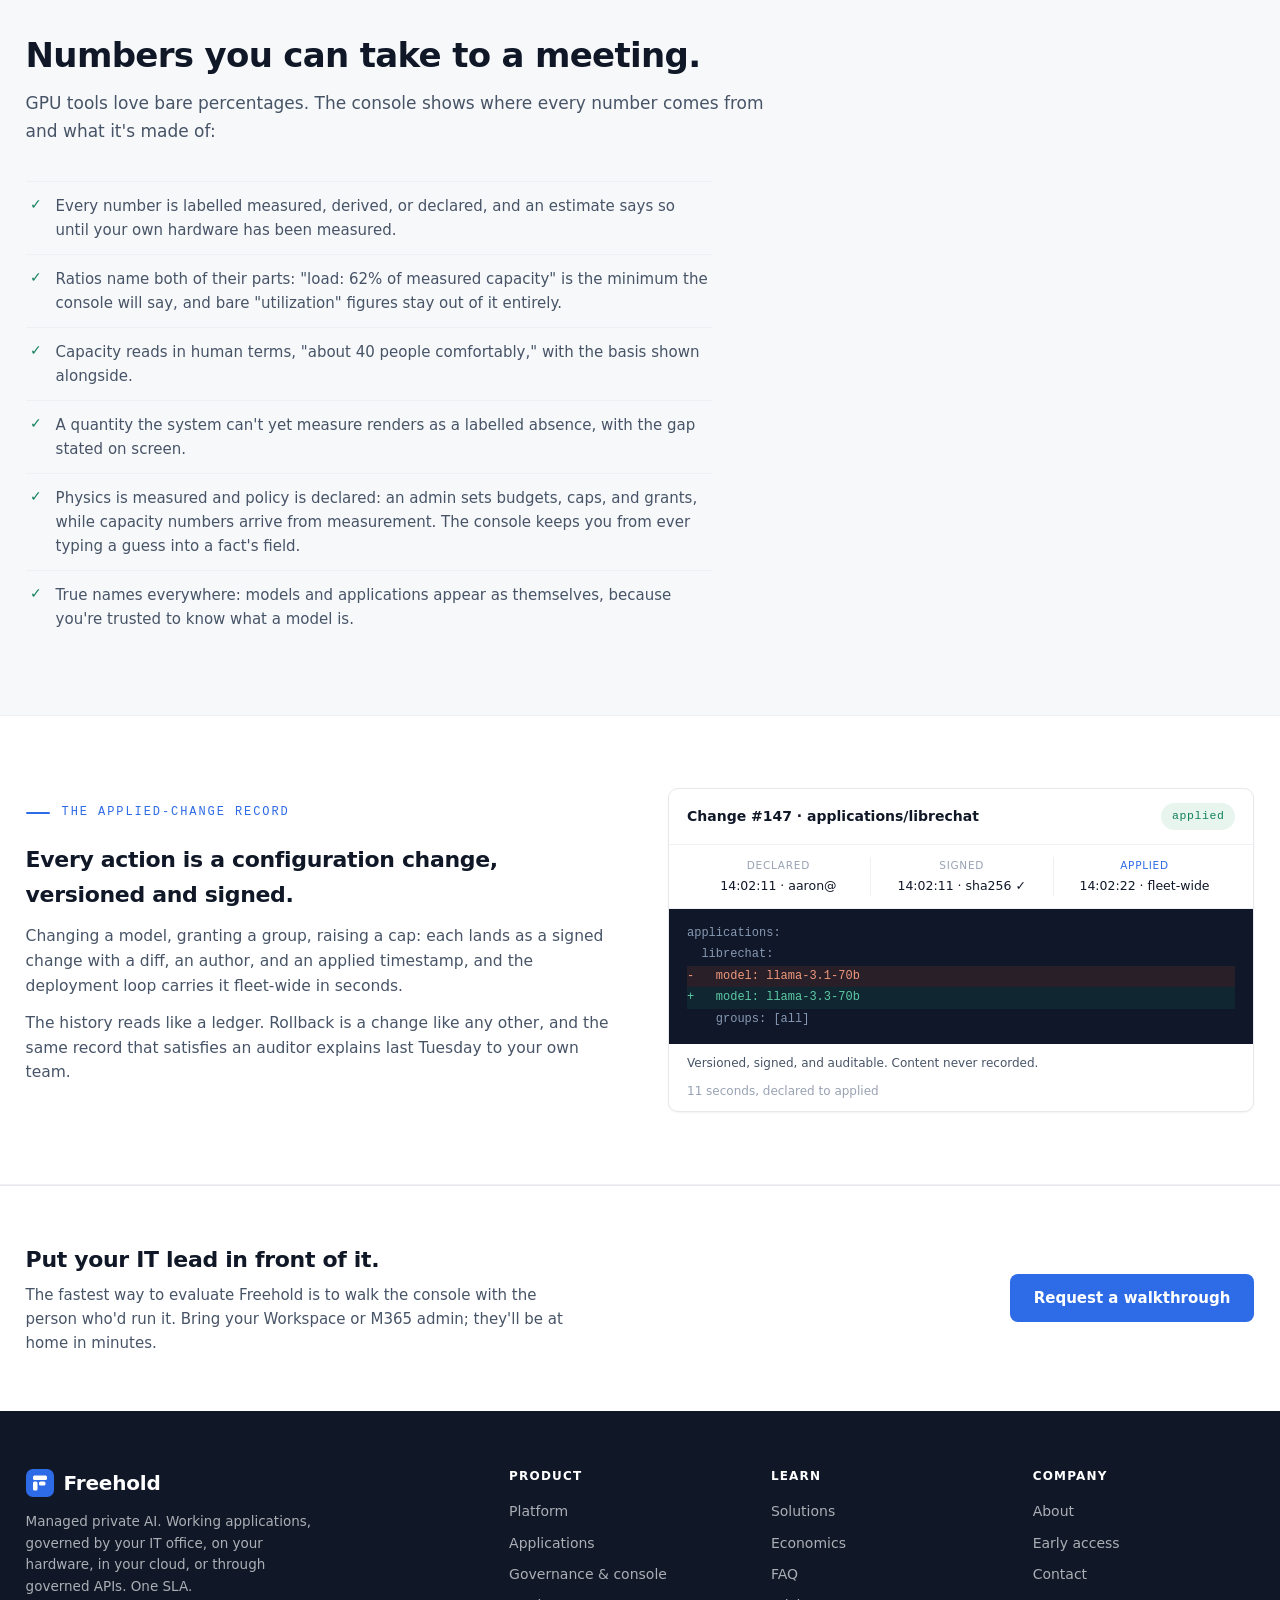
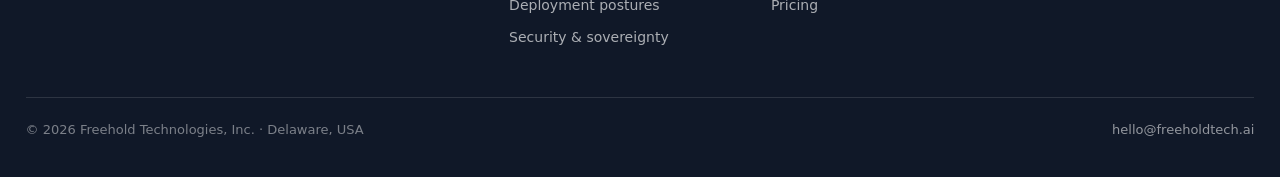
<file: governance/index.html>
<!DOCTYPE html>
<html lang="en">
<head>
<meta charset="UTF-8">
<meta name="viewport" content="width=device-width, initial-scale=1.0">
<title>Governance &amp; console — Built for IT generalists | Freehold</title>
<meta name="description" content="The Freehold console speaks in people, groups, applications, and models, translates GPU physics into human terms, and shows every number with its provenance. Config-only control, budgets enforced at the gateway, and a content-free audit.">
<meta property="og:title" content="Freehold Governance — Run AI in the language you already speak">
<meta property="og:description" content="People, groups, applications, models. Honest numbers with provenance, budgets enforced at the gateway, and a content-free audit. Built for IT generalists.">
<meta property="og:type" content="website">
<meta property="og:url" content="https://freeholdtech.ai/governance/">
<link rel="canonical" href="https://freeholdtech.ai/governance/">
<link rel="icon" href="data:image/svg+xml,%3Csvg xmlns='http://www.w3.org/2000/svg' viewBox='0 0 28 28'%3E%3Crect width='28' height='28' rx='7' fill='%232e6be6'/%3E%3Crect x='7' y='6.5' width='14' height='4.5' rx='1.5' fill='white'/%3E%3Crect x='7' y='12.5' width='4.5' height='9' rx='1.5' fill='white'/%3E%3Crect x='13' y='12.5' width='6.5' height='4' rx='1.5' fill='white'/%3E%3C/svg%3E">
<link rel="stylesheet" href="../assets/site.css?v=10">
</head>
<body>

<header class="site-header">
  <div class="wrap header-inner">
    <a class="wordmark" href="../"><svg class="brand-tile" viewBox="0 0 28 28" aria-hidden="true"><rect width="28" height="28" rx="7" fill="var(--accent)"/><rect x="7" y="6.5" width="14" height="4.5" rx="1.5" fill="#fff"/><rect x="7" y="12.5" width="4.5" height="9" rx="1.5" fill="#fff"/><rect x="13" y="12.5" width="6.5" height="4" rx="1.5" fill="#fff"/></svg>Freehold</a>
    <input type="checkbox" id="nav-toggle" class="nav-toggle" aria-label="Toggle navigation">
    <nav class="main-nav" aria-label="Main">
      <ul>
        <li class="has-sub">
          <a href="../platform/">Product</a>
          <ul class="submenu">
            <li><a href="../platform/">Platform<span class="sub-d">A deployment that arrives working</span></a></li>
            <li><a href="../applications/">Applications<span class="sub-d">The catalog your employees open</span></a></li>
            <li><a href="../governance/" aria-current="page">Governance &amp; console<span class="sub-d">Built for IT generalists</span></a></li>
            <li><a href="../deployment/">Deployment postures<span class="sub-d">On-prem, your cloud, governed API</span></a></li>
            <li><a href="../security/">Security &amp; sovereignty<span class="sub-d">Your data stays yours, by architecture</span></a></li>
          </ul>
        </li>
        <li><a href="../solutions/">Solutions</a></li>
        <li><a href="../economics/">Economics</a></li>
        <li><a href="../faq/">FAQ</a></li>
        <li><a href="../pricing/">Pricing</a></li>
        <li><a href="../company/">Company</a></li>
      </ul>
    </nav>
    <div class="header-tools">
      <details class="lang-menu">
        <summary aria-label="Language: English"><svg width="16" height="16" viewBox="0 0 20 20" aria-hidden="true" fill="none" stroke="currentColor" stroke-width="1.5"><circle cx="10" cy="10" r="7.5"/><ellipse cx="10" cy="10" rx="3.4" ry="7.5"/><path d="M2.8 7.5h14.4M2.8 12.5h14.4"/></svg>EN</summary>
        <ul class="lang-list"><li><a href="./" aria-current="true">English</a></li></ul>
      </details>
      <button class="search-btn" type="button" data-search-open aria-label="Search the site"><svg width="15" height="15" viewBox="0 0 20 20" aria-hidden="true" fill="none" stroke="currentColor" stroke-width="1.8"><circle cx="9" cy="9" r="6"/><path d="M13.5 13.5L18 18" stroke-linecap="round"/></svg><span class="sb-label">Search</span></button>
      <a class="nav-cta" href="mailto:hello@freeholdtech.ai?subject=Freehold%20deployment">Talk to us</a>
      <label for="nav-toggle" class="nav-toggle-label"><svg width="20" height="20" viewBox="0 0 20 20" aria-hidden="true"><path d="M2 5h16M2 10h16M2 15h16" stroke="#101828" stroke-width="1.8" stroke-linecap="round"/></svg></label>
    </div>
  </div>
</header>

<div class="page-hero">
  <div class="hero-bg"></div>
  <div class="wrap">
    <div class="crumbs"><a href="../">Home</a> / Governance &amp; console</div>
    <div class="eyebrow">Governance &amp; Console</div>
    <h1>Built for the person who runs everything else.</h1>
    <p class="hero-sub">The Freehold console is designed for the IT administrator who runs Google Workspace, Okta, or the M365 admin center. It speaks in people, groups, applications, and alerts, and it translates the GPU physics into human terms, so a generalist can answer their manager's questions on the spot.</p>
    <div class="hero-ctas">
      <a class="btn btn-primary" href="mailto:hello@freeholdtech.ai?subject=Console%20walkthrough">Request a walkthrough</a>
      <a class="btn btn-ghost" href="../security/">The enforcement underneath</a>
    </div>
  </div>
</div>

<section>
  <div class="wrap">
    <div class="sec-head">
      <h2>Four objects carry the whole mental model.</h2>
      <p>People belong to groups. Groups are permitted applications. Applications point at models. Everything the console governs hangs off that chain, in the vocabulary your team already uses.</p>
    </div>
    <div class="chain">
      <div class="chain-node">
        <div class="k">People</div>
        <h3>Budgets and allowances</h3>
        <p>Federated from your identity provider. Each person carries a per-minute budget and, where you allow external models, a windowed allowance. Consumption is metered individually.</p>
      </div>
      <div class="chain-node">
        <div class="k">Groups</div>
        <h3>Where policy lives</h3>
        <p>A group is a governance scope: which applications are permitted, aggregate caps, and how consumption divides among members. The org chart stays an org chart; groups govern usage.</p>
      </div>
      <div class="chain-node">
        <div class="k">Applications</div>
        <h3>Named, versioned products</h3>
        <p>Real products from the catalog, publisher-labelled and updated across the fleet, each pointing at the model that powers it, with observed adoption shown next to status.</p>
      </div>
      <div class="chain-node">
        <div class="k">Models</div>
        <h3>Hosted, or under your key</h3>
        <p>Hosted models come from the curated menu and occupy measured capacity. External models run under your own provider keys through the same gateway, with the data boundary labelled.</p>
      </div>
    </div>
    <div class="callout">
      <p><strong>The split that keeps sizing sane:</strong> granting an application to a group costs nothing, hosting a model occupies real GPU capacity, and each person's consumption is metered. The console keeps the three apart, so an access decision never masquerades as a capacity decision.</p>
    </div>
  </div>
</section>

<section class="alt">
  <div class="wrap">
    <div class="split">
      <div class="txt">
        <div class="eyebrow">Decisions, previewed</div>
        <h3>Every choice arrives with its consequences computed.</h3>
        <p>The console offers decisions with the outcome attached, and it only offers options that fit:</p>
        <ul>
          <li>Hosting a model answers both capacity questions in one dialog: does it fit, measured in GPU-units, and will it hold up, measured in throughput.</li>
          <li>Every change previews its effect in plain language before it applies, then lands as versioned, signed configuration that the platform reconciles continuously.</li>
          <li>A refused action explains itself and names the alternatives that would work.</li>
        </ul>
        <p>The screens are designed as golden paths for the jobs you'll actually do: give a team an AI application, handle "the AI is slow," handle "we need model Y," offboard a person and prove it, pass an audit.</p>
      </div>
      <div>
        <div class="shot" role="img" aria-label="Illustration of the console's two-question hosting preview">
          <div class="shot-top"><span class="shot-dot"></span><span class="shot-dot"></span><span class="shot-dot"></span><span class="shot-url">console · host a model · preview</span></div>
          <div class="shot-body">
            <div class="shot-main" style="background:var(--surface)">
              <div class="shot-h">Host Qwen2.5-Coder-32B</div>
              <div class="shot-sub">Preview · applies only on your approval</div>
              <div class="shot-row"><div><div class="rn">Does it fit?</div><div class="rd">footprint 1 GPU-unit · 2 free in the serving pool</div></div><span class="pill pill-ok">fits</span></div>
              <div class="shot-row"><div><div class="rn">Will it hold up?</div><div class="rd">capacity ≈ 1,900 tok/s · about 40 people comfortably</div></div><span class="pill pill-info">estimate</span></div>
              <div class="shot-row"><div><div class="rn">Effect on grants</div><div class="rd">committed demand 0.8× of capacity · within margin</div></div><span class="pill pill-ok">within margin</span></div>
              <div class="shot-note">estimate labelled until measured on your hardware · consequences computed before apply</div>
            </div>
          </div>
        </div>
      </div>
    </div>
  </div>
</section>

<section>
  <div class="wrap">
    <div class="sec-head">
      <h2>Enforcement is a cap at the gateway.</h2>
      <p>When a request would exceed its limits, the gateway declines it before any model sees it, with a message that explains. Simple to reason about, visible in the audit, and free of scheduler mysteries.</p>
    </div>
    <div class="cards">
      <div class="card">
        <div class="k">Per-person budgets</div>
        <h3>Enforced before serving</h3>
        <p>Requests and tokens per minute, checked at the gateway on every call. Group-level caps aggregate the same mechanism. Usage totals accumulate from the same audit stream your reports read.</p>
      </div>
      <div class="card">
        <div class="k">Allowances</div>
        <h3>Premium while it lasts, sovereign after</h3>
        <p>Route a group to a frontier model under your own key, capped by a per-person windowed allowance. When it's spent, the app falls back automatically to your hosted model and the data-boundary label updates to match.</p>
      </div>
      <div class="card">
        <div class="k">Promise, meet observation</div>
        <h3>Committed next to observed</h3>
        <p>For every model, the console pairs the demand you've committed through grants with the peak actually observed. Right-sizing becomes something you read off the screen, per model, per group.</p>
      </div>
    </div>
    <div class="callout">
      <p><strong>Hard guarantees come from walls.</strong> A group that needs physical isolation or a strict latency promise gets a dedicated model instance of its own. Shared serving stays governed by caps your team can read at a glance.</p>
    </div>
  </div>
</section>

<section class="alt">
  <div class="wrap">
    <div class="split">
      <div class="txt">
        <div class="eyebrow">The audit trail</div>
        <h3>Content-free by construction.</h3>
        <p>Every model call writes an audit line: identity, group, application, model, decision, timestamp, token counts. Message content is never recorded, and the audit layer is built without a place for it to go.</p>
        <p>A compliance officer can sign off on that: complete enough to answer "who used what, when, and how much," and structurally incapable of becoming a surveillance log of what your employees wrote.</p>
        <a class="foot-link" href="../security/">More on the data boundary →</a>
      </div>
      <div class="txt">
        <div class="eyebrow">Identity</div>
        <h3>Your identity provider is the source of truth.</h3>
        <p>Members and groups federate from your IdP over OIDC. Access follows your existing joiner-mover-leaver process, and offboarding is provable: remove a person once, and the console shows you every app and model that access no longer reaches.</p>
        <p>Roles in the console are scoped for real organizations: setting budgets and approving egress changes can sit with different people.</p>
      </div>
    </div>
  </div>
</section>

<section>
  <div class="wrap">
    <div class="sec-head">
      <h2>Numbers you can take to a meeting.</h2>
      <p>GPU tools love bare percentages. The console shows where every number comes from and what it's made of:</p>
    </div>
    <ul class="checks" style="max-width:760px">
      <li>Every number is labelled measured, derived, or declared, and an estimate says so until your own hardware has been measured.</li>
      <li>Ratios name both of their parts: "load: 62% of measured capacity" is the minimum the console will say, and bare "utilization" figures stay out of it entirely.</li>
      <li>Capacity reads in human terms, "about 40 people comfortably," with the basis shown alongside.</li>
      <li>A quantity the system can't yet measure renders as a labelled absence, with the gap stated on screen.</li>
      <li>Physics is measured and policy is declared: an admin sets budgets, caps, and grants, while capacity numbers arrive from measurement. The console keeps you from ever typing a guess into a fact's field.</li>
      <li>True names everywhere: models and applications appear as themselves, because you're trusted to know what a model is.</li>
    </ul>
  </div>
</section>

<section class="alt">
  <div class="wrap">
    <div class="split">
      <div class="txt">
        <div class="eyebrow">The applied-change record</div>
        <h3>Every action is a configuration change, versioned and signed.</h3>
        <p>Changing a model, granting a group, raising a cap: each lands as a signed change with a diff, an author, and an applied timestamp, and the deployment loop carries it fleet-wide in seconds.</p>
        <p>The history reads like a ledger. Rollback is a change like any other, and the same record that satisfies an auditor explains last Tuesday to your own team.</p>
      </div>
      <div>
        <div class="change-rec" role="img" aria-label="An applied configuration change: a model swap, declared, signed, and applied fleet-wide in eleven seconds">
          <div class="cr-head"><span class="cr-title">Change #147 · applications/librechat</span><span class="pill pill-ok">applied</span></div>
          <div class="cr-steps">
            <div><div class="cr-k">Declared</div><div class="cr-v">14:02:11 · aaron@</div></div>
            <div><div class="cr-k">Signed</div><div class="cr-v">14:02:11 · sha256 &#10003;</div></div>
            <div><div class="cr-k cr-on">Applied</div><div class="cr-v">14:02:22 · fleet-wide</div></div>
          </div>
          <div class="cr-diff">
            <div class="cr-ctx">applications:</div>
            <div class="cr-ctx">&nbsp;&nbsp;librechat:</div>
            <div class="cr-del">-&nbsp;&nbsp;&nbsp;model: llama-3.1-70b</div>
            <div class="cr-add">+&nbsp;&nbsp;&nbsp;model: llama-3.3-70b</div>
            <div class="cr-ctx">&nbsp;&nbsp;&nbsp;&nbsp;groups: [all]</div>
          </div>
          <div class="cr-foot"><span>Versioned, signed, and auditable. Content never recorded.</span><span>11 seconds, declared to applied</span></div>
        </div>
      </div>
    </div>
  </div>
</section>

<div class="closer">
  <div class="wrap closer-inner">
    <div>
      <h3>Put your IT lead in front of it.</h3>
      <p>The fastest way to evaluate Freehold is to walk the console with the person who'd run it. Bring your Workspace or M365 admin; they'll be at home in minutes.</p>
    </div>
    <a class="btn btn-primary" href="mailto:hello@freeholdtech.ai?subject=Console%20walkthrough">Request a walkthrough</a>
  </div>
</div>

<footer class="site-footer">
  <div class="wrap">
    <div class="foot-grid">
      <div class="foot-brand">
        <a class="wordmark" href="../"><svg class="brand-tile" viewBox="0 0 28 28" aria-hidden="true"><rect width="28" height="28" rx="7" fill="var(--accent)"/><rect x="7" y="6.5" width="14" height="4.5" rx="1.5" fill="#fff"/><rect x="7" y="12.5" width="4.5" height="9" rx="1.5" fill="#fff"/><rect x="13" y="12.5" width="6.5" height="4" rx="1.5" fill="#fff"/></svg>Freehold</a>
        <p>Managed private AI. Working applications, governed by your IT office, on your hardware, in your cloud, or through governed APIs. One SLA.</p>
      </div>
      <div class="foot-col">
        <h4>Product</h4>
        <ul>
          <li><a href="../platform/">Platform</a></li>
          <li><a href="../applications/">Applications</a></li>
          <li><a href="../governance/">Governance &amp; console</a></li>
          <li><a href="../deployment/">Deployment postures</a></li>
          <li><a href="../security/">Security &amp; sovereignty</a></li>
        </ul>
      </div>
      <div class="foot-col">
        <h4>Learn</h4>
        <ul>
          <li><a href="../solutions/">Solutions</a></li>
          <li><a href="../economics/">Economics</a></li>
          <li><a href="../faq/">FAQ</a></li>
          <li><a href="../pricing/">Pricing</a></li>
        </ul>
      </div>
      <div class="foot-col">
        <h4>Company</h4>
        <ul>
          <li><a href="../company/">About</a></li>
          <li><a href="../company/#early-access">Early access</a></li>
          <li><a href="mailto:hello@freeholdtech.ai">Contact</a></li>
        </ul>
      </div>
    </div>
    <div class="foot-legal">
      <span>© <span id="yr">2026</span> Freehold Technologies, Inc. · Delaware, USA</span>
      <span><a href="mailto:hello@freeholdtech.ai">hello@freeholdtech.ai</a></span>
    </div>
  </div>
</footer>

<script src="../assets/site.js?v=3"></script>
<div class="search-overlay" id="search-overlay" hidden>
  <div class="search-panel"><div id="search-box"></div></div>
</div>
<script src="../assets/search.js?v=1" defer></script>
</body>
</html>
</file>
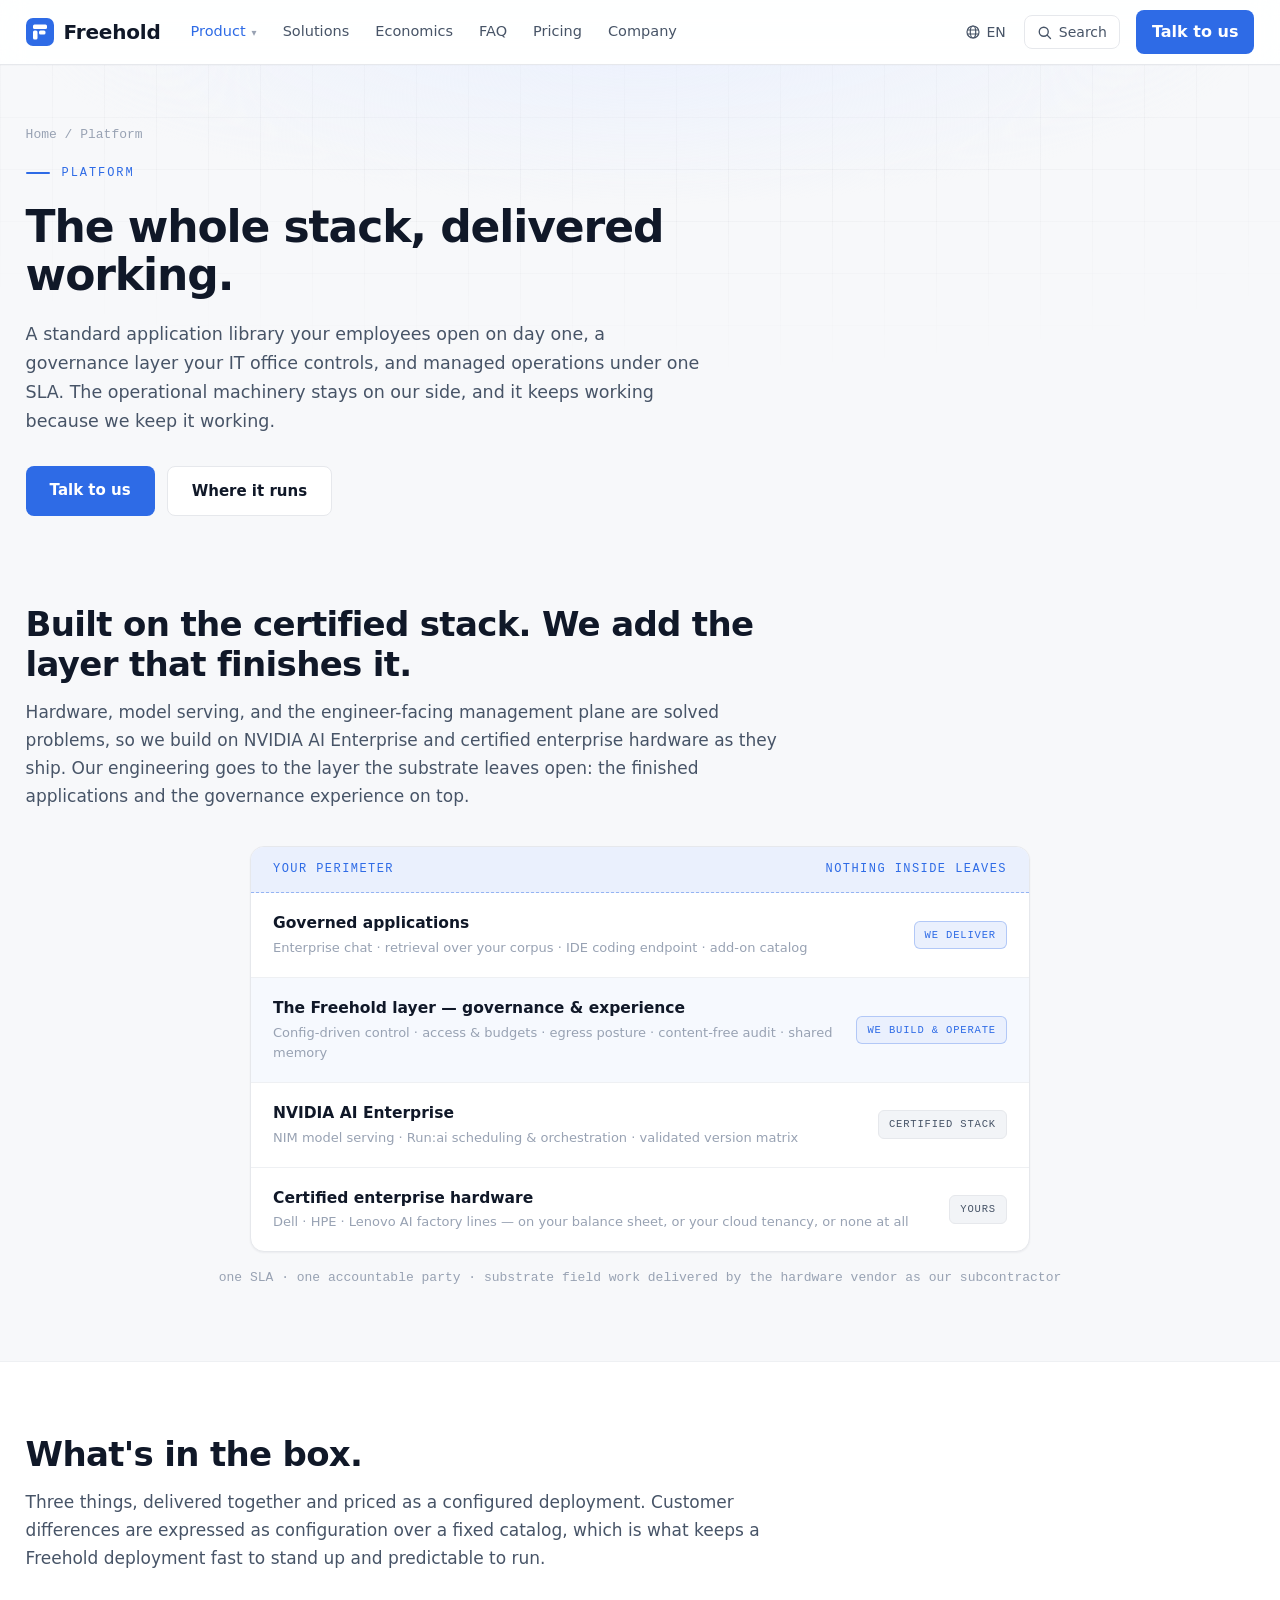
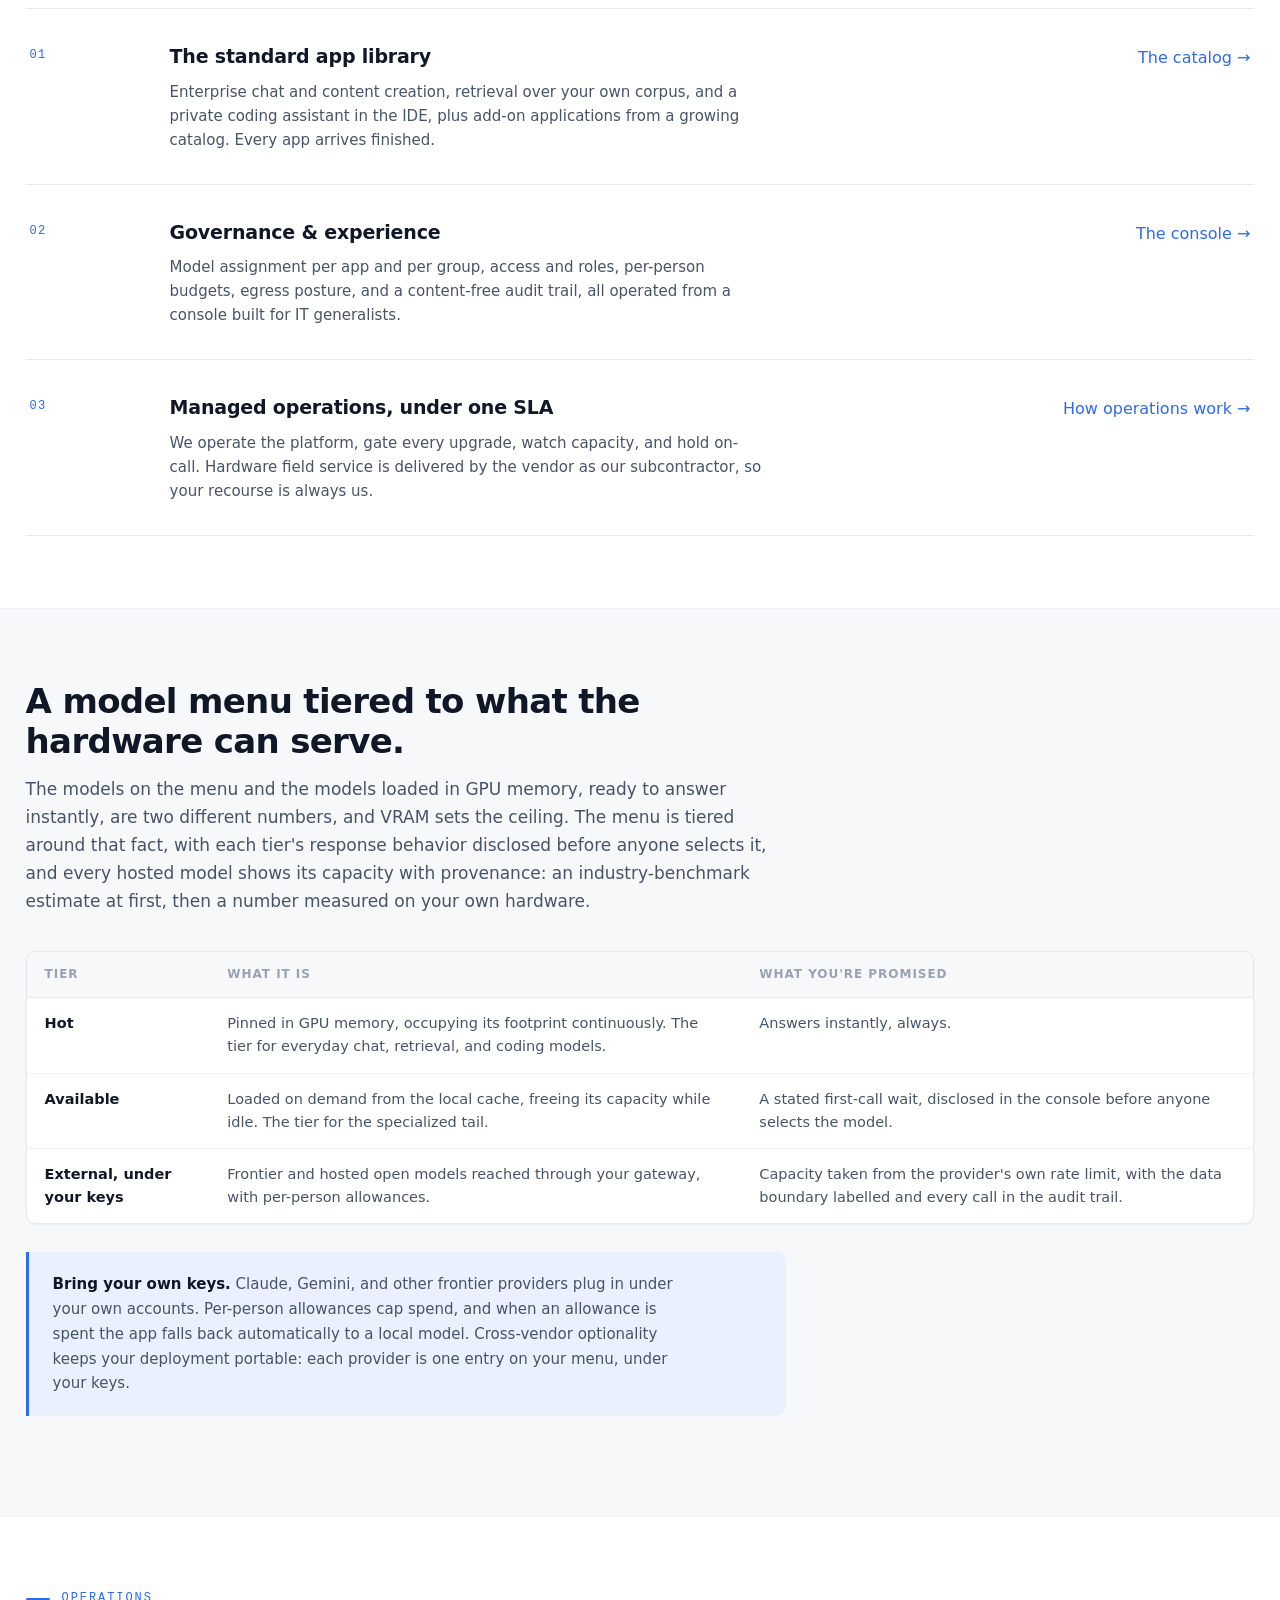
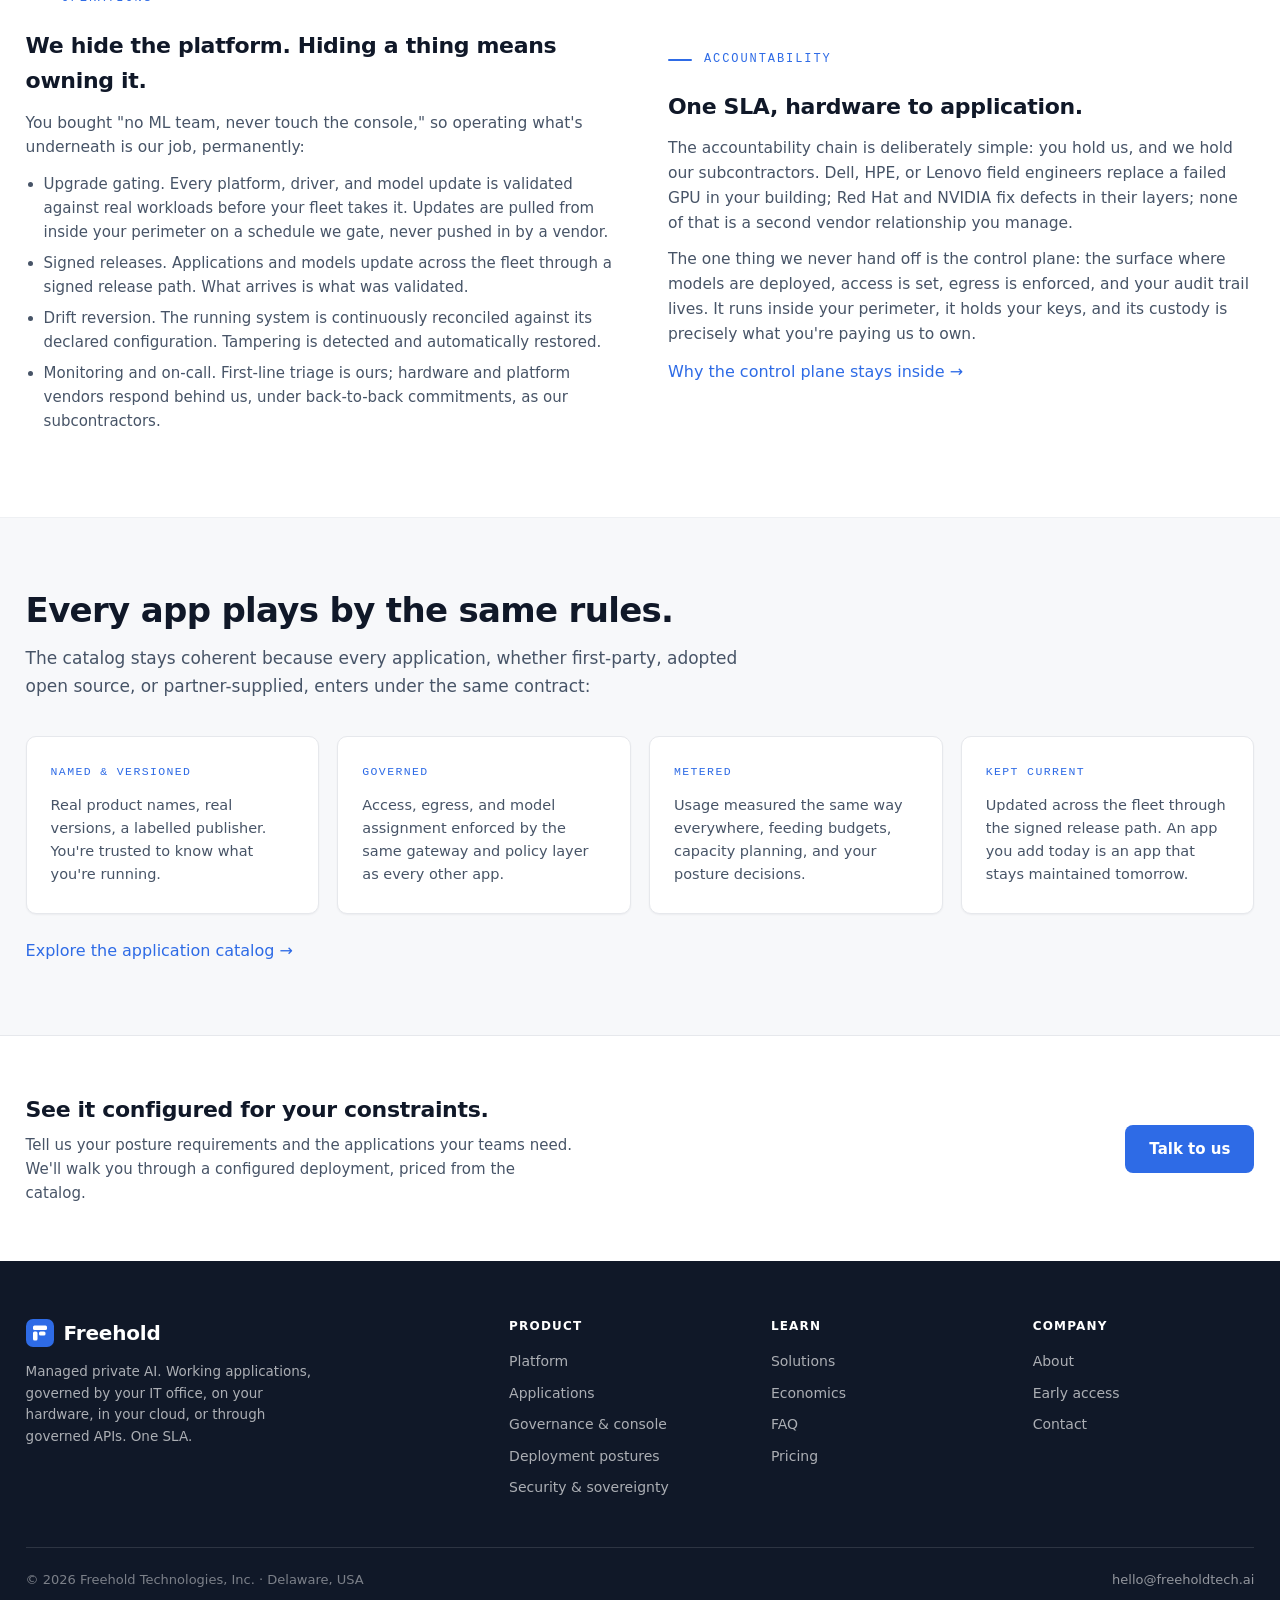
<file: platform/index.html>
<!DOCTYPE html>
<html lang="en">
<head>
<meta charset="UTF-8">
<meta name="viewport" content="width=device-width, initial-scale=1.0">
<title>Platform — A deployment that arrives working | Freehold</title>
<meta name="description" content="Freehold is a configured AI deployment: a standard application library, a governance layer built for IT generalists, and managed operations on certified NVIDIA infrastructure, delivered working as one product.">
<meta property="og:title" content="Freehold Platform — A deployment that arrives working">
<meta property="og:description" content="A standard application library, a governance layer for IT generalists, and managed operations on certified NVIDIA infrastructure.">
<meta property="og:type" content="website">
<meta property="og:url" content="https://freeholdtech.ai/platform/">
<link rel="canonical" href="https://freeholdtech.ai/platform/">
<link rel="icon" href="data:image/svg+xml,%3Csvg xmlns='http://www.w3.org/2000/svg' viewBox='0 0 28 28'%3E%3Crect width='28' height='28' rx='7' fill='%232e6be6'/%3E%3Crect x='7' y='6.5' width='14' height='4.5' rx='1.5' fill='white'/%3E%3Crect x='7' y='12.5' width='4.5' height='9' rx='1.5' fill='white'/%3E%3Crect x='13' y='12.5' width='6.5' height='4' rx='1.5' fill='white'/%3E%3C/svg%3E">
<link rel="stylesheet" href="../assets/site.css?v=10">
</head>
<body>

<header class="site-header">
  <div class="wrap header-inner">
    <a class="wordmark" href="../"><svg class="brand-tile" viewBox="0 0 28 28" aria-hidden="true"><rect width="28" height="28" rx="7" fill="var(--accent)"/><rect x="7" y="6.5" width="14" height="4.5" rx="1.5" fill="#fff"/><rect x="7" y="12.5" width="4.5" height="9" rx="1.5" fill="#fff"/><rect x="13" y="12.5" width="6.5" height="4" rx="1.5" fill="#fff"/></svg>Freehold</a>
    <input type="checkbox" id="nav-toggle" class="nav-toggle" aria-label="Toggle navigation">
    <nav class="main-nav" aria-label="Main">
      <ul>
        <li class="has-sub">
          <a href="../platform/" aria-current="page">Product</a>
          <ul class="submenu">
            <li><a href="../platform/">Platform<span class="sub-d">A deployment that arrives working</span></a></li>
            <li><a href="../applications/">Applications<span class="sub-d">The catalog your employees open</span></a></li>
            <li><a href="../governance/">Governance &amp; console<span class="sub-d">Built for IT generalists</span></a></li>
            <li><a href="../deployment/">Deployment postures<span class="sub-d">On-prem, your cloud, governed API</span></a></li>
            <li><a href="../security/">Security &amp; sovereignty<span class="sub-d">Your data stays yours, by architecture</span></a></li>
          </ul>
        </li>
        <li><a href="../solutions/">Solutions</a></li>
        <li><a href="../economics/">Economics</a></li>
        <li><a href="../faq/">FAQ</a></li>
        <li><a href="../pricing/">Pricing</a></li>
        <li><a href="../company/">Company</a></li>
      </ul>
    </nav>
    <div class="header-tools">
      <details class="lang-menu">
        <summary aria-label="Language: English"><svg width="16" height="16" viewBox="0 0 20 20" aria-hidden="true" fill="none" stroke="currentColor" stroke-width="1.5"><circle cx="10" cy="10" r="7.5"/><ellipse cx="10" cy="10" rx="3.4" ry="7.5"/><path d="M2.8 7.5h14.4M2.8 12.5h14.4"/></svg>EN</summary>
        <ul class="lang-list"><li><a href="./" aria-current="true">English</a></li></ul>
      </details>
      <button class="search-btn" type="button" data-search-open aria-label="Search the site"><svg width="15" height="15" viewBox="0 0 20 20" aria-hidden="true" fill="none" stroke="currentColor" stroke-width="1.8"><circle cx="9" cy="9" r="6"/><path d="M13.5 13.5L18 18" stroke-linecap="round"/></svg><span class="sb-label">Search</span></button>
      <a class="nav-cta" href="mailto:hello@freeholdtech.ai?subject=Freehold%20deployment">Talk to us</a>
      <label for="nav-toggle" class="nav-toggle-label"><svg width="20" height="20" viewBox="0 0 20 20" aria-hidden="true"><path d="M2 5h16M2 10h16M2 15h16" stroke="#101828" stroke-width="1.8" stroke-linecap="round"/></svg></label>
    </div>
  </div>
</header>

<div class="page-hero">
  <div class="hero-bg"></div>
  <div class="wrap">
    <div class="crumbs"><a href="../">Home</a> / Platform</div>
    <div class="eyebrow">Platform</div>
    <h1>The whole stack, delivered working.</h1>
    <p class="hero-sub">A standard application library your employees open on day one, a governance layer your IT office controls, and managed operations under one SLA. The operational machinery stays on our side, and it keeps working because we keep it working.</p>
    <div class="hero-ctas">
      <a class="btn btn-primary" href="mailto:hello@freeholdtech.ai?subject=Freehold%20deployment">Talk to us</a>
      <a class="btn btn-ghost" href="../deployment/">Where it runs</a>
    </div>
  </div>
</div>

<section>
  <div class="wrap">
    <div class="sec-head">
      <h2>Built on the certified stack. We add the layer that finishes it.</h2>
      <p>Hardware, model serving, and the engineer-facing management plane are solved problems, so we build on NVIDIA AI Enterprise and certified enterprise hardware as they ship. Our engineering goes to the layer the substrate leaves open: the finished applications and the governance experience on top.</p>
    </div>
    <div class="arch" style="max-width:780px;margin:0 auto">
      <div class="arch-perimeter"><span>Your perimeter</span><span>nothing inside leaves</span></div>
      <div class="layer">
        <div><div class="l-name">Governed applications</div><div class="l-desc">Enterprise chat · retrieval over your corpus · IDE coding endpoint · add-on catalog</div></div>
        <span class="l-tag tag-ours">We deliver</span>
      </div>
      <div class="layer layer-ours">
        <div><div class="l-name">The Freehold layer — governance &amp; experience</div><div class="l-desc">Config-driven control · access &amp; budgets · egress posture · content-free audit · shared memory</div></div>
        <span class="l-tag tag-ours">We build &amp; operate</span>
      </div>
      <div class="layer">
        <div><div class="l-name">NVIDIA AI Enterprise</div><div class="l-desc">NIM model serving · Run:ai scheduling &amp; orchestration · validated version matrix</div></div>
        <span class="l-tag tag-theirs">Certified stack</span>
      </div>
      <div class="layer">
        <div><div class="l-name">Certified enterprise hardware</div><div class="l-desc">Dell · HPE · Lenovo AI factory lines — on your balance sheet, or your cloud tenancy, or none at all</div></div>
        <span class="l-tag tag-theirs">Yours</span>
      </div>
    </div>
    <div class="arch-note">one SLA · one accountable party · substrate field work delivered by the hardware vendor as our subcontractor</div>
  </div>
</section>

<section class="alt">
  <div class="wrap">
    <div class="sec-head">
      <h2>What's in the box.</h2>
      <p>Three things, delivered together and priced as a configured deployment. Customer differences are expressed as configuration over a fixed catalog, which is what keeps a Freehold deployment fast to stand up and predictable to run.</p>
    </div>
    <div class="rail">
      <div class="rail-row">
        <div class="rail-num">01</div>
        <div>
          <h3>The standard app library</h3>
          <p>Enterprise chat and content creation, retrieval over your own corpus, and a private coding assistant in the IDE, plus add-on applications from a growing catalog. Every app arrives finished.</p>
        </div>
        <a class="foot-link" href="../applications/">The catalog →</a>
      </div>
      <div class="rail-row">
        <div class="rail-num">02</div>
        <div>
          <h3>Governance &amp; experience</h3>
          <p>Model assignment per app and per group, access and roles, per-person budgets, egress posture, and a content-free audit trail, all operated from a console built for IT generalists.</p>
        </div>
        <a class="foot-link" href="../governance/">The console →</a>
      </div>
      <div class="rail-row">
        <div class="rail-num">03</div>
        <div>
          <h3>Managed operations, under one SLA</h3>
          <p>We operate the platform, gate every upgrade, watch capacity, and hold on-call. Hardware field service is delivered by the vendor as our subcontractor, so your recourse is always us.</p>
        </div>
        <a class="foot-link" href="#operations">How operations work →</a>
      </div>
    </div>
  </div>
</section>

<section id="models">
  <div class="wrap">
    <div class="sec-head">
      <h2>A model menu tiered to what the hardware can serve.</h2>
      <p>The models on the menu and the models loaded in GPU memory, ready to answer instantly, are two different numbers, and VRAM sets the ceiling. The menu is tiered around that fact, with each tier's response behavior disclosed before anyone selects it, and every hosted model shows its capacity with provenance: an industry-benchmark estimate at first, then a number measured on your own hardware.</p>
    </div>
    <div class="tbl-scroll">
      <table>
        <thead><tr><th>Tier</th><th>What it is</th><th>What you're promised</th></tr></thead>
        <tbody>
          <tr>
            <td>Hot</td>
            <td>Pinned in GPU memory, occupying its footprint continuously. The tier for everyday chat, retrieval, and coding models.</td>
            <td>Answers instantly, always.</td>
          </tr>
          <tr>
            <td>Available</td>
            <td>Loaded on demand from the local cache, freeing its capacity while idle. The tier for the specialized tail.</td>
            <td>A stated first-call wait, disclosed in the console before anyone selects the model.</td>
          </tr>
          <tr>
            <td>External, under your keys</td>
            <td>Frontier and hosted open models reached through your gateway, with per-person allowances.</td>
            <td>Capacity taken from the provider's own rate limit, with the data boundary labelled and every call in the audit trail.</td>
          </tr>
        </tbody>
      </table>
    </div>
    <div class="callout">
      <p><strong>Bring your own keys.</strong> Claude, Gemini, and other frontier providers plug in under your own accounts. Per-person allowances cap spend, and when an allowance is spent the app falls back automatically to a local model. Cross-vendor optionality keeps your deployment portable: each provider is one entry on your menu, under your keys.</p>
    </div>
  </div>
</section>

<section class="alt" id="operations">
  <div class="wrap">
    <div class="split">
      <div class="txt">
        <div class="eyebrow">Operations</div>
        <h3>We hide the platform. Hiding a thing means owning it.</h3>
        <p>You bought "no ML team, never touch the console," so operating what's underneath is our job, permanently:</p>
        <ul>
          <li>Upgrade gating. Every platform, driver, and model update is validated against real workloads before your fleet takes it. Updates are pulled from inside your perimeter on a schedule we gate, never pushed in by a vendor.</li>
          <li>Signed releases. Applications and models update across the fleet through a signed release path. What arrives is what was validated.</li>
          <li>Drift reversion. The running system is continuously reconciled against its declared configuration. Tampering is detected and automatically restored.</li>
          <li>Monitoring and on-call. First-line triage is ours; hardware and platform vendors respond behind us, under back-to-back commitments, as our subcontractors.</li>
        </ul>
      </div>
      <div class="txt">
        <div class="eyebrow">Accountability</div>
        <h3>One SLA, hardware to application.</h3>
        <p>The accountability chain is deliberately simple: you hold us, and we hold our subcontractors. Dell, HPE, or Lenovo field engineers replace a failed GPU in your building; Red Hat and NVIDIA fix defects in their layers; none of that is a second vendor relationship you manage.</p>
        <p>The one thing we never hand off is the control plane: the surface where models are deployed, access is set, egress is enforced, and your audit trail lives. It runs inside your perimeter, it holds your keys, and its custody is precisely what you're paying us to own.</p>
        <a class="foot-link" href="../security/">Why the control plane stays inside →</a>
      </div>
    </div>
  </div>
</section>

<section>
  <div class="wrap">
    <div class="sec-head">
      <h2>Every app plays by the same rules.</h2>
      <p>The catalog stays coherent because every application, whether first-party, adopted open source, or partner-supplied, enters under the same contract:</p>
    </div>
    <div class="cards four">
      <div class="card"><div class="k">Named &amp; versioned</div><p>Real product names, real versions, a labelled publisher. You're trusted to know what you're running.</p></div>
      <div class="card"><div class="k">Governed</div><p>Access, egress, and model assignment enforced by the same gateway and policy layer as every other app.</p></div>
      <div class="card"><div class="k">Metered</div><p>Usage measured the same way everywhere, feeding budgets, capacity planning, and your posture decisions.</p></div>
      <div class="card"><div class="k">Kept current</div><p>Updated across the fleet through the signed release path. An app you add today is an app that stays maintained tomorrow.</p></div>
    </div>
    <div style="margin-top:24px"><a class="foot-link" href="../applications/">Explore the application catalog →</a></div>
  </div>
</section>

<div class="closer">
  <div class="wrap closer-inner">
    <div>
      <h3>See it configured for your constraints.</h3>
      <p>Tell us your posture requirements and the applications your teams need. We'll walk you through a configured deployment, priced from the catalog.</p>
    </div>
    <a class="btn btn-primary" href="mailto:hello@freeholdtech.ai?subject=Freehold%20deployment">Talk to us</a>
  </div>
</div>

<footer class="site-footer">
  <div class="wrap">
    <div class="foot-grid">
      <div class="foot-brand">
        <a class="wordmark" href="../"><svg class="brand-tile" viewBox="0 0 28 28" aria-hidden="true"><rect width="28" height="28" rx="7" fill="var(--accent)"/><rect x="7" y="6.5" width="14" height="4.5" rx="1.5" fill="#fff"/><rect x="7" y="12.5" width="4.5" height="9" rx="1.5" fill="#fff"/><rect x="13" y="12.5" width="6.5" height="4" rx="1.5" fill="#fff"/></svg>Freehold</a>
        <p>Managed private AI. Working applications, governed by your IT office, on your hardware, in your cloud, or through governed APIs. One SLA.</p>
      </div>
      <div class="foot-col">
        <h4>Product</h4>
        <ul>
          <li><a href="../platform/">Platform</a></li>
          <li><a href="../applications/">Applications</a></li>
          <li><a href="../governance/">Governance &amp; console</a></li>
          <li><a href="../deployment/">Deployment postures</a></li>
          <li><a href="../security/">Security &amp; sovereignty</a></li>
        </ul>
      </div>
      <div class="foot-col">
        <h4>Learn</h4>
        <ul>
          <li><a href="../solutions/">Solutions</a></li>
          <li><a href="../economics/">Economics</a></li>
          <li><a href="../faq/">FAQ</a></li>
          <li><a href="../pricing/">Pricing</a></li>
        </ul>
      </div>
      <div class="foot-col">
        <h4>Company</h4>
        <ul>
          <li><a href="../company/">About</a></li>
          <li><a href="../company/#early-access">Early access</a></li>
          <li><a href="mailto:hello@freeholdtech.ai">Contact</a></li>
        </ul>
      </div>
    </div>
    <div class="foot-legal">
      <span>© <span id="yr">2026</span> Freehold Technologies, Inc. · Delaware, USA</span>
      <span><a href="mailto:hello@freeholdtech.ai">hello@freeholdtech.ai</a></span>
    </div>
  </div>
</footer>

<script src="../assets/site.js?v=3"></script>
<div class="search-overlay" id="search-overlay" hidden>
  <div class="search-panel"><div id="search-box"></div></div>
</div>
<script src="../assets/search.js?v=1" defer></script>
</body>
</html>
</file>
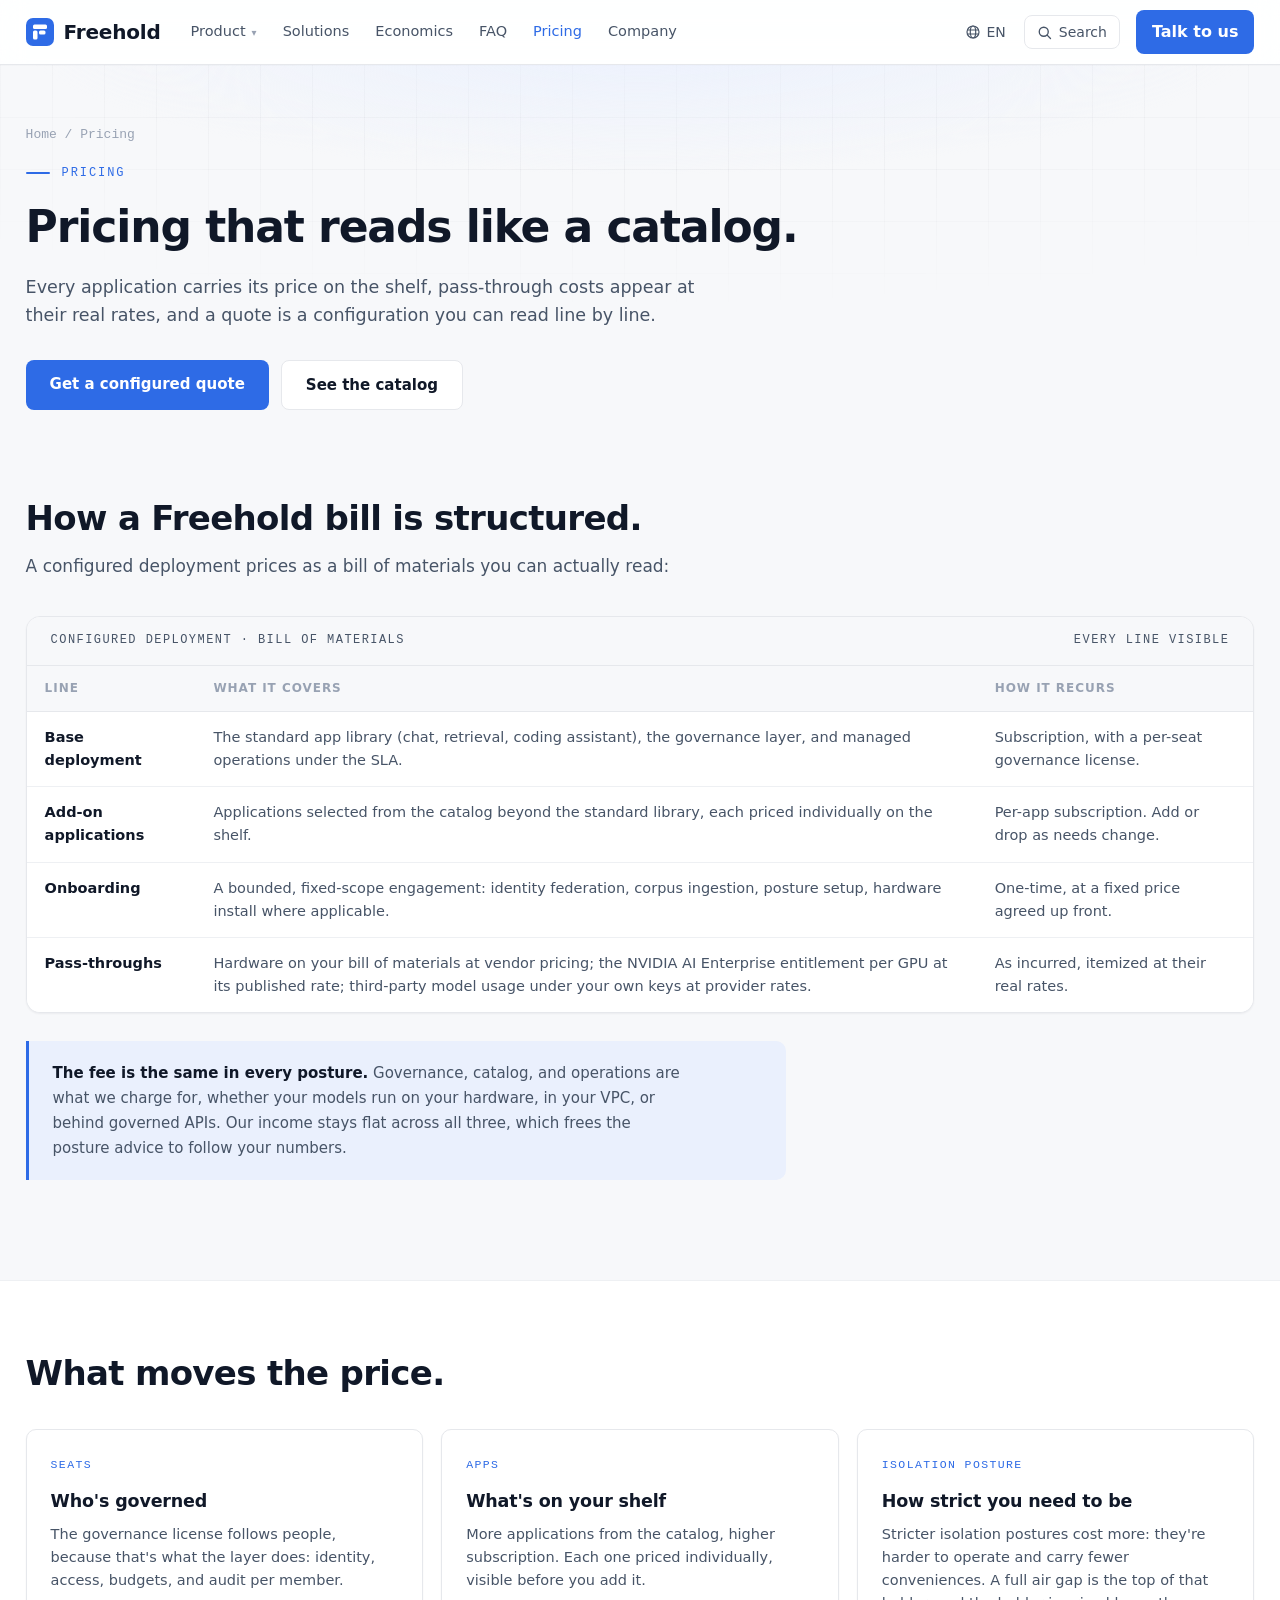
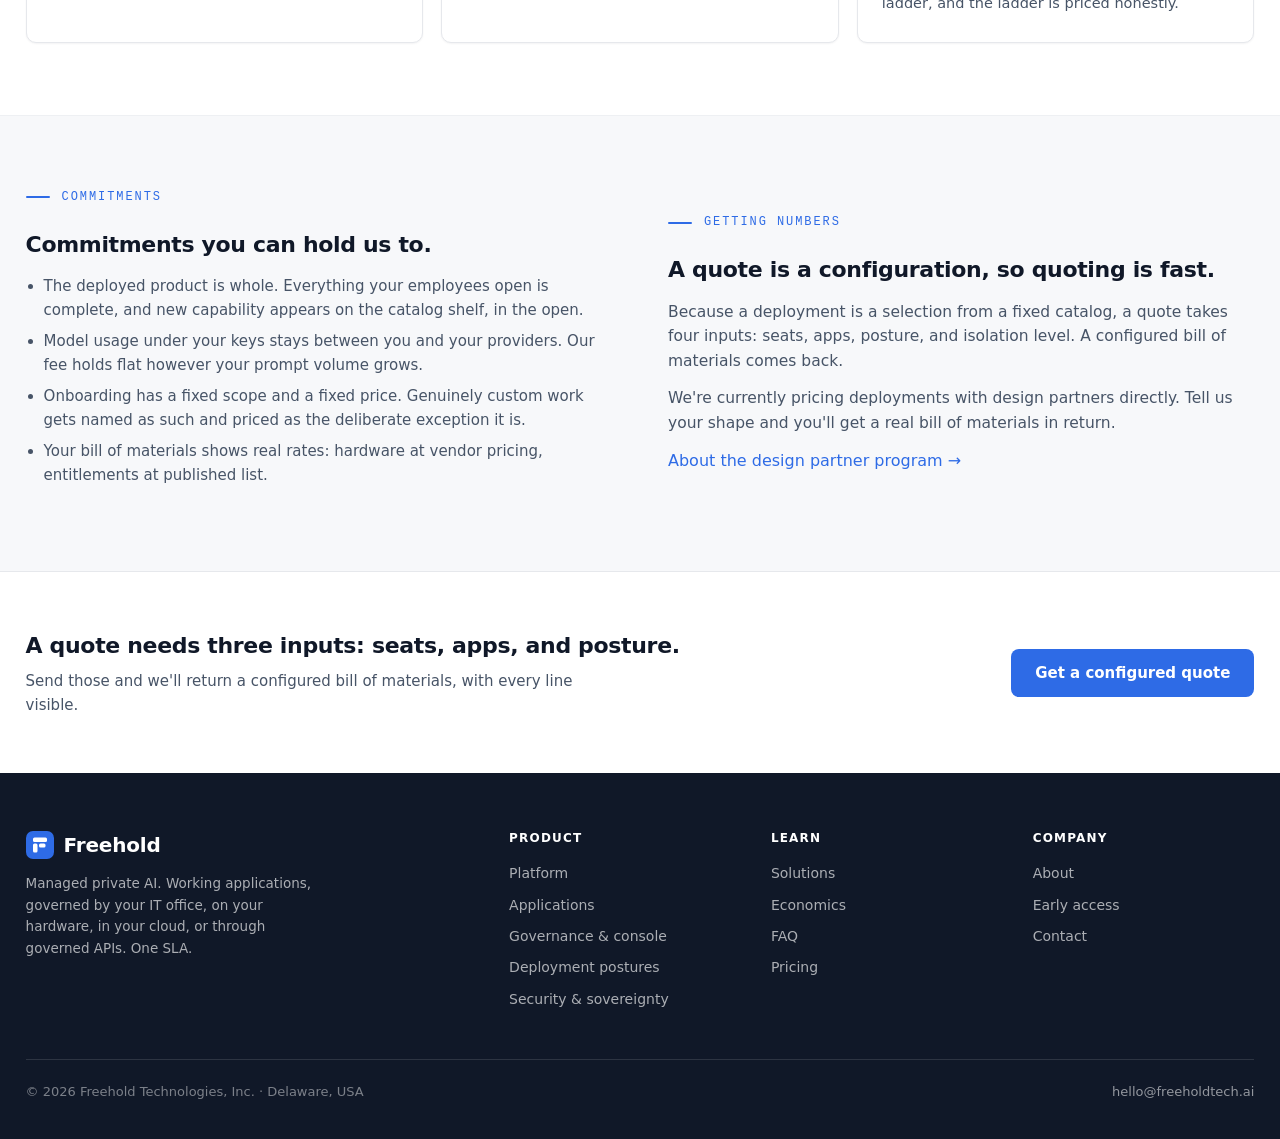
<file: pricing/index.html>
<!DOCTYPE html>
<html lang="en">
<head>
<meta charset="UTF-8">
<meta name="viewport" content="width=device-width, initial-scale=1.0">
<title>Pricing — Structured like the catalog | Freehold</title>
<meta name="description" content="Freehold pricing is structured like the product: a base deployment, transparent per-app add-ons, bounded fixed-scope onboarding, and pass-through costs at their real rates. The fee is the same in every posture.">
<meta property="og:title" content="Freehold Pricing — Structured like the catalog">
<meta property="og:description" content="Base deployment + transparent per-app add-ons + bounded onboarding. Pass-throughs at real rates. Posture-neutral fee.">
<meta property="og:type" content="website">
<meta property="og:url" content="https://freeholdtech.ai/pricing/">
<link rel="canonical" href="https://freeholdtech.ai/pricing/">
<link rel="icon" href="data:image/svg+xml,%3Csvg xmlns='http://www.w3.org/2000/svg' viewBox='0 0 28 28'%3E%3Crect width='28' height='28' rx='7' fill='%232e6be6'/%3E%3Crect x='7' y='6.5' width='14' height='4.5' rx='1.5' fill='white'/%3E%3Crect x='7' y='12.5' width='4.5' height='9' rx='1.5' fill='white'/%3E%3Crect x='13' y='12.5' width='6.5' height='4' rx='1.5' fill='white'/%3E%3C/svg%3E">
<link rel="stylesheet" href="../assets/site.css?v=10">
</head>
<body>

<header class="site-header">
  <div class="wrap header-inner">
    <a class="wordmark" href="../"><svg class="brand-tile" viewBox="0 0 28 28" aria-hidden="true"><rect width="28" height="28" rx="7" fill="var(--accent)"/><rect x="7" y="6.5" width="14" height="4.5" rx="1.5" fill="#fff"/><rect x="7" y="12.5" width="4.5" height="9" rx="1.5" fill="#fff"/><rect x="13" y="12.5" width="6.5" height="4" rx="1.5" fill="#fff"/></svg>Freehold</a>
    <input type="checkbox" id="nav-toggle" class="nav-toggle" aria-label="Toggle navigation">
    <nav class="main-nav" aria-label="Main">
      <ul>
        <li class="has-sub">
          <a href="../platform/">Product</a>
          <ul class="submenu">
            <li><a href="../platform/">Platform<span class="sub-d">A deployment that arrives working</span></a></li>
            <li><a href="../applications/">Applications<span class="sub-d">The catalog your employees open</span></a></li>
            <li><a href="../governance/">Governance &amp; console<span class="sub-d">Built for IT generalists</span></a></li>
            <li><a href="../deployment/">Deployment postures<span class="sub-d">On-prem, your cloud, governed API</span></a></li>
            <li><a href="../security/">Security &amp; sovereignty<span class="sub-d">Your data stays yours, by architecture</span></a></li>
          </ul>
        </li>
        <li><a href="../solutions/">Solutions</a></li>
        <li><a href="../economics/">Economics</a></li>
        <li><a href="../faq/">FAQ</a></li>
        <li><a href="../pricing/" aria-current="page">Pricing</a></li>
        <li><a href="../company/">Company</a></li>
      </ul>
    </nav>
    <div class="header-tools">
      <details class="lang-menu">
        <summary aria-label="Language: English"><svg width="16" height="16" viewBox="0 0 20 20" aria-hidden="true" fill="none" stroke="currentColor" stroke-width="1.5"><circle cx="10" cy="10" r="7.5"/><ellipse cx="10" cy="10" rx="3.4" ry="7.5"/><path d="M2.8 7.5h14.4M2.8 12.5h14.4"/></svg>EN</summary>
        <ul class="lang-list"><li><a href="./" aria-current="true">English</a></li></ul>
      </details>
      <button class="search-btn" type="button" data-search-open aria-label="Search the site"><svg width="15" height="15" viewBox="0 0 20 20" aria-hidden="true" fill="none" stroke="currentColor" stroke-width="1.8"><circle cx="9" cy="9" r="6"/><path d="M13.5 13.5L18 18" stroke-linecap="round"/></svg><span class="sb-label">Search</span></button>
      <a class="nav-cta" href="mailto:hello@freeholdtech.ai?subject=Freehold%20deployment">Talk to us</a>
      <label for="nav-toggle" class="nav-toggle-label"><svg width="20" height="20" viewBox="0 0 20 20" aria-hidden="true"><path d="M2 5h16M2 10h16M2 15h16" stroke="#101828" stroke-width="1.8" stroke-linecap="round"/></svg></label>
    </div>
  </div>
</header>

<div class="page-hero">
  <div class="hero-bg"></div>
  <div class="wrap">
    <div class="crumbs"><a href="../">Home</a> / Pricing</div>
    <div class="eyebrow">Pricing</div>
    <h1>Pricing that reads like a catalog.</h1>
    <p class="hero-sub">Every application carries its price on the shelf, pass-through costs appear at their real rates, and a quote is a configuration you can read line by line.</p>
    <div class="hero-ctas">
      <a class="btn btn-primary" href="mailto:hello@freeholdtech.ai?subject=Configured%20quote">Get a configured quote</a>
      <a class="btn btn-ghost" href="../applications/">See the catalog</a>
    </div>
  </div>
</div>

<section>
  <div class="wrap">
    <div class="sec-head">
      <h2>How a Freehold bill is structured.</h2>
      <p>A configured deployment prices as a bill of materials you can actually read:</p>
    </div>
    <div class="bom">
      <div class="bom-head"><span>Configured deployment · bill of materials</span><span>every line visible</span></div>
      <div class="tbl-scroll">
      <table>
        <thead><tr><th>Line</th><th>What it covers</th><th>How it recurs</th></tr></thead>
        <tbody>
          <tr>
            <td>Base deployment</td>
            <td>The standard app library (chat, retrieval, coding assistant), the governance layer, and managed operations under the SLA.</td>
            <td>Subscription, with a per-seat governance license.</td>
          </tr>
          <tr>
            <td>Add-on applications</td>
            <td>Applications selected from the catalog beyond the standard library, each priced individually on the shelf.</td>
            <td>Per-app subscription. Add or drop as needs change.</td>
          </tr>
          <tr>
            <td>Onboarding</td>
            <td>A bounded, fixed-scope engagement: identity federation, corpus ingestion, posture setup, hardware install where applicable.</td>
            <td>One-time, at a fixed price agreed up front.</td>
          </tr>
          <tr>
            <td>Pass-throughs</td>
            <td>Hardware on your bill of materials at vendor pricing; the NVIDIA AI Enterprise entitlement per GPU at its published rate; third-party model usage under your own keys at provider rates.</td>
            <td>As incurred, itemized at their real rates.</td>
          </tr>
        </tbody>
      </table>
      </div>
    </div>
    <div class="callout">
      <p><strong>The fee is the same in every posture.</strong> Governance, catalog, and operations are what we charge for, whether your models run on your hardware, in your VPC, or behind governed APIs. Our income stays flat across all three, which frees the posture advice to follow your numbers.</p>
    </div>
  </div>
</section>

<section class="alt">
  <div class="wrap">
    <div class="sec-head">
      <h2>What moves the price.</h2>
    </div>
    <div class="cards">
      <div class="card">
        <div class="k">Seats</div>
        <h3>Who's governed</h3>
        <p>The governance license follows people, because that's what the layer does: identity, access, budgets, and audit per member.</p>
      </div>
      <div class="card">
        <div class="k">Apps</div>
        <h3>What's on your shelf</h3>
        <p>More applications from the catalog, higher subscription. Each one priced individually, visible before you add it.</p>
      </div>
      <div class="card">
        <div class="k">Isolation posture</div>
        <h3>How strict you need to be</h3>
        <p>Stricter isolation postures cost more: they're harder to operate and carry fewer conveniences. A full air gap is the top of that ladder, and the ladder is priced honestly.</p>
      </div>
    </div>
  </div>
</section>

<section>
  <div class="wrap">
    <div class="split">
      <div class="txt">
        <div class="eyebrow">Commitments</div>
        <h3>Commitments you can hold us to.</h3>
        <ul>
          <li>The deployed product is whole. Everything your employees open is complete, and new capability appears on the catalog shelf, in the open.</li>
          <li>Model usage under your keys stays between you and your providers. Our fee holds flat however your prompt volume grows.</li>
          <li>Onboarding has a fixed scope and a fixed price. Genuinely custom work gets named as such and priced as the deliberate exception it is.</li>
          <li>Your bill of materials shows real rates: hardware at vendor pricing, entitlements at published list.</li>
        </ul>
      </div>
      <div class="txt">
        <div class="eyebrow">Getting numbers</div>
        <h3>A quote is a configuration, so quoting is fast.</h3>
        <p>Because a deployment is a selection from a fixed catalog, a quote takes four inputs: seats, apps, posture, and isolation level. A configured bill of materials comes back.</p>
        <p>We're currently pricing deployments with design partners directly. Tell us your shape and you'll get a real bill of materials in return.</p>
        <a class="foot-link" href="../company/#early-access">About the design partner program →</a>
      </div>
    </div>
  </div>
</section>

<div class="closer">
  <div class="wrap closer-inner">
    <div>
      <h3>A quote needs three inputs: seats, apps, and posture.</h3>
      <p>Send those and we'll return a configured bill of materials, with every line visible.</p>
    </div>
    <a class="btn btn-primary" href="mailto:hello@freeholdtech.ai?subject=Configured%20quote">Get a configured quote</a>
  </div>
</div>

<footer class="site-footer">
  <div class="wrap">
    <div class="foot-grid">
      <div class="foot-brand">
        <a class="wordmark" href="../"><svg class="brand-tile" viewBox="0 0 28 28" aria-hidden="true"><rect width="28" height="28" rx="7" fill="var(--accent)"/><rect x="7" y="6.5" width="14" height="4.5" rx="1.5" fill="#fff"/><rect x="7" y="12.5" width="4.5" height="9" rx="1.5" fill="#fff"/><rect x="13" y="12.5" width="6.5" height="4" rx="1.5" fill="#fff"/></svg>Freehold</a>
        <p>Managed private AI. Working applications, governed by your IT office, on your hardware, in your cloud, or through governed APIs. One SLA.</p>
      </div>
      <div class="foot-col">
        <h4>Product</h4>
        <ul>
          <li><a href="../platform/">Platform</a></li>
          <li><a href="../applications/">Applications</a></li>
          <li><a href="../governance/">Governance &amp; console</a></li>
          <li><a href="../deployment/">Deployment postures</a></li>
          <li><a href="../security/">Security &amp; sovereignty</a></li>
        </ul>
      </div>
      <div class="foot-col">
        <h4>Learn</h4>
        <ul>
          <li><a href="../solutions/">Solutions</a></li>
          <li><a href="../economics/">Economics</a></li>
          <li><a href="../faq/">FAQ</a></li>
          <li><a href="../pricing/">Pricing</a></li>
        </ul>
      </div>
      <div class="foot-col">
        <h4>Company</h4>
        <ul>
          <li><a href="../company/">About</a></li>
          <li><a href="../company/#early-access">Early access</a></li>
          <li><a href="mailto:hello@freeholdtech.ai">Contact</a></li>
        </ul>
      </div>
    </div>
    <div class="foot-legal">
      <span>© <span id="yr">2026</span> Freehold Technologies, Inc. · Delaware, USA</span>
      <span><a href="mailto:hello@freeholdtech.ai">hello@freeholdtech.ai</a></span>
    </div>
  </div>
</footer>

<script src="../assets/site.js?v=3"></script>
<div class="search-overlay" id="search-overlay" hidden>
  <div class="search-panel"><div id="search-box"></div></div>
</div>
<script src="../assets/search.js?v=1" defer></script>
</body>
</html>
</file>
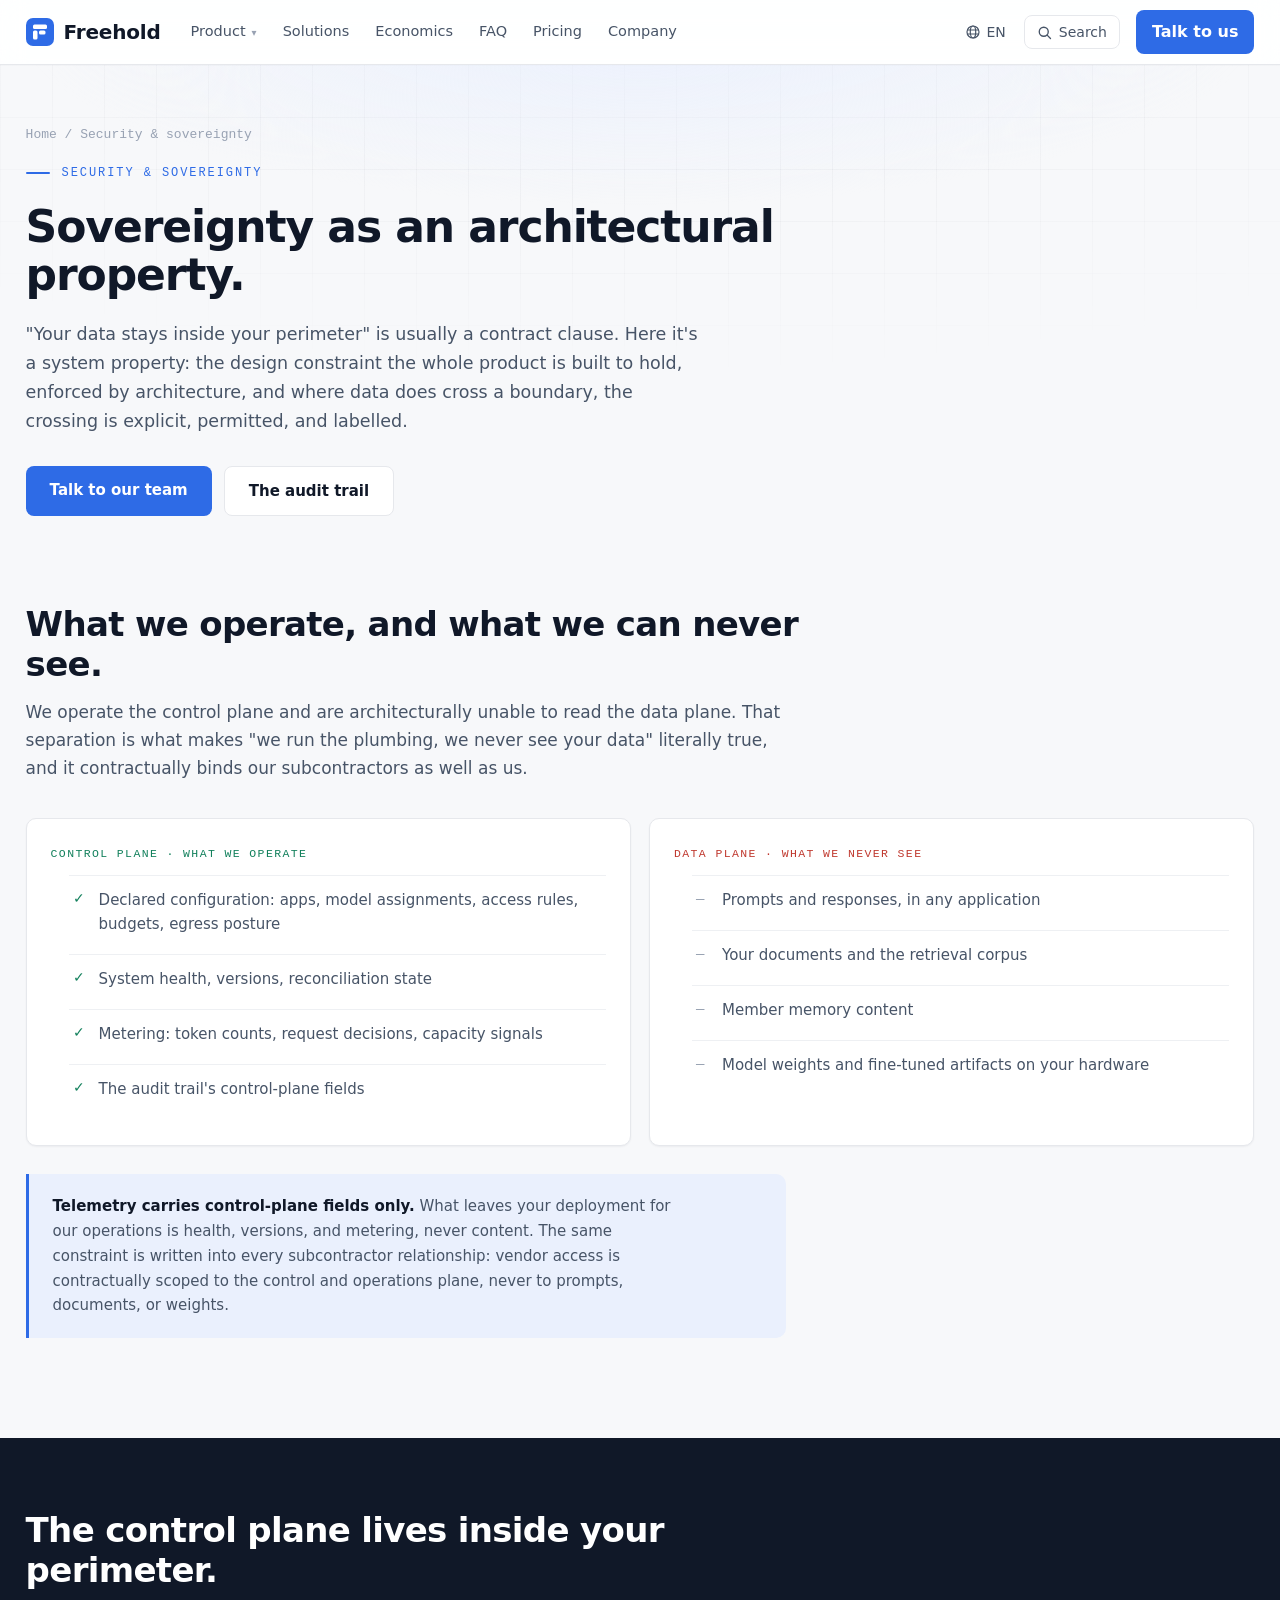
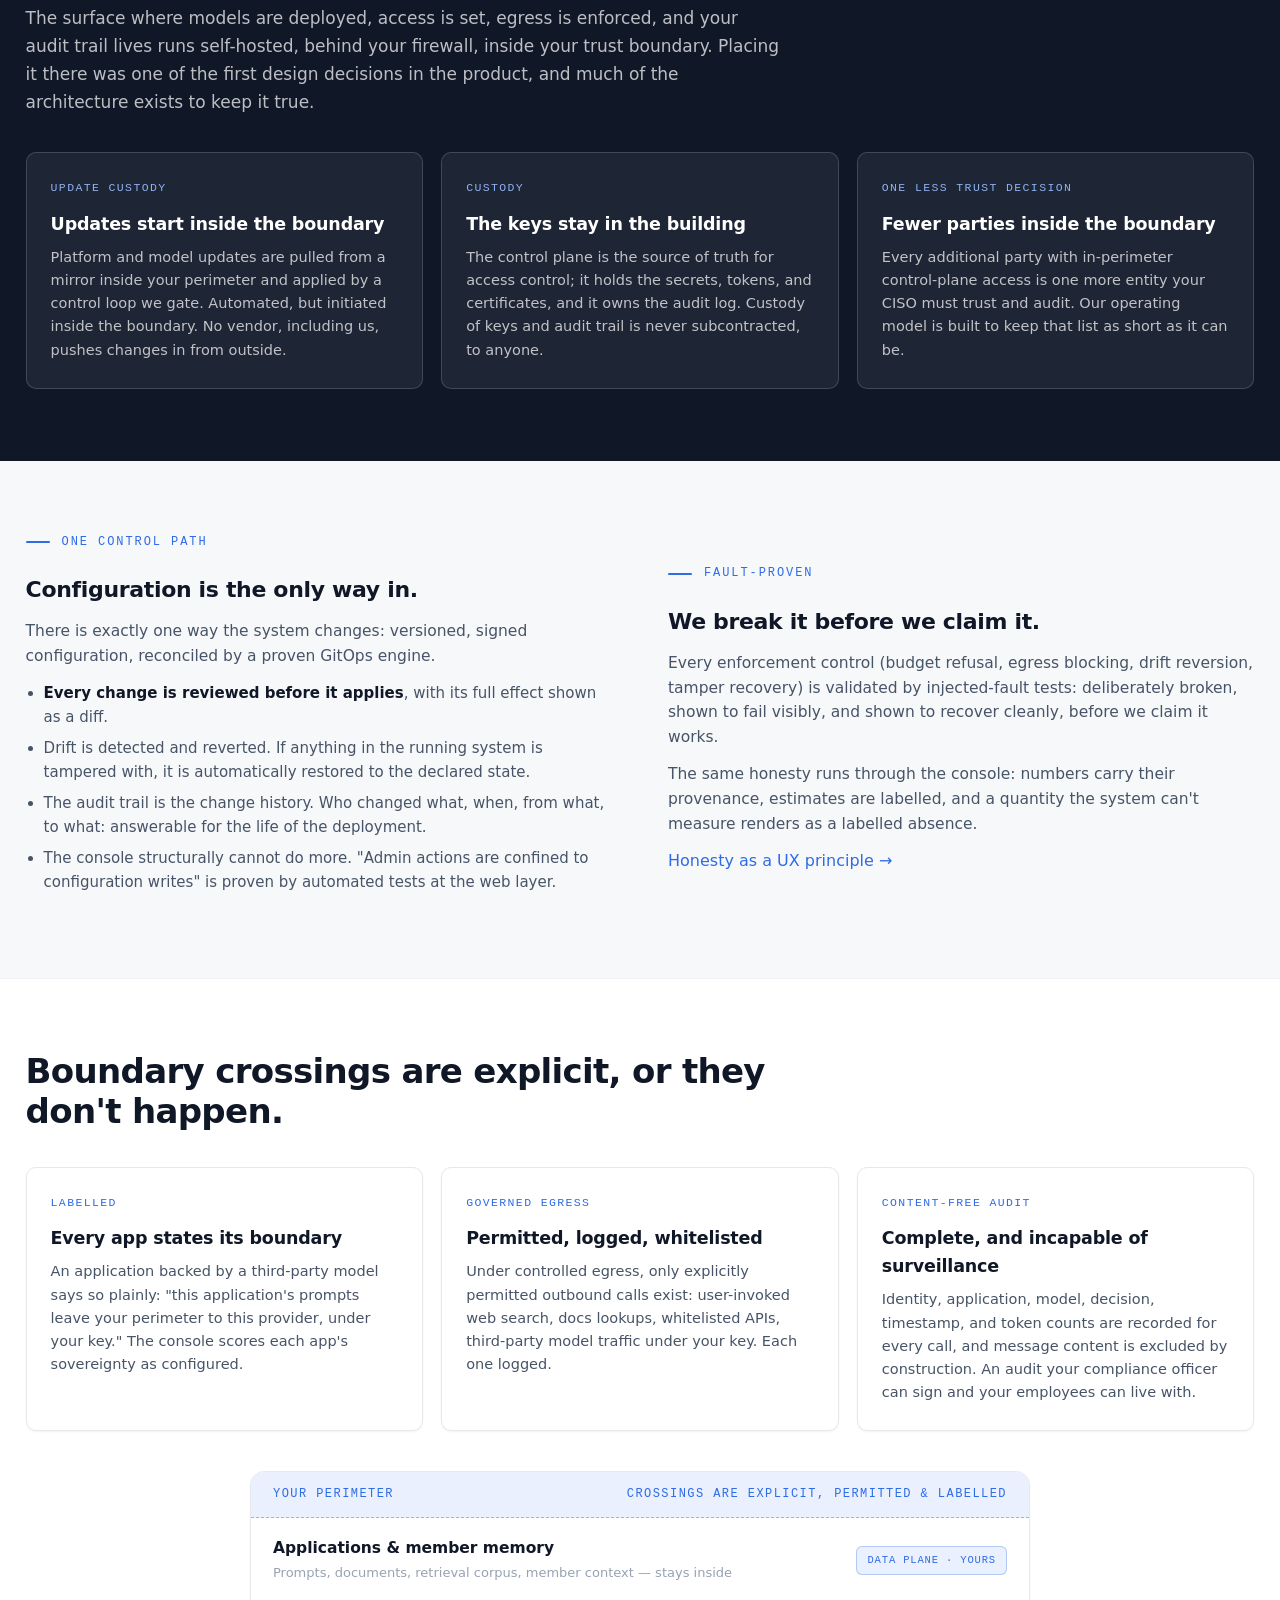
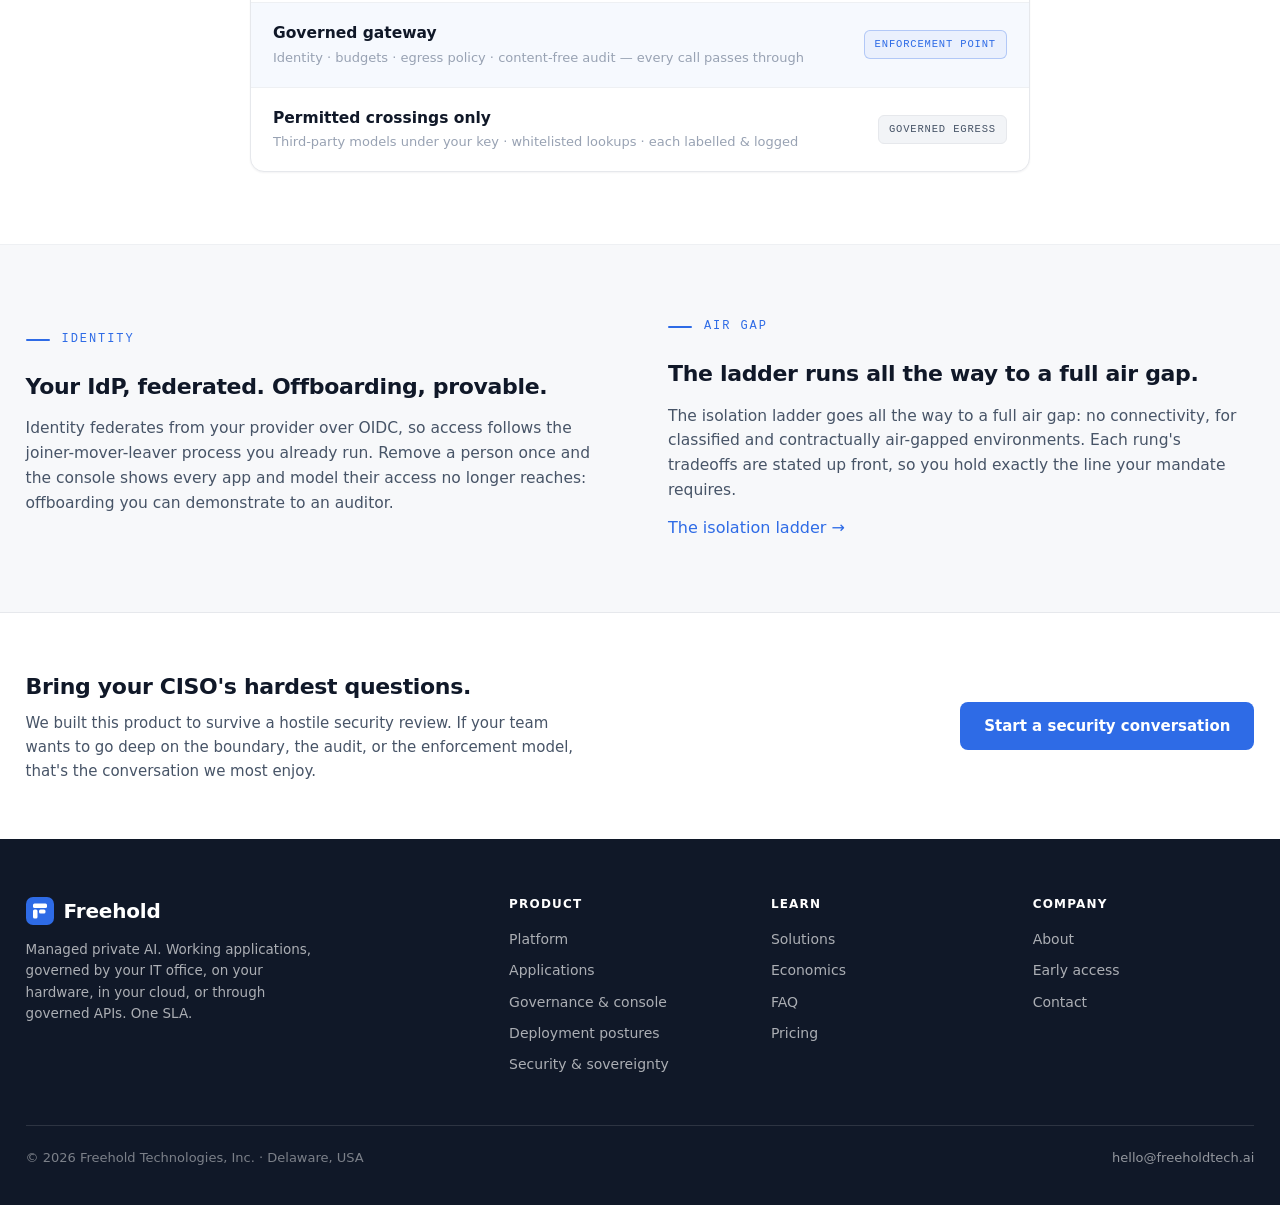
<file: security/index.html>
<!DOCTYPE html>
<html lang="en">
<head>
<meta charset="UTF-8">
<meta name="viewport" content="width=device-width, initial-scale=1.0">
<title>Security &amp; sovereignty — Your data stays yours, by architecture | Freehold</title>
<meta name="description" content="Freehold enforces data sovereignty as a system property: a self-hosted control plane inside your perimeter, structural separation from your data plane, a content-free audit trail, and fault-proven enforcement.">
<meta property="og:title" content="Freehold Security — Sovereignty as an architectural property">
<meta property="og:description" content="Self-hosted control plane, structural separation from your data, content-free audit, fault-proven enforcement.">
<meta property="og:type" content="website">
<meta property="og:url" content="https://freeholdtech.ai/security/">
<link rel="canonical" href="https://freeholdtech.ai/security/">
<link rel="icon" href="data:image/svg+xml,%3Csvg xmlns='http://www.w3.org/2000/svg' viewBox='0 0 28 28'%3E%3Crect width='28' height='28' rx='7' fill='%232e6be6'/%3E%3Crect x='7' y='6.5' width='14' height='4.5' rx='1.5' fill='white'/%3E%3Crect x='7' y='12.5' width='4.5' height='9' rx='1.5' fill='white'/%3E%3Crect x='13' y='12.5' width='6.5' height='4' rx='1.5' fill='white'/%3E%3C/svg%3E">
<link rel="stylesheet" href="../assets/site.css?v=10">
</head>
<body>

<header class="site-header">
  <div class="wrap header-inner">
    <a class="wordmark" href="../"><svg class="brand-tile" viewBox="0 0 28 28" aria-hidden="true"><rect width="28" height="28" rx="7" fill="var(--accent)"/><rect x="7" y="6.5" width="14" height="4.5" rx="1.5" fill="#fff"/><rect x="7" y="12.5" width="4.5" height="9" rx="1.5" fill="#fff"/><rect x="13" y="12.5" width="6.5" height="4" rx="1.5" fill="#fff"/></svg>Freehold</a>
    <input type="checkbox" id="nav-toggle" class="nav-toggle" aria-label="Toggle navigation">
    <nav class="main-nav" aria-label="Main">
      <ul>
        <li class="has-sub">
          <a href="../platform/">Product</a>
          <ul class="submenu">
            <li><a href="../platform/">Platform<span class="sub-d">A deployment that arrives working</span></a></li>
            <li><a href="../applications/">Applications<span class="sub-d">The catalog your employees open</span></a></li>
            <li><a href="../governance/">Governance &amp; console<span class="sub-d">Built for IT generalists</span></a></li>
            <li><a href="../deployment/">Deployment postures<span class="sub-d">On-prem, your cloud, governed API</span></a></li>
            <li><a href="../security/" aria-current="page">Security &amp; sovereignty<span class="sub-d">Your data stays yours, by architecture</span></a></li>
          </ul>
        </li>
        <li><a href="../solutions/">Solutions</a></li>
        <li><a href="../economics/">Economics</a></li>
        <li><a href="../faq/">FAQ</a></li>
        <li><a href="../pricing/">Pricing</a></li>
        <li><a href="../company/">Company</a></li>
      </ul>
    </nav>
    <div class="header-tools">
      <details class="lang-menu">
        <summary aria-label="Language: English"><svg width="16" height="16" viewBox="0 0 20 20" aria-hidden="true" fill="none" stroke="currentColor" stroke-width="1.5"><circle cx="10" cy="10" r="7.5"/><ellipse cx="10" cy="10" rx="3.4" ry="7.5"/><path d="M2.8 7.5h14.4M2.8 12.5h14.4"/></svg>EN</summary>
        <ul class="lang-list"><li><a href="./" aria-current="true">English</a></li></ul>
      </details>
      <button class="search-btn" type="button" data-search-open aria-label="Search the site"><svg width="15" height="15" viewBox="0 0 20 20" aria-hidden="true" fill="none" stroke="currentColor" stroke-width="1.8"><circle cx="9" cy="9" r="6"/><path d="M13.5 13.5L18 18" stroke-linecap="round"/></svg><span class="sb-label">Search</span></button>
      <a class="nav-cta" href="mailto:hello@freeholdtech.ai?subject=Freehold%20deployment">Talk to us</a>
      <label for="nav-toggle" class="nav-toggle-label"><svg width="20" height="20" viewBox="0 0 20 20" aria-hidden="true"><path d="M2 5h16M2 10h16M2 15h16" stroke="#101828" stroke-width="1.8" stroke-linecap="round"/></svg></label>
    </div>
  </div>
</header>

<div class="page-hero">
  <div class="hero-bg"></div>
  <div class="wrap">
    <div class="crumbs"><a href="../">Home</a> / Security &amp; sovereignty</div>
    <div class="eyebrow">Security &amp; Sovereignty</div>
    <h1>Sovereignty as an architectural property.</h1>
    <p class="hero-sub">"Your data stays inside your perimeter" is usually a contract clause. Here it's a system property: the design constraint the whole product is built to hold, enforced by architecture, and where data does cross a boundary, the crossing is explicit, permitted, and labelled.</p>
    <div class="hero-ctas">
      <a class="btn btn-primary" href="mailto:hello@freeholdtech.ai?subject=Security%20review">Talk to our team</a>
      <a class="btn btn-ghost" href="../governance/">The audit trail</a>
    </div>
  </div>
</div>

<section>
  <div class="wrap">
    <div class="sec-head">
      <h2>What we operate, and what we can never see.</h2>
      <p>We operate the control plane and are architecturally unable to read the data plane. That separation is what makes "we run the plumbing, we never see your data" literally true, and it contractually binds our subcontractors as well as us.</p>
    </div>
    <div class="cards two">
      <div class="card">
        <div class="k" style="color:var(--ok)">Control plane · what we operate</div>
        <ul class="checks">
          <li>Declared configuration: apps, model assignments, access rules, budgets, egress posture</li>
          <li>System health, versions, reconciliation state</li>
          <li>Metering: token counts, request decisions, capacity signals</li>
          <li>The audit trail's control-plane fields</li>
        </ul>
      </div>
      <div class="card">
        <div class="k" style="color:var(--bad)">Data plane · what we never see</div>
        <ul class="checks x">
          <li>Prompts and responses, in any application</li>
          <li>Your documents and the retrieval corpus</li>
          <li>Member memory content</li>
          <li>Model weights and fine-tuned artifacts on your hardware</li>
        </ul>
      </div>
    </div>
    <div class="callout">
      <p><strong>Telemetry carries control-plane fields only.</strong> What leaves your deployment for our operations is health, versions, and metering, never content. The same constraint is written into every subcontractor relationship: vendor access is contractually scoped to the control and operations plane, never to prompts, documents, or weights.</p>
    </div>
  </div>
</section>

<section class="ink">
  <div class="wrap">
    <div class="sec-head">
      <h2>The control plane lives inside your perimeter.</h2>
      <p>The surface where models are deployed, access is set, egress is enforced, and your audit trail lives runs self-hosted, behind your firewall, inside your trust boundary. Placing it there was one of the first design decisions in the product, and much of the architecture exists to keep it true.</p>
    </div>
    <div class="cards">
      <div class="card">
        <div class="k">Update custody</div>
        <h3>Updates start inside the boundary</h3>
        <p>Platform and model updates are pulled from a mirror inside your perimeter and applied by a control loop we gate. Automated, but initiated inside the boundary. No vendor, including us, pushes changes in from outside.</p>
      </div>
      <div class="card">
        <div class="k">Custody</div>
        <h3>The keys stay in the building</h3>
        <p>The control plane is the source of truth for access control; it holds the secrets, tokens, and certificates, and it owns the audit log. Custody of keys and audit trail is never subcontracted, to anyone.</p>
      </div>
      <div class="card">
        <div class="k">One less trust decision</div>
        <h3>Fewer parties inside the boundary</h3>
        <p>Every additional party with in-perimeter control-plane access is one more entity your CISO must trust and audit. Our operating model is built to keep that list as short as it can be.</p>
      </div>
    </div>
  </div>
</section>

<section>
  <div class="wrap">
    <div class="split">
      <div class="txt">
        <div class="eyebrow">One control path</div>
        <h3>Configuration is the only way in.</h3>
        <p>There is exactly one way the system changes: versioned, signed configuration, reconciled by a proven GitOps engine.</p>
        <ul>
          <li><strong>Every change is reviewed before it applies</strong>, with its full effect shown as a diff.</li>
          <li>Drift is detected and reverted. If anything in the running system is tampered with, it is automatically restored to the declared state.</li>
          <li>The audit trail is the change history. Who changed what, when, from what, to what: answerable for the life of the deployment.</li>
          <li>The console structurally cannot do more. "Admin actions are confined to configuration writes" is proven by automated tests at the web layer.</li>
        </ul>
      </div>
      <div class="txt">
        <div class="eyebrow">Fault-proven</div>
        <h3>We break it before we claim it.</h3>
        <p>Every enforcement control (budget refusal, egress blocking, drift reversion, tamper recovery) is validated by injected-fault tests: deliberately broken, shown to fail visibly, and shown to recover cleanly, before we claim it works.</p>
        <p>The same honesty runs through the console: numbers carry their provenance, estimates are labelled, and a quantity the system can't measure renders as a labelled absence.</p>
        <a class="foot-link" href="../governance/">Honesty as a UX principle →</a>
      </div>
    </div>
  </div>
</section>

<section class="alt">
  <div class="wrap">
    <div class="sec-head">
      <h2>Boundary crossings are explicit, or they don't happen.</h2>
    </div>
    <div class="cards">
      <div class="card">
        <div class="k">Labelled</div>
        <h3>Every app states its boundary</h3>
        <p>An application backed by a third-party model says so plainly: "this application's prompts leave your perimeter to this provider, under your key." The console scores each app's sovereignty as configured.</p>
      </div>
      <div class="card">
        <div class="k">Governed egress</div>
        <h3>Permitted, logged, whitelisted</h3>
        <p>Under controlled egress, only explicitly permitted outbound calls exist: user-invoked web search, docs lookups, whitelisted APIs, third-party model traffic under your key. Each one logged.</p>
      </div>
      <div class="card">
        <div class="k">Content-free audit</div>
        <h3>Complete, and incapable of surveillance</h3>
        <p>Identity, application, model, decision, timestamp, and token counts are recorded for every call, and message content is excluded by construction. An audit your compliance officer can sign and your employees can live with.</p>
      </div>
    </div>
    <div class="arch" style="max-width:780px;margin:40px auto 0">
      <div class="arch-perimeter"><span>Your perimeter</span><span>crossings are explicit, permitted &amp; labelled</span></div>
      <div class="layer">
        <div><div class="l-name">Applications &amp; member memory</div><div class="l-desc">Prompts, documents, retrieval corpus, member context — stays inside</div></div>
        <span class="l-tag tag-ours">Data plane · yours</span>
      </div>
      <div class="layer layer-ours">
        <div><div class="l-name">Governed gateway</div><div class="l-desc">Identity · budgets · egress policy · content-free audit — every call passes through</div></div>
        <span class="l-tag tag-ours">Enforcement point</span>
      </div>
      <div class="layer">
        <div><div class="l-name">Permitted crossings only</div><div class="l-desc">Third-party models under your key · whitelisted lookups · each labelled &amp; logged</div></div>
        <span class="l-tag tag-theirs">Governed egress</span>
      </div>
    </div>
  </div>
</section>

<section>
  <div class="wrap">
    <div class="split">
      <div class="txt">
        <div class="eyebrow">Identity</div>
        <h3>Your IdP, federated. Offboarding, provable.</h3>
        <p>Identity federates from your provider over OIDC, so access follows the joiner-mover-leaver process you already run. Remove a person once and the console shows every app and model their access no longer reaches: offboarding you can demonstrate to an auditor.</p>
      </div>
      <div class="txt">
        <div class="eyebrow">Air gap</div>
        <h3>The ladder runs all the way to a full air gap.</h3>
        <p>The isolation ladder goes all the way to a full air gap: no connectivity, for classified and contractually air-gapped environments. Each rung's tradeoffs are stated up front, so you hold exactly the line your mandate requires.</p>
        <a class="foot-link" href="../deployment/">The isolation ladder →</a>
      </div>
    </div>
  </div>
</section>

<div class="closer">
  <div class="wrap closer-inner">
    <div>
      <h3>Bring your CISO's hardest questions.</h3>
      <p>We built this product to survive a hostile security review. If your team wants to go deep on the boundary, the audit, or the enforcement model, that's the conversation we most enjoy.</p>
    </div>
    <a class="btn btn-primary" href="mailto:hello@freeholdtech.ai?subject=Security%20review">Start a security conversation</a>
  </div>
</div>

<footer class="site-footer">
  <div class="wrap">
    <div class="foot-grid">
      <div class="foot-brand">
        <a class="wordmark" href="../"><svg class="brand-tile" viewBox="0 0 28 28" aria-hidden="true"><rect width="28" height="28" rx="7" fill="var(--accent)"/><rect x="7" y="6.5" width="14" height="4.5" rx="1.5" fill="#fff"/><rect x="7" y="12.5" width="4.5" height="9" rx="1.5" fill="#fff"/><rect x="13" y="12.5" width="6.5" height="4" rx="1.5" fill="#fff"/></svg>Freehold</a>
        <p>Managed private AI. Working applications, governed by your IT office, on your hardware, in your cloud, or through governed APIs. One SLA.</p>
      </div>
      <div class="foot-col">
        <h4>Product</h4>
        <ul>
          <li><a href="../platform/">Platform</a></li>
          <li><a href="../applications/">Applications</a></li>
          <li><a href="../governance/">Governance &amp; console</a></li>
          <li><a href="../deployment/">Deployment postures</a></li>
          <li><a href="../security/">Security &amp; sovereignty</a></li>
        </ul>
      </div>
      <div class="foot-col">
        <h4>Learn</h4>
        <ul>
          <li><a href="../solutions/">Solutions</a></li>
          <li><a href="../economics/">Economics</a></li>
          <li><a href="../faq/">FAQ</a></li>
          <li><a href="../pricing/">Pricing</a></li>
        </ul>
      </div>
      <div class="foot-col">
        <h4>Company</h4>
        <ul>
          <li><a href="../company/">About</a></li>
          <li><a href="../company/#early-access">Early access</a></li>
          <li><a href="mailto:hello@freeholdtech.ai">Contact</a></li>
        </ul>
      </div>
    </div>
    <div class="foot-legal">
      <span>© <span id="yr">2026</span> Freehold Technologies, Inc. · Delaware, USA</span>
      <span><a href="mailto:hello@freeholdtech.ai">hello@freeholdtech.ai</a></span>
    </div>
  </div>
</footer>

<script src="../assets/site.js?v=3"></script>
<div class="search-overlay" id="search-overlay" hidden>
  <div class="search-panel"><div id="search-box"></div></div>
</div>
<script src="../assets/search.js?v=1" defer></script>
</body>
</html>
</file>
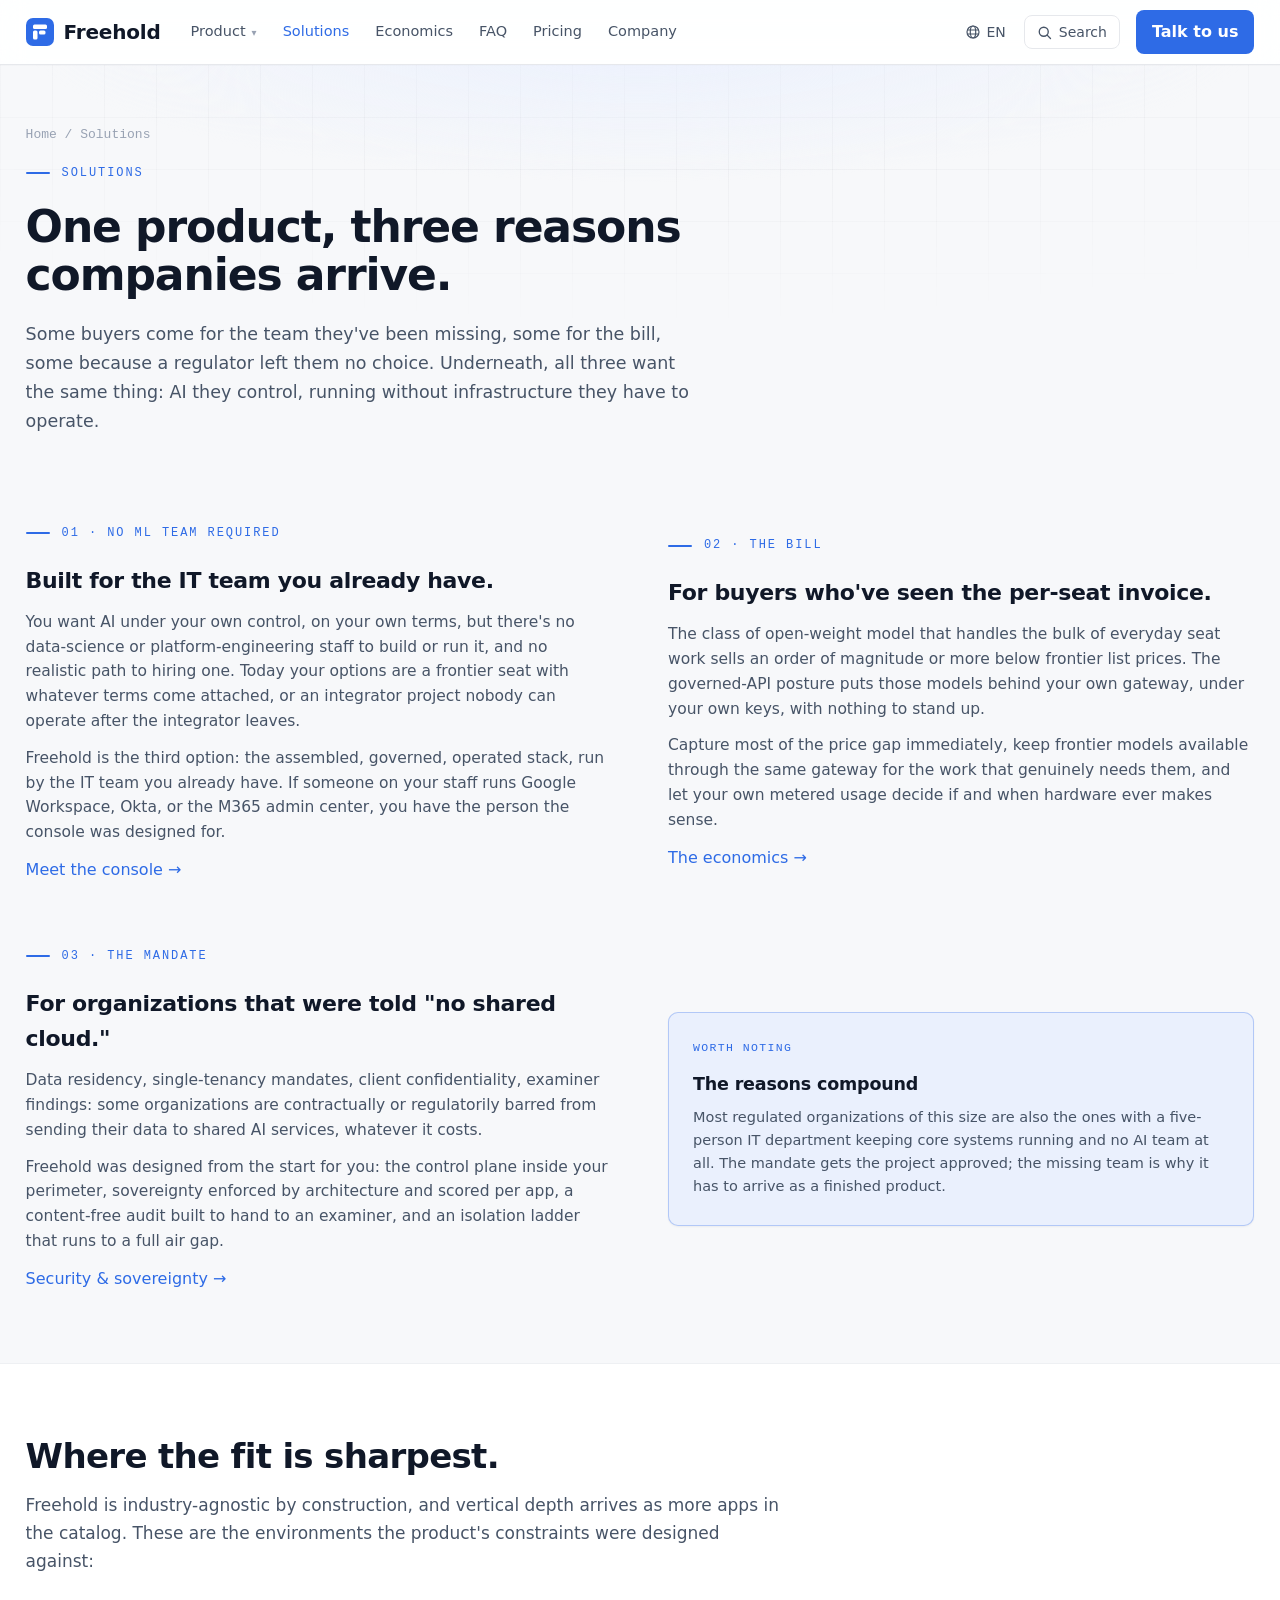
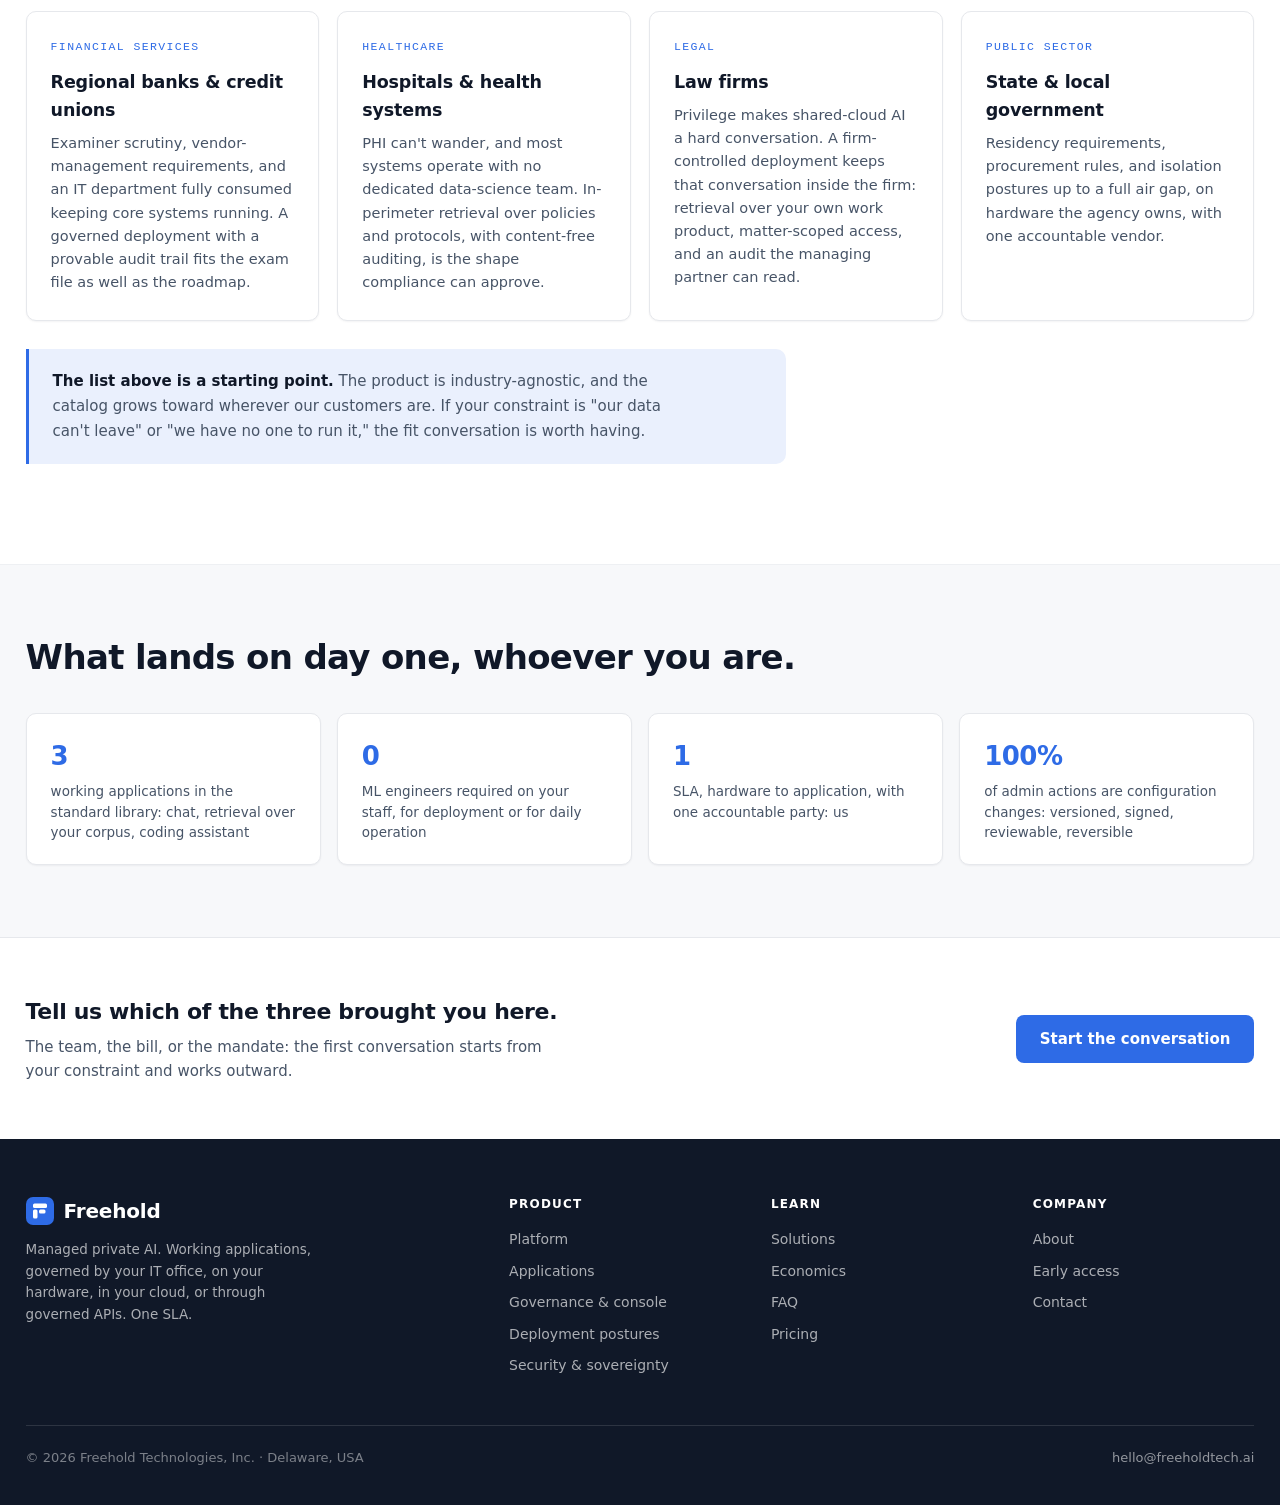
<file: solutions/index.html>
<!DOCTYPE html>
<html lang="en">
<head>
<meta charset="UTF-8">
<meta name="viewport" content="width=device-width, initial-scale=1.0">
<title>Solutions — Who Freehold is built for | Freehold</title>
<meta name="description" content="Freehold is built for companies without an ML or platform team: cost-driven buyers capturing the open-model price gap, and regulated organizations that need AI under their own control. Same product, three reasons to arrive.">
<meta property="og:title" content="Freehold Solutions — Who it's built for">
<meta property="og:description" content="Companies without a platform team, cost-driven buyers, and regulated organizations. Same product, three reasons to arrive.">
<meta property="og:type" content="website">
<meta property="og:url" content="https://freeholdtech.ai/solutions/">
<link rel="canonical" href="https://freeholdtech.ai/solutions/">
<link rel="icon" href="data:image/svg+xml,%3Csvg xmlns='http://www.w3.org/2000/svg' viewBox='0 0 28 28'%3E%3Crect width='28' height='28' rx='7' fill='%232e6be6'/%3E%3Crect x='7' y='6.5' width='14' height='4.5' rx='1.5' fill='white'/%3E%3Crect x='7' y='12.5' width='4.5' height='9' rx='1.5' fill='white'/%3E%3Crect x='13' y='12.5' width='6.5' height='4' rx='1.5' fill='white'/%3E%3C/svg%3E">
<link rel="stylesheet" href="../assets/site.css?v=10">
</head>
<body>

<header class="site-header">
  <div class="wrap header-inner">
    <a class="wordmark" href="../"><svg class="brand-tile" viewBox="0 0 28 28" aria-hidden="true"><rect width="28" height="28" rx="7" fill="var(--accent)"/><rect x="7" y="6.5" width="14" height="4.5" rx="1.5" fill="#fff"/><rect x="7" y="12.5" width="4.5" height="9" rx="1.5" fill="#fff"/><rect x="13" y="12.5" width="6.5" height="4" rx="1.5" fill="#fff"/></svg>Freehold</a>
    <input type="checkbox" id="nav-toggle" class="nav-toggle" aria-label="Toggle navigation">
    <nav class="main-nav" aria-label="Main">
      <ul>
        <li class="has-sub">
          <a href="../platform/">Product</a>
          <ul class="submenu">
            <li><a href="../platform/">Platform<span class="sub-d">A deployment that arrives working</span></a></li>
            <li><a href="../applications/">Applications<span class="sub-d">The catalog your employees open</span></a></li>
            <li><a href="../governance/">Governance &amp; console<span class="sub-d">Built for IT generalists</span></a></li>
            <li><a href="../deployment/">Deployment postures<span class="sub-d">On-prem, your cloud, governed API</span></a></li>
            <li><a href="../security/">Security &amp; sovereignty<span class="sub-d">Your data stays yours, by architecture</span></a></li>
          </ul>
        </li>
        <li><a href="../solutions/" aria-current="page">Solutions</a></li>
        <li><a href="../economics/">Economics</a></li>
        <li><a href="../faq/">FAQ</a></li>
        <li><a href="../pricing/">Pricing</a></li>
        <li><a href="../company/">Company</a></li>
      </ul>
    </nav>
    <div class="header-tools">
      <details class="lang-menu">
        <summary aria-label="Language: English"><svg width="16" height="16" viewBox="0 0 20 20" aria-hidden="true" fill="none" stroke="currentColor" stroke-width="1.5"><circle cx="10" cy="10" r="7.5"/><ellipse cx="10" cy="10" rx="3.4" ry="7.5"/><path d="M2.8 7.5h14.4M2.8 12.5h14.4"/></svg>EN</summary>
        <ul class="lang-list"><li><a href="./" aria-current="true">English</a></li></ul>
      </details>
      <button class="search-btn" type="button" data-search-open aria-label="Search the site"><svg width="15" height="15" viewBox="0 0 20 20" aria-hidden="true" fill="none" stroke="currentColor" stroke-width="1.8"><circle cx="9" cy="9" r="6"/><path d="M13.5 13.5L18 18" stroke-linecap="round"/></svg><span class="sb-label">Search</span></button>
      <a class="nav-cta" href="mailto:hello@freeholdtech.ai?subject=Freehold%20deployment">Talk to us</a>
      <label for="nav-toggle" class="nav-toggle-label"><svg width="20" height="20" viewBox="0 0 20 20" aria-hidden="true"><path d="M2 5h16M2 10h16M2 15h16" stroke="#101828" stroke-width="1.8" stroke-linecap="round"/></svg></label>
    </div>
  </div>
</header>

<div class="page-hero">
  <div class="hero-bg"></div>
  <div class="wrap">
    <div class="crumbs"><a href="../">Home</a> / Solutions</div>
    <div class="eyebrow">Solutions</div>
    <h1>One product, three reasons companies arrive.</h1>
    <p class="hero-sub">Some buyers come for the team they've been missing, some for the bill, some because a regulator left them no choice. Underneath, all three want the same thing: AI they control, running without infrastructure they have to operate.</p>
  </div>
</div>

<section>
  <div class="wrap">
    <div class="split">
      <div class="txt">
        <div class="eyebrow">01 · No ML team required</div>
        <h3>Built for the IT team you already have.</h3>
        <p>You want AI under your own control, on your own terms, but there's no data-science or platform-engineering staff to build or run it, and no realistic path to hiring one. Today your options are a frontier seat with whatever terms come attached, or an integrator project nobody can operate after the integrator leaves.</p>
        <p>Freehold is the third option: the assembled, governed, operated stack, run by the IT team you already have. If someone on your staff runs Google Workspace, Okta, or the M365 admin center, you have the person the console was designed for.</p>
        <a class="foot-link" href="../governance/">Meet the console →</a>
      </div>
      <div class="txt">
        <div class="eyebrow">02 · The bill</div>
        <h3>For buyers who've seen the per-seat invoice.</h3>
        <p>The class of open-weight model that handles the bulk of everyday seat work sells an order of magnitude or more below frontier list prices. The governed-API posture puts those models behind your own gateway, under your own keys, with nothing to stand up.</p>
        <p>Capture most of the price gap immediately, keep frontier models available through the same gateway for the work that genuinely needs them, and let your own metered usage decide if and when hardware ever makes sense.</p>
        <a class="foot-link" href="../economics/">The economics →</a>
      </div>
    </div>
    <div class="split">
      <div class="txt">
        <div class="eyebrow">03 · The mandate</div>
        <h3>For organizations that were told "no shared cloud."</h3>
        <p>Data residency, single-tenancy mandates, client confidentiality, examiner findings: some organizations are contractually or regulatorily barred from sending their data to shared AI services, whatever it costs.</p>
        <p>Freehold was designed from the start for you: the control plane inside your perimeter, sovereignty enforced by architecture and scored per app, a content-free audit built to hand to an examiner, and an isolation ladder that runs to a full air gap.</p>
        <a class="foot-link" href="../security/">Security &amp; sovereignty →</a>
      </div>
      <div>
        <div class="card" style="background:var(--accent-soft);border-color:rgba(46,107,230,.3)">
          <div class="k">Worth noting</div>
          <h3>The reasons compound</h3>
          <p>Most regulated organizations of this size are also the ones with a five-person IT department keeping core systems running and no AI team at all. The mandate gets the project approved; the missing team is why it has to arrive as a finished product.</p>
        </div>
      </div>
    </div>
  </div>
</section>

<section class="alt">
  <div class="wrap">
    <div class="sec-head">
      <h2>Where the fit is sharpest.</h2>
      <p>Freehold is industry-agnostic by construction, and vertical depth arrives as more apps in the catalog. These are the environments the product's constraints were designed against:</p>
    </div>
    <div class="cards four">
      <div class="card">
        <div class="k">Financial services</div>
        <h3>Regional banks &amp; credit unions</h3>
        <p>Examiner scrutiny, vendor-management requirements, and an IT department fully consumed keeping core systems running. A governed deployment with a provable audit trail fits the exam file as well as the roadmap.</p>
      </div>
      <div class="card">
        <div class="k">Healthcare</div>
        <h3>Hospitals &amp; health systems</h3>
        <p>PHI can't wander, and most systems operate with no dedicated data-science team. In-perimeter retrieval over policies and protocols, with content-free auditing, is the shape compliance can approve.</p>
      </div>
      <div class="card">
        <div class="k">Legal</div>
        <h3>Law firms</h3>
        <p>Privilege makes shared-cloud AI a hard conversation. A firm-controlled deployment keeps that conversation inside the firm: retrieval over your own work product, matter-scoped access, and an audit the managing partner can read.</p>
      </div>
      <div class="card">
        <div class="k">Public sector</div>
        <h3>State &amp; local government</h3>
        <p>Residency requirements, procurement rules, and isolation postures up to a full air gap, on hardware the agency owns, with one accountable vendor.</p>
      </div>
    </div>
    <div class="callout">
      <p><strong>The list above is a starting point.</strong> The product is industry-agnostic, and the catalog grows toward wherever our customers are. If your constraint is "our data can't leave" or "we have no one to run it," the fit conversation is worth having.</p>
    </div>
  </div>
</section>

<section>
  <div class="wrap">
    <div class="sec-head">
      <h2>What lands on day one, whoever you are.</h2>
    </div>
    <div class="stat-band">
      <div class="stat"><b>3</b><span>working applications in the standard library: chat, retrieval over your corpus, coding assistant</span></div>
      <div class="stat"><b>0</b><span>ML engineers required on your staff, for deployment or for daily operation</span></div>
      <div class="stat"><b>1</b><span>SLA, hardware to application, with one accountable party: us</span></div>
      <div class="stat"><b>100%</b><span>of admin actions are configuration changes: versioned, signed, reviewable, reversible</span></div>
    </div>
  </div>
</section>

<div class="closer">
  <div class="wrap closer-inner">
    <div>
      <h3>Tell us which of the three brought you here.</h3>
      <p>The team, the bill, or the mandate: the first conversation starts from your constraint and works outward.</p>
    </div>
    <a class="btn btn-primary" href="mailto:hello@freeholdtech.ai?subject=Freehold%20fit%20conversation">Start the conversation</a>
  </div>
</div>

<footer class="site-footer">
  <div class="wrap">
    <div class="foot-grid">
      <div class="foot-brand">
        <a class="wordmark" href="../"><svg class="brand-tile" viewBox="0 0 28 28" aria-hidden="true"><rect width="28" height="28" rx="7" fill="var(--accent)"/><rect x="7" y="6.5" width="14" height="4.5" rx="1.5" fill="#fff"/><rect x="7" y="12.5" width="4.5" height="9" rx="1.5" fill="#fff"/><rect x="13" y="12.5" width="6.5" height="4" rx="1.5" fill="#fff"/></svg>Freehold</a>
        <p>Managed private AI. Working applications, governed by your IT office, on your hardware, in your cloud, or through governed APIs. One SLA.</p>
      </div>
      <div class="foot-col">
        <h4>Product</h4>
        <ul>
          <li><a href="../platform/">Platform</a></li>
          <li><a href="../applications/">Applications</a></li>
          <li><a href="../governance/">Governance &amp; console</a></li>
          <li><a href="../deployment/">Deployment postures</a></li>
          <li><a href="../security/">Security &amp; sovereignty</a></li>
        </ul>
      </div>
      <div class="foot-col">
        <h4>Learn</h4>
        <ul>
          <li><a href="../solutions/">Solutions</a></li>
          <li><a href="../economics/">Economics</a></li>
          <li><a href="../faq/">FAQ</a></li>
          <li><a href="../pricing/">Pricing</a></li>
        </ul>
      </div>
      <div class="foot-col">
        <h4>Company</h4>
        <ul>
          <li><a href="../company/">About</a></li>
          <li><a href="../company/#early-access">Early access</a></li>
          <li><a href="mailto:hello@freeholdtech.ai">Contact</a></li>
        </ul>
      </div>
    </div>
    <div class="foot-legal">
      <span>© <span id="yr">2026</span> Freehold Technologies, Inc. · Delaware, USA</span>
      <span><a href="mailto:hello@freeholdtech.ai">hello@freeholdtech.ai</a></span>
    </div>
  </div>
</footer>

<script src="../assets/site.js?v=3"></script>
<div class="search-overlay" id="search-overlay" hidden>
  <div class="search-panel"><div id="search-box"></div></div>
</div>
<script src="../assets/search.js?v=1" defer></script>
</body>
</html>
</file>
<file: assets/site.css>
/* Freehold site — shared stylesheet.
   Palette adapted from the Bastion console design system (design/mockups). */

:root{
  --canvas:#f7f8fa; --surface:#ffffff; --hover:#f2f4f7;
  --border:#e6e8ec; --divider:#eef0f3;
  --ink:#101828; --ink-2:#475467; --muted:#98a2b3;
  --accent:#2e6be6; --accent-hover:#1f5bd4; --accent-soft:#eaf0fd;
  --ok:#12805c; --ok-soft:#e8f5ef;
  --warn:#b25e09; --warn-soft:#fdf3e4;
  --bad:#c0392f; --bad-soft:#fdecea;
  --pend:#6941c6; --pend-soft:#f1ecfb;
  --info:#1570b8; --info-soft:#e9f3fb;
  --r-card:10px; --r-btn:8px; --r-pill:999px;
  --sh-card:0 1px 2px rgba(16,24,40,.05);
  --sh-float:0 12px 40px rgba(16,24,40,.16);
  /* unslop-ignore: palette and type mirror the Bastion product console (gpu_msp_product
     design/mockups) so the site and the product read as one system; the deploy contract
     forbids external font requests, so faces come from the console's own stack. */
  --mono:"SF Mono","Cascadia Code",ui-monospace,Menlo,Consolas,monospace;
  --sans:Inter,-apple-system,BlinkMacSystemFont,"Segoe UI Variable","Segoe UI",system-ui,sans-serif;
}
*{margin:0;padding:0;box-sizing:border-box}
@media (prefers-reduced-motion:no-preference){html{scroll-behavior:smooth}}
body{
  background:var(--canvas); color:var(--ink);
  font-family:var(--sans); font-size:16px; line-height:1.6;
  -webkit-font-smoothing:antialiased;
  overflow-x:hidden;
}
a{color:var(--accent);text-decoration:none}
a:hover{text-decoration:underline}
:focus-visible{outline:2px solid var(--accent);outline-offset:2px}
.mono{font-family:var(--mono)}
.wrap{max-width:1440px;margin:0 auto;padding:0 clamp(16px,2vw,32px)}

/* ---------- header ---------- */
.site-header{
  position:sticky;top:0;z-index:60;background:rgba(255,255,255,.88);
  backdrop-filter:blur(12px);-webkit-backdrop-filter:blur(12px);
  border-bottom:1px solid var(--border);
}
.header-inner{display:flex;align-items:center;height:64px;gap:18px}
.wordmark{display:flex;align-items:center;gap:10px;color:var(--ink);font-weight:650;font-size:20px;letter-spacing:-.01em}
.wordmark:hover{text-decoration:none}
.brand-tile{width:28px;height:28px;flex:0 0 28px}
.main-nav{display:flex;align-items:center;gap:4px}
.main-nav>ul{display:flex;list-style:none;gap:2px;align-items:center}
.main-nav a{color:var(--ink-2);font-size:14.5px;font-weight:500;padding:8px 12px;border-radius:8px;display:block}
.main-nav a:hover{background:var(--hover);color:var(--ink);text-decoration:none}
.main-nav a[aria-current="page"]{color:var(--accent)}
.has-sub{position:relative}
.has-sub>a::after{content:"▾";font-size:10px;margin-left:6px;color:var(--muted)}
.submenu{
  display:none;position:absolute;top:100%;left:0;min-width:250px;padding:8px;
  background:var(--surface);border:1px solid var(--border);border-radius:12px;box-shadow:var(--sh-float);
  list-style:none;
}
.has-sub:hover .submenu,.has-sub:focus-within .submenu{display:block}
.submenu a{padding:9px 12px;border-radius:8px;font-weight:500}
.submenu .sub-d{display:block;font-size:12px;color:var(--muted);font-weight:400;margin-top:1px}
.nav-cta{
  background:var(--accent);color:#fff !important;font-weight:600;border-radius:var(--r-btn);
  padding:9px 16px !important;margin-left:8px;
}
.nav-cta:hover{background:var(--accent-hover) !important;text-decoration:none}
.nav-toggle{display:none}
.nav-toggle-label{display:none;cursor:pointer;padding:8px;border-radius:8px;border:1px solid var(--border);line-height:0}
.nav-toggle-label svg{display:block}
.header-tools{margin-left:auto;display:flex;align-items:center;gap:8px}
.lang-menu{position:relative}
.lang-menu>summary{list-style:none;cursor:pointer;display:flex;align-items:center;gap:6px;padding:8px 10px;border-radius:8px;color:var(--ink-2);font-size:14px;font-weight:500}
.lang-menu>summary::-webkit-details-marker{display:none}
.lang-menu>summary:hover,.lang-menu[open]>summary{background:var(--hover);color:var(--ink)}
.lang-list{position:absolute;right:0;top:100%;margin-top:6px;background:var(--surface);border:1px solid var(--border);border-radius:12px;box-shadow:var(--sh-float);padding:8px;min-width:150px;list-style:none}
.lang-list a{display:block;padding:9px 12px;border-radius:8px;font-size:14px;font-weight:500;color:var(--ink-2)}
.lang-list a:hover{background:var(--hover);color:var(--ink);text-decoration:none}
.lang-list a[aria-current]{color:var(--accent)}
.search-btn{display:flex;align-items:center;gap:7px;padding:8px 12px;border:1px solid var(--border);border-radius:8px;background:var(--surface);cursor:pointer;color:var(--ink-2);font-size:14px;font-weight:500;font-family:inherit}
.search-btn:hover{background:var(--hover);color:var(--ink)}
.search-overlay{position:fixed;inset:0;z-index:80;background:rgba(16,24,40,.45);padding:12vh 16px 0}
.search-overlay[hidden]{display:none}
.search-panel{max-width:640px;margin:0 auto;background:var(--surface);border-radius:14px;box-shadow:var(--sh-float);padding:16px;max-height:70vh;overflow:auto}
.ticker{margin-top:40px;margin-left:calc(50% - 50vw);margin-right:calc(50% - 50vw);overflow:hidden;mask-image:linear-gradient(90deg,transparent,#000 6%,#000 94%,transparent);-webkit-mask-image:linear-gradient(90deg,transparent,#000 6%,#000 94%,transparent)}
.ticker-track{display:flex;gap:10px;width:max-content;animation:ticker-scroll 72s linear infinite}
.ticker-track:hover{animation-play-state:paused}
.tick-set{display:flex;gap:10px}
.ticker .chip{flex:0 0 auto;white-space:nowrap}
@keyframes ticker-scroll{to{transform:translateX(-50%)}}
@media (prefers-reduced-motion:reduce){.ticker{margin-left:0;margin-right:0}.ticker-track{animation:none;width:auto;flex-wrap:wrap}.tick-set[aria-hidden]{display:none}}

/* ---------- hero ---------- */
.hero{position:relative;padding:96px 0 64px;overflow:hidden}
.hero-bg{
  position:absolute;inset:0;z-index:-1;pointer-events:none;
  background:
    radial-gradient(ellipse 70% 55% at 50% -10%, var(--accent-soft), transparent 70%),
    linear-gradient(rgba(16,24,40,.035) 1px, transparent 1px),
    linear-gradient(90deg, rgba(16,24,40,.035) 1px, transparent 1px);
  background-size:auto,52px 52px,52px 52px;
  mask-image:radial-gradient(ellipse 95% 80% at 50% 0%, black 30%, transparent 80%);
  -webkit-mask-image:radial-gradient(ellipse 95% 80% at 50% 0%, black 30%, transparent 80%);
}
.eyebrow{
  font-family:var(--mono);font-size:12px;letter-spacing:.16em;text-transform:uppercase;
  color:var(--accent);margin-bottom:20px;display:flex;align-items:center;gap:12px;
}
.eyebrow::before{content:"";width:24px;height:2px;background:var(--accent);display:inline-block;border-radius:2px}
.eyebrow.centered{justify-content:center}
h1{font-size:clamp(34px,5.4vw,56px);line-height:1.08;font-weight:700;letter-spacing:-.025em;max-width:840px}
h1 .dim{color:var(--muted)}
.hero-sub{margin-top:22px;font-size:18.5px;color:var(--ink-2);max-width:680px;line-height:1.65}
.hero-sub strong{color:var(--ink);font-weight:600}
.hero-ctas{margin-top:30px;display:flex;gap:12px;flex-wrap:wrap}
.btn{
  display:inline-block;text-decoration:none;font-size:15px;font-weight:600;
  padding:12px 24px;border-radius:var(--r-btn);transition:background .15s,border-color .15s,transform .15s;
}
.btn:hover{text-decoration:none}
.btn-primary{background:var(--accent);color:#fff}
.btn-primary:hover{background:var(--accent-hover);transform:translateY(-1px)}
.btn-ghost{color:var(--ink);border:1px solid var(--border);background:var(--surface)}
.btn-ghost:hover{border-color:var(--muted)}
.chip{
  font-family:var(--mono);font-size:12.5px;color:var(--ink-2);
  border:1px solid var(--border);border-radius:6px;padding:7px 14px;background:var(--surface);
}
.chip b{color:var(--accent);font-weight:600;margin-right:6px}

/* ---------- sections ---------- */
section{padding:72px 0}
/* the section directly after a hero starts sooner — hero bottom padding and section
   top padding otherwise stack into a dead zone */
.hero+section,.page-hero+section{padding-top:48px}
section.alt{background:var(--surface);border-top:1px solid var(--divider);border-bottom:1px solid var(--divider)}
.sec-head{margin-bottom:36px;max-width:780px}
.sec-head.centered{margin-left:auto;margin-right:auto;text-align:center}
h2{font-size:clamp(25px,3.4vw,34px);letter-spacing:-.02em;line-height:1.18;font-weight:700}
.sec-head p{margin-top:14px;color:var(--ink-2);font-size:17px;max-width:70ch;line-height:1.65}
.sec-head.centered p{margin-left:auto;margin-right:auto}
h3{letter-spacing:-.01em}

.cards{display:grid;grid-template-columns:repeat(3,1fr);gap:18px}
.cards.two{grid-template-columns:repeat(2,1fr)}
.cards.four{grid-template-columns:repeat(4,1fr)}
.card{
  background:var(--surface);border:1px solid var(--border);border-radius:var(--r-card);
  padding:26px 24px;box-shadow:var(--sh-card);transition:border-color .2s;
}
.card:hover{border-color:#d3d8e0}
.card .k{
  font-family:var(--mono);font-size:11.5px;letter-spacing:.12em;text-transform:uppercase;
  color:var(--accent);margin-bottom:12px;
}
.card h3{font-size:17.5px;font-weight:650;margin-bottom:8px}
.card p{font-size:14.5px;color:var(--ink-2);line-height:1.6}
.card ul{margin:10px 0 0 18px;font-size:14.5px;color:var(--ink-2)}
.card li{margin-bottom:6px}
.card .foot-link{display:inline-block;margin-top:14px;font-size:14px;font-weight:600}

/* split feature rows */
.split{display:grid;grid-template-columns:1fr 1fr;gap:56px;align-items:center;margin-bottom:64px}
.split:last-child{margin-bottom:0}
.split .txt h3{font-size:22px;font-weight:700;letter-spacing:-.015em;margin-bottom:12px}
.split .txt p{color:var(--ink-2);font-size:15.5px;margin-bottom:12px}
.split .txt ul{margin:0 0 12px 18px;color:var(--ink-2);font-size:15px}
.split .txt li{margin-bottom:7px}
.split .txt li strong{color:var(--ink)}

/* pill / status chips */
.pill{
  display:inline-block;font-family:var(--mono);font-size:11.5px;letter-spacing:.05em;
  border-radius:var(--r-pill);padding:4px 11px;white-space:nowrap;
}
.pill-ok{color:var(--ok);background:var(--ok-soft)}
.pill-info{color:var(--info);background:var(--info-soft)}
.pill-warn{color:var(--warn);background:var(--warn-soft)}
.pill-pend{color:var(--pend);background:var(--pend-soft)}
.pill-accent{color:var(--accent);background:var(--accent-soft)}
.pill-muted{color:var(--ink-2);background:var(--hover)}
.app-grid{display:grid;grid-template-columns:repeat(3,1fr);gap:20px}
.app-card{background:var(--surface);border:1px solid var(--border);border-radius:var(--r-card);padding:22px;box-shadow:var(--sh-card);display:flex;flex-direction:column;gap:12px}
.app-head{display:flex;align-items:center;gap:12px}
.app-git{margin-left:auto;display:flex;padding:7px;border-radius:8px;color:var(--muted)}
.app-git:hover{color:var(--ink);background:var(--hover)}
.app-logo{width:40px;height:40px;border-radius:8px;object-fit:contain;background:#fff;border:1px solid var(--divider);padding:4px;flex:0 0 40px}
.app-head h3{font-size:17px;margin:0}
.app-cat{font-size:12.5px;color:var(--muted)}
.app-card>p{color:var(--ink-2);font-size:14.5px;line-height:1.6}
.app-card ul{padding-left:18px;color:var(--ink-2);font-size:14px;line-height:1.6}
.app-card ul li{margin-top:4px}
.app-why{background:var(--accent-soft);border-radius:8px;padding:10px 12px;font-size:14px;line-height:1.55}
.app-why .k{font-size:11px;letter-spacing:.08em;text-transform:uppercase;color:var(--accent);font-weight:600;margin-bottom:3px}
.app-meta{margin-top:auto;display:flex;align-items:center;justify-content:space-between;gap:10px;flex-wrap:wrap;font-size:13px}
.app-lic{font-family:var(--mono);font-size:11.5px;color:var(--muted)}
.change-rec{background:var(--surface);border:1px solid var(--border);border-radius:var(--r-card);box-shadow:var(--sh-card);overflow:hidden}
.cr-head{display:flex;justify-content:space-between;align-items:center;gap:10px;padding:14px 18px;border-bottom:1px solid var(--divider)}
.cr-title{font-size:14px;font-weight:650}
.cr-steps{display:grid;grid-template-columns:1fr 1fr 1fr;padding:12px 18px;border-bottom:1px solid var(--divider)}
.cr-steps>div{text-align:center}
.cr-steps>div+div{border-left:1px solid var(--divider)}
.cr-k{font-size:10.5px;letter-spacing:.07em;text-transform:uppercase;color:var(--muted)}
.cr-k.cr-on{color:var(--accent)}
.cr-v{font-size:12.5px;margin-top:2px}
.cr-diff{background:#0f1728;padding:14px 18px;font-family:var(--mono);font-size:12px;line-height:1.8}
.cr-ctx{color:#8899b4}
.cr-del{color:#f0997b;background:rgba(216,90,48,.12)}
.cr-add{color:#5dcaa5;background:rgba(29,158,117,.12)}
.cr-foot{display:flex;justify-content:space-between;gap:8px;flex-wrap:wrap;padding:10px 18px;font-size:12px;color:var(--ink-2)}
.cr-foot span:last-child{color:var(--muted)}

/* stat band */
.stat-band{
  display:grid;grid-template-columns:repeat(4,1fr);gap:16px;
}
.stat{
  background:var(--surface);border:1px solid var(--border);border-radius:var(--r-card);
  padding:22px 24px;box-shadow:var(--sh-card);
}
.stat b{display:block;font-size:26px;letter-spacing:-.02em;color:var(--accent);font-weight:700;font-variant-numeric:tabular-nums}
.stat span{font-size:13.5px;color:var(--ink-2);display:block;margin-top:4px;line-height:1.5}

/* tables */
.tbl-scroll{overflow-x:auto;border:1px solid var(--border);border-radius:var(--r-card);background:var(--surface);box-shadow:var(--sh-card)}
table{width:100%;border-collapse:collapse;font-size:14.5px;min-width:640px}
th{
  text-align:left;font-size:12px;letter-spacing:.08em;text-transform:uppercase;color:var(--muted);
  font-weight:600;padding:13px 18px;border-bottom:1px solid var(--border);background:var(--canvas);
}
td{padding:14px 18px;border-bottom:1px solid var(--divider);color:var(--ink-2);vertical-align:top}
td:first-child{color:var(--ink);font-weight:600}
tr:last-child td{border-bottom:none}

/* architecture diagram */
.arch{
  border:1px solid var(--border);border-radius:14px;overflow:hidden;
  background:var(--surface);box-shadow:var(--sh-card);
}
.arch-perimeter{
  font-family:var(--mono);font-size:12px;letter-spacing:.12em;text-transform:uppercase;
  color:var(--accent);padding:13px 22px;border-bottom:1px dashed rgba(46,107,230,.45);
  background:var(--accent-soft);display:flex;justify-content:space-between;align-items:center;gap:10px;
}
.layer{
  padding:18px 22px;border-bottom:1px solid var(--divider);
  display:flex;justify-content:space-between;align-items:center;gap:16px;
}
.layer:last-child{border-bottom:none}
.layer .l-name{font-weight:650;font-size:15.5px}
.layer .l-desc{font-size:13px;color:var(--muted);margin-top:2px}
.layer .l-tag{
  font-family:var(--mono);font-size:10.5px;letter-spacing:.08em;text-transform:uppercase;
  white-space:nowrap;padding:5px 10px;border-radius:6px;
}
.tag-ours{color:var(--accent);background:var(--accent-soft);border:1px solid rgba(46,107,230,.3)}
.tag-theirs{color:var(--ink-2);background:var(--hover);border:1px solid var(--border)}
.layer-ours{background:rgba(46,107,230,.04)}
.arch-note{text-align:center;margin-top:16px;font-size:13px;color:var(--muted);font-family:var(--mono)}

/* faux console product shot */
.shot{
  border:1px solid var(--border);border-radius:14px;background:var(--surface);
  box-shadow:var(--sh-float);overflow:hidden;font-size:13px;
}
.shot-top{
  display:flex;align-items:center;gap:8px;padding:10px 14px;border-bottom:1px solid var(--divider);
  background:var(--canvas);
}
.shot-dot{width:10px;height:10px;border-radius:50%;background:var(--border)}
.shot-url{
  font-family:var(--mono);font-size:11px;color:var(--muted);background:var(--surface);
  border:1px solid var(--border);border-radius:6px;padding:3px 10px;margin-left:8px;
}
.shot-body{display:flex;min-height:300px}
.shot-side{width:168px;border-right:1px solid var(--divider);padding:12px 8px;flex:0 0 168px;background:var(--surface)}
.shot-brand{display:flex;align-items:center;gap:7px;padding:2px 8px 10px;font-weight:650;font-size:13px}
.shot-brand .brand-tile{width:20px;height:20px;flex:0 0 20px}
.shot-nav{list-style:none}
.shot-nav li{padding:6px 8px;border-radius:6px;color:var(--ink-2);font-size:12px;margin-bottom:1px}
.shot-nav li span{display:block;font-size:10px;color:var(--muted)}
.shot-nav li.on{background:var(--accent-soft);color:var(--accent)}
.shot-nav li.on span{color:var(--accent);opacity:.75}
.shot-main{flex:1;padding:16px 18px;background:var(--canvas)}
.shot-h{font-size:15px;font-weight:650;margin-bottom:2px}
.shot-sub{font-size:11px;color:var(--muted);margin-bottom:12px}
.shot-kpis{display:grid;grid-template-columns:repeat(3,1fr);gap:8px;margin-bottom:10px}
.shot-kpi{background:var(--surface);border:1px solid var(--border);border-radius:8px;padding:10px 12px}
.shot-kpi .kl{font-size:10px;letter-spacing:.07em;text-transform:uppercase;color:var(--muted)}
.shot-kpi .kv{font-size:16px;font-weight:650;margin-top:2px;font-variant-numeric:tabular-nums}
.shot-kpi .kv .u{font-size:10.5px;color:var(--muted);font-weight:500}
.shot-row{
  background:var(--surface);border:1px solid var(--border);border-radius:8px;padding:9px 12px;
  display:flex;justify-content:space-between;align-items:center;gap:8px;margin-bottom:6px;
}
.shot-row .rn{font-weight:600;font-size:12px}
.shot-row .rd{font-size:10.5px;color:var(--muted)}
.shot-note{font-size:10.5px;color:var(--muted);margin-top:8px;font-family:var(--mono)}

/* numbered steps */
.steps{display:grid;grid-template-columns:repeat(3,1fr);gap:18px;counter-reset:step}
.step{
  background:var(--surface);border:1px solid var(--border);border-radius:var(--r-card);
  padding:26px 24px;box-shadow:var(--sh-card);counter-increment:step;position:relative;
}
.step::before{
  content:counter(step,decimal-leading-zero);font-family:var(--mono);font-size:12px;
  color:var(--accent);background:var(--accent-soft);border-radius:6px;padding:4px 9px;
  display:inline-block;margin-bottom:14px;letter-spacing:.08em;
}
.step h3{font-size:17px;font-weight:650;margin-bottom:8px}
.step p{font-size:14.5px;color:var(--ink-2)}

/* checklists */
.checks{list-style:none}
.checks li{
  padding:12px 0 12px 30px;border-top:1px solid var(--divider);position:relative;
  color:var(--ink-2);font-size:15px;line-height:1.6;max-width:72ch;
}
.checks li strong{color:var(--ink)}
.checks li::before{
  content:"✓";font-family:var(--mono);position:absolute;left:4px;top:12px;color:var(--ok);font-size:14px;
}
.checks.x li::before{content:"—";color:var(--muted)}

/* FAQ */
.faq details{
  background:var(--surface);border:1px solid var(--border);border-radius:var(--r-card);
  margin-bottom:10px;box-shadow:var(--sh-card);
}
.faq summary{
  cursor:pointer;padding:18px 22px;font-weight:650;font-size:16px;list-style:none;
  display:flex;justify-content:space-between;align-items:center;gap:14px;
}
.faq summary::-webkit-details-marker{display:none}
.faq summary::after{content:"+";font-family:var(--mono);color:var(--muted);font-size:18px;flex:0 0 auto}
.faq details[open] summary::after{content:"–"}
.faq .a{padding:0 22px 22px;color:var(--ink-2);font-size:15px;max-width:72ch;line-height:1.65}
.faq .a p{margin-bottom:10px}
.faq .a p:last-child{margin-bottom:0}
.faq .a ul{margin:0 0 10px 18px}

/* callout */
.callout{
  border-left:3px solid var(--accent);background:var(--accent-soft);
  border-radius:0 10px 10px 0;padding:20px 24px;margin:28px 0;max-width:760px;
}
.callout p{color:var(--ink-2);font-size:15px;line-height:1.65;max-width:66ch}
.callout p strong{color:var(--ink)}
.callout.warn{border-left-color:var(--warn);background:var(--warn-soft)}

/* definition block (kept from v1 brand) */
.definition{
  font-family:var(--mono);border-left:3px solid var(--accent);
  padding:16px 24px;margin:0 0 40px;max-width:640px;
  background:var(--accent-soft);border-radius:0 10px 10px 0;
}
.definition .word{font-size:18px;color:var(--ink);letter-spacing:.02em}
.definition .pos{color:var(--muted);font-style:italic;margin:0 8px;font-size:13px}
.definition .sense{display:block;margin-top:8px;font-size:13.5px;color:var(--ink-2);line-height:1.7}
.definition .sense em{color:var(--accent);font-style:normal}

/* page hero (interior pages) */
.page-hero{padding:60px 0 40px;position:relative;overflow:hidden}
.page-hero h1{font-size:clamp(30px,4.4vw,44px)}
.page-hero .hero-sub{font-size:17.5px}
.crumbs{font-size:13px;color:var(--muted);margin-bottom:18px;font-family:var(--mono)}
.crumbs a{color:var(--muted)}
.crumbs a:hover{color:var(--accent)}

/* CTA band — left-aligned on purpose; the centered closing band is a template tell */
.cta-band{
  background:var(--ink);color:#fff;padding:80px 0;
}
.cta-band h2{color:#fff;max-width:680px}
.cta-band p{margin:16px 0 0;max-width:60ch;color:rgba(255,255,255,.75);font-size:16.5px}
.cta-band .btn-ghost{color:#fff;border-color:rgba(255,255,255,.3);background:transparent}
.cta-band .btn-ghost:hover{border-color:rgba(255,255,255,.6)}
.contact-line{margin-top:24px;font-family:var(--mono);font-size:14px;color:rgba(255,255,255,.6)}
.contact-line a{color:#8fb1f3}

/* footer */
.site-footer{background:var(--ink);color:rgba(255,255,255,.65);font-size:14px;padding:56px 0 36px}
.cta-band+.site-footer{border-top:1px solid rgba(255,255,255,.12)}
.foot-grid{display:grid;grid-template-columns:2fr 1fr 1fr 1fr;gap:40px;margin-bottom:40px}
.foot-brand .wordmark{color:#fff;margin-bottom:12px}
.foot-brand p{font-size:13.5px;line-height:1.6;max-width:300px}
.foot-col h4{
  color:#fff;font-size:12px;letter-spacing:.1em;text-transform:uppercase;font-weight:600;margin-bottom:14px;
}
.foot-col ul{list-style:none}
.foot-col li{margin-bottom:9px}
.foot-col a{color:rgba(255,255,255,.65)}
.foot-col a:hover{color:#fff}
.foot-legal{
  border-top:1px solid rgba(255,255,255,.12);padding-top:22px;display:flex;
  justify-content:space-between;gap:14px;flex-wrap:wrap;font-size:13px;color:rgba(255,255,255,.45);
}
.foot-legal a{color:rgba(255,255,255,.55)}

/* ---------- per-page signature components ----------
   Each page gets one structure that expresses its own content; these exist so
   pages stop sharing a single stamped rhythm. Use each on its page only. */

/* object chain — governance: people → groups → applications → models */
.chain{display:grid;grid-template-columns:repeat(4,1fr);border:1px solid var(--border);border-radius:14px;overflow:visible;background:var(--surface);box-shadow:var(--sh-card)}
.chain-node{padding:28px 26px;border-right:1px solid var(--divider);position:relative}
.chain-node:last-child{border-right:none}
.chain-node .k{font-family:var(--mono);font-size:11.5px;letter-spacing:.12em;text-transform:uppercase;color:var(--accent);margin-bottom:12px}
.chain-node h3{font-size:17px;font-weight:650;margin-bottom:8px}
.chain-node p{font-size:14px;color:var(--ink-2);line-height:1.6}
.chain-node::after{content:"→";position:absolute;right:-14px;top:26px;width:28px;height:28px;border-radius:50%;background:var(--accent);color:#fff;display:flex;align-items:center;justify-content:center;font-size:13px;z-index:2}
.chain-node:last-child::after{content:none}

/* isolation ladder — deployment: rungs step inward as connectivity opens */
.ladder{max-width:840px}
.rung{display:flex;gap:26px;align-items:flex-start;padding:26px 28px;background:var(--surface);border:1px solid var(--border);border-radius:12px;box-shadow:var(--sh-card);margin-bottom:16px}
.rung-step{font-family:var(--mono);font-size:11px;letter-spacing:.1em;text-transform:uppercase;color:var(--muted);flex:0 0 104px;padding-top:4px}
.rung h3{font-size:17.5px;font-weight:650;margin-bottom:6px}
.rung p{font-size:14.5px;color:var(--ink-2);margin-bottom:10px}
.rung.common{border-color:rgba(46,107,230,.4);background:linear-gradient(180deg,var(--accent-soft),var(--surface))}
.rung:nth-child(2){margin-left:44px}
.rung:nth-child(3){margin-left:88px}

/* bill-of-materials document — pricing: the table styled as the thing it describes */
.bom{border:1px solid var(--border);border-radius:14px;background:var(--surface);box-shadow:var(--sh-card);overflow:hidden}
.bom-head{font-family:var(--mono);font-size:12px;letter-spacing:.12em;text-transform:uppercase;color:var(--ink-2);padding:14px 24px;border-bottom:1px solid var(--border);background:var(--canvas);display:flex;justify-content:space-between;gap:12px;flex-wrap:wrap}
.bom .tbl-scroll{border:none;border-radius:0;box-shadow:none}

/* perimeter band — security's dark section, the only ink-background section on the site */
section.ink{background:var(--ink);border-top:none;border-bottom:none}
section.ink h2{color:#fff}
section.ink .sec-head p{color:rgba(255,255,255,.72)}
section.ink .card{background:rgba(255,255,255,.06);border-color:rgba(255,255,255,.16);box-shadow:none}
section.ink .card:hover{border-color:rgba(255,255,255,.3)}
section.ink .card h3{color:#fff}
section.ink .card p{color:rgba(255,255,255,.72)}
section.ink .card .k{color:#8fb1f3}

/* numbered rail — platform's what's-in-the-box, rows instead of boxes */
.rail{border-top:1px solid var(--border)}
.rail-row{display:grid;grid-template-columns:110px 1fr auto;gap:30px;align-items:start;padding:32px 4px;border-bottom:1px solid var(--border)}
.rail-num{font-family:var(--mono);font-size:12px;color:var(--accent);letter-spacing:.1em;padding-top:5px}
.rail-row h3{font-size:19px;font-weight:650;margin-bottom:8px}
.rail-row p{color:var(--ink-2);font-size:15px;max-width:62ch}
.rail-row .foot-link{white-space:nowrap;padding-top:4px}

/* ruled compare columns — economics' three sources, no boxes */
.compare{display:grid;grid-template-columns:repeat(3,1fr);gap:44px}
.compare-col{border-top:3px solid var(--accent);padding-top:20px}
.compare-col .k{font-family:var(--mono);font-size:11.5px;letter-spacing:.12em;text-transform:uppercase;color:var(--accent);margin-bottom:10px}
.compare-col h3{font-size:18px;font-weight:650;margin-bottom:8px}
.compare-col p{font-size:14.5px;color:var(--ink-2)}

/* compact closer — interior pages end here; the dark band is reserved for home + company */
.closer{border-top:1px solid var(--border);background:var(--surface);padding:56px 0}
.closer-inner{display:flex;align-items:center;justify-content:space-between;gap:28px;flex-wrap:wrap}
.closer h3{font-size:22px;letter-spacing:-.015em;font-weight:700}
.closer p{color:var(--ink-2);font-size:15px;margin-top:6px;max-width:58ch}

/* ---------- responsive ---------- */
@media (max-width:960px){
  .cards,.cards.four{grid-template-columns:repeat(2,1fr)}
  .app-grid{grid-template-columns:repeat(2,1fr)}
  .stat-band{grid-template-columns:repeat(2,1fr)}
  .steps{grid-template-columns:1fr}
  .split{grid-template-columns:1fr;gap:28px}
  .foot-grid{grid-template-columns:1fr 1fr}
  .chain{grid-template-columns:1fr}
  .chain-node{border-right:none;border-bottom:1px solid var(--divider)}
  .chain-node:last-child{border-bottom:none}
  .chain-node::after{content:"↓";right:auto;left:26px;top:auto;bottom:-14px}
  .chain-node:last-child::after{content:none}
  .rung:nth-child(2),.rung:nth-child(3){margin-left:0}
  .compare{grid-template-columns:1fr;gap:28px}
  .rail-row{grid-template-columns:1fr;gap:8px}
}
@media (max-width:1080px){
  /* mobile nav */
  .nav-toggle-label{display:block}
  .main-nav{
    display:none;position:fixed;inset:64px 0 auto 0;background:var(--surface);
    border-bottom:1px solid var(--border);box-shadow:var(--sh-float);
    max-height:calc(100vh - 64px);overflow-y:auto;
  }
  .nav-toggle:checked~.main-nav{display:block}
  .main-nav>ul{flex-direction:column;align-items:stretch;gap:0;padding:12px 16px 18px}
  .main-nav a{padding:12px 10px;font-size:16px}
  .has-sub>a{display:none}
  .submenu{
    display:block;position:static;min-width:0;border:none;box-shadow:none;padding:0;background:transparent;
  }
  .lang-menu{display:none}
  .search-btn .sb-label{display:none}
}
@media (max-width:720px){
  .cards,.cards.two,.cards.four{grid-template-columns:1fr}
  .app-grid{grid-template-columns:1fr}
  .stat-band{grid-template-columns:1fr 1fr}
  .hero{padding:64px 0 44px}
  .page-hero{padding:44px 0 30px}
  section{padding:52px 0}
  .hero+section,.page-hero+section{padding-top:40px}
  .split{margin-bottom:48px}
  .layer{flex-direction:column;align-items:flex-start;gap:8px}
  .shot-side{display:none}
}
</file>
